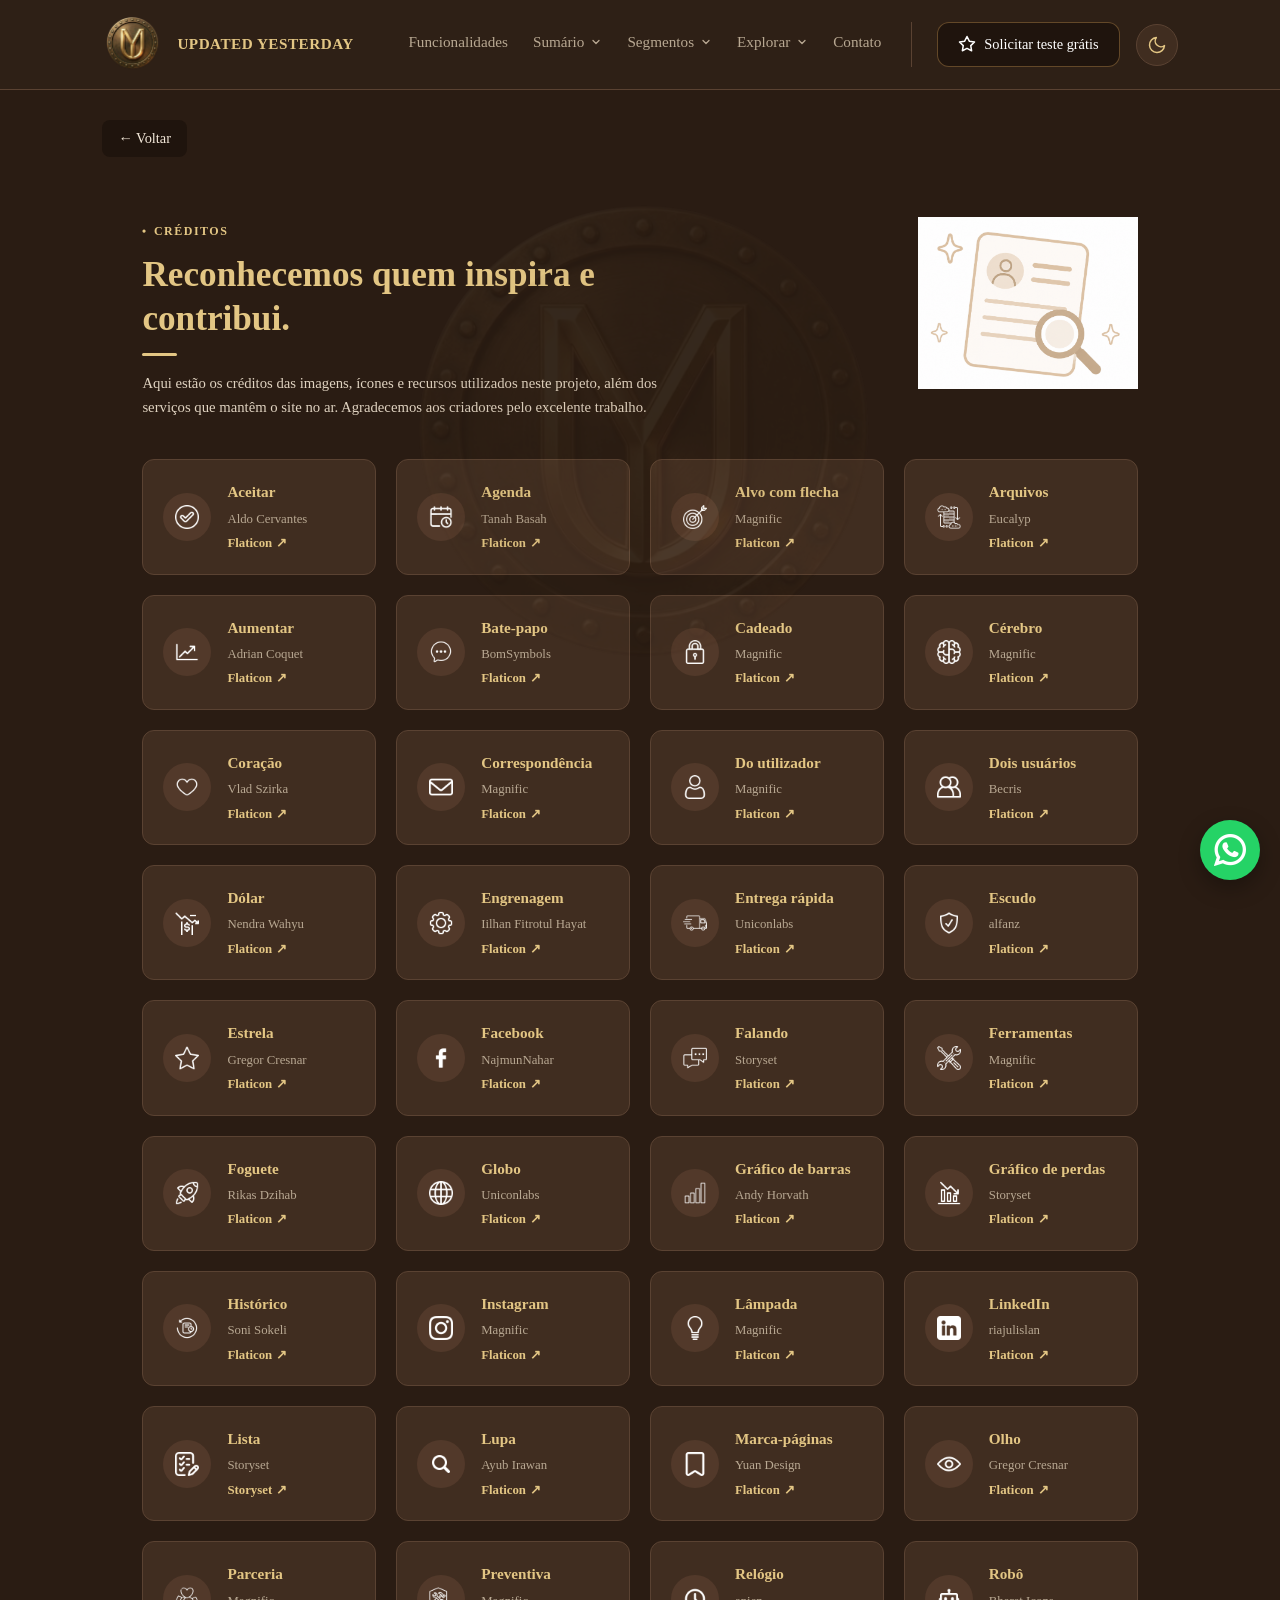
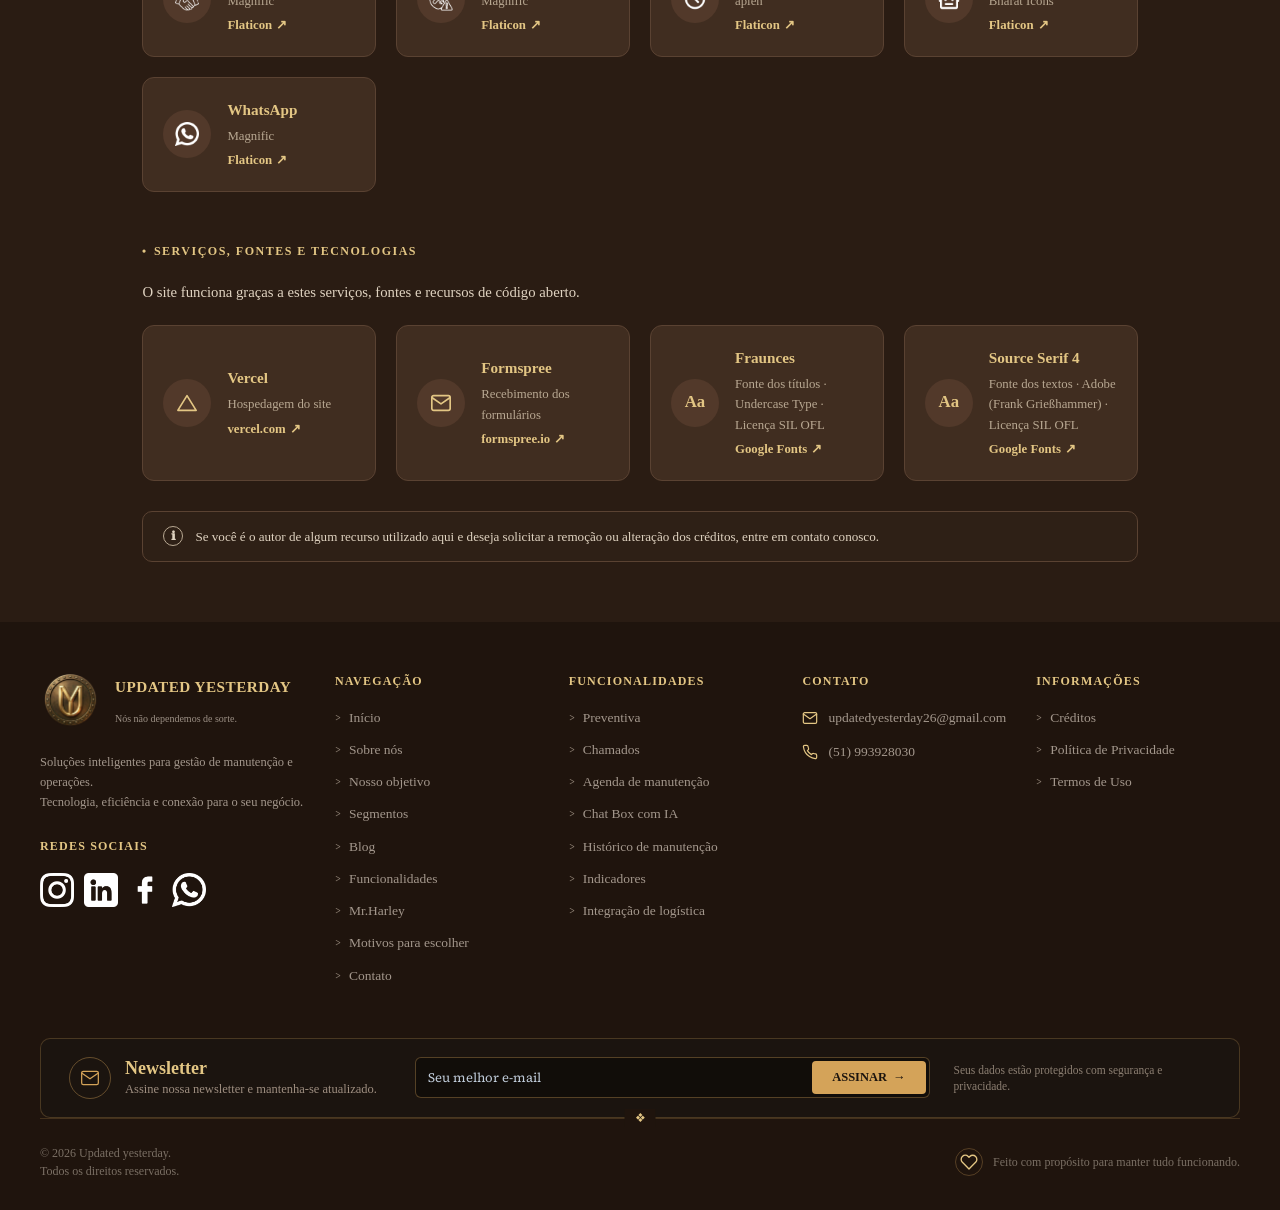
<file: creditos.html>
<!DOCTYPE html>
<html lang="pt-BR" class="tema-escuro">
<head>
    <meta charset="UTF-8">
    <meta name="viewport" content="width=device-width, initial-scale=1.0">
    <script>
        (function () {
            var r = document.documentElement;
            r.classList.add('tema-escuro', 'js-reveal');
            try { if (localStorage.getItem('uy-tema') === 'claro') r.classList.remove('tema-escuro'); } catch (e) {}
            // Plano B: se o scroll-reveal.js não carregar, nada fica escondido.
            setTimeout(function () { if (!window.__uyReveal) r.classList.remove('js-reveal'); }, 3000);
        })();
    </script>
    <meta name="description" content="Créditos de imagens, ícones, fontes e serviços utilizados no site da Updated Yesterday.">
    <meta name="theme-color" content="#2B231D">
    <meta property="og:type" content="website">
    <meta property="og:title" content="Créditos — Updated Yesterday">
    <meta property="og:description" content="Créditos de imagens, ícones, fontes e serviços utilizados no site da Updated Yesterday.">
    <meta property="og:image" content="Imagens/logotipo.png">
    <meta name="referrer" content="strict-origin-when-cross-origin">
    <meta http-equiv="Content-Security-Policy" content="upgrade-insecure-requests">
    <title>Créditos — Updated Yesterday</title>
    <link rel="preconnect" href="https://fonts.googleapis.com">
    <link rel="preconnect" href="https://fonts.gstatic.com" crossorigin>
    <link rel="stylesheet" href="https://fonts.googleapis.com/css2?family=Fraunces:opsz,wght@9..144,600;9..144,700&family=Source+Serif+4:wght@400;600;700&display=swap">
    <link rel="stylesheet" href="style.css">
    <link rel="icon" type="image/png" href="Imagens/logotipo.png">
</head>
<body>

    <!-- CABEÇALHO -->
<header class="cabecalho">
        <a href="index.html" class="conteiner-logo">
            <img src="Imagens/logotipo.png" alt="Logo Updated Yesterday" class="imagem-logo">
            <div class="textos-logo">
                <span class="titulo-logo">UPDATED YESTERDAY</span>
            </div>
        </a>

        <nav class="navegacao">
            <ul class="lista-menu">
                <li><a href="index.html#funcionalidades" class="link-direto">Funcionalidades</a></li>
                <li class="item-submenu">
                    <button type="button" class="link-submenu" aria-haspopup="true" aria-expanded="false">Sumário <svg viewBox="0 0 24 24" aria-hidden="true"><polyline points="6 9 12 15 18 9"></polyline></svg></button>
                    <ul class="submenu"><li><a href="index.html#hero">Início</a></li><li><a href="index.html#problema">O problema</a></li><li><a href="index.html#sistema">O sistema</a></li><li><a href="index.html#como-funciona">Como funciona</a></li><li><a href="index.html#funcionalidades">Funcionalidades</a></li><li><a href="index.html#mr-harley">Mr.Harley</a></li><li><a href="index.html#integrado">Tudo integrado</a></li><li><a href="index.html#escolher">Por que escolher a UY</a></li><li><a href="index.html#pioneiros">Clientes pioneiros</a></li><li><a href="index.html#faq">Perguntas frequentes</a></li><li><a href="index.html#solicitar-teste">Solicitar teste</a></li><li><a href="#rodape">Contato</a></li></ul>
                </li>
                <li class="item-submenu item-submenu-seg">
                    <a href="segmentos.html" class="link-submenu link-submenu-seg" aria-haspopup="true">Segmentos <svg viewBox="0 0 24 24" aria-hidden="true"><polyline points="6 9 12 15 18 9"></polyline></svg></a>
                    <ul class="submenu"><li><a href="segmentos.html#seg-industria">Indústria e manufatura</a></li><li><a href="segmentos.html#seg-logistica">Logística e transportes</a></li><li><a href="segmentos.html#seg-mineracao">Mineração e siderurgia</a></li><li><a href="segmentos.html#seg-agro">Agroindústria e alimentos</a></li><li><a href="segmentos.html#seg-energia">Energia e utilidades</a></li><li><a href="segmentos.html#seg-facilities">Facilities e predial</a></li></ul>
                </li>
                <li class="item-submenu">
                    <button type="button" class="link-submenu" aria-haspopup="true" aria-expanded="false">Explorar <svg viewBox="0 0 24 24" aria-hidden="true"><polyline points="6 9 12 15 18 9"></polyline></svg></button>
                    <ul class="submenu"><li><a href="sobre-nos.html">Sobre Nós<small>Quem somos, objetivo e equipe</small></a></li><li><a href="blog.html">Blog<small>Artigos, novidades e boas práticas</small></a></li></ul>
                </li>
                <li><a href="#rodape" class="link-direto">Contato</a></li>
            </ul>
        </nav>

        <div class="conteiner-botao">
            <a href="solicitar-orçamento.html" class="botao-acao">
                <svg xmlns="http://www.w3.org/2000/svg" width="18" height="18" viewBox="0 0 24 24" fill="none" stroke="currentColor" stroke-width="2" stroke-linecap="round" stroke-linejoin="round" aria-hidden="true"><polygon points="12 2 15.09 8.26 22 9.27 17 14.14 18.18 21.02 12 17.77 5.82 21.02 7 14.14 2 9.27 8.91 8.26 12 2"></polygon></svg>
                Solicitar teste grátis
            </a>
        </div>


        <button class="btn-tema" id="btn-tema" type="button" aria-label="Ativar modo claro" aria-pressed="true">
            <svg class="icone-sol" viewBox="0 0 24 24" stroke-width="1.8" stroke-linecap="round" stroke-linejoin="round">
                <circle cx="12" cy="12" r="4"></circle>
                <line x1="12" y1="2" x2="12" y2="4"></line>
                <line x1="12" y1="20" x2="12" y2="22"></line>
                <line x1="4.22" y1="4.22" x2="5.64" y2="5.64"></line>
                <line x1="18.36" y1="18.36" x2="19.78" y2="19.78"></line>
                <line x1="2" y1="12" x2="4" y2="12"></line>
                <line x1="20" y1="12" x2="22" y2="12"></line>
                <line x1="4.22" y1="19.78" x2="5.64" y2="18.36"></line>
                <line x1="18.36" y1="5.64" x2="19.78" y2="4.22"></line>
            </svg>
            <svg class="icone-lua" viewBox="0 0 24 24" stroke-width="1.8" stroke-linecap="round" stroke-linejoin="round">
                <path d="M21 12.79A9 9 0 1 1 11.21 3 7 7 0 0 0 21 12.79z"></path>
            </svg>
        </button>

        <button class="btn-hamburguer" id="btn-hamburguer" type="button" aria-label="Abrir menu" aria-expanded="false" aria-controls="menu-mobile">
            <span class="linha-hamburguer"></span>
            <span class="linha-hamburguer"></span>
            <span class="linha-hamburguer"></span>
        </button>
    </header>

    <!-- MENU MOBILE (HAMBÚRGUER) -->
    <div class="overlay-menu-mobile" id="overlay-menu-mobile"></div>
    <nav class="menu-mobile" id="menu-mobile" aria-hidden="true">
        <ul class="lista-menu-mobile">
            <li><a href="index.html#funcionalidades" class="link-menu-mobile">Funcionalidades</a></li>
            <li><a href="#rodape" class="link-menu-mobile">Contato</a></li>
            <li class="item-submenu-mobile">
                <button type="button" class="link-menu-mobile btn-submenu-mobile" aria-expanded="false">Sumário <svg viewBox="0 0 24 24" aria-hidden="true"><polyline points="6 9 12 15 18 9"></polyline></svg></button>
                <ul class="submenu-mobile"><li><a href="index.html#hero">Início</a></li><li><a href="index.html#problema">O problema</a></li><li><a href="index.html#sistema">O sistema</a></li><li><a href="index.html#como-funciona">Como funciona</a></li><li><a href="index.html#funcionalidades">Funcionalidades</a></li><li><a href="index.html#mr-harley">Mr.Harley</a></li><li><a href="index.html#integrado">Tudo integrado</a></li><li><a href="index.html#escolher">Por que escolher a UY</a></li><li><a href="index.html#pioneiros">Clientes pioneiros</a></li><li><a href="index.html#faq">Perguntas frequentes</a></li><li><a href="index.html#solicitar-teste">Solicitar teste</a></li><li><a href="#rodape">Contato</a></li></ul>
            </li>
            <li class="item-submenu-mobile">
                <button type="button" class="link-menu-mobile btn-submenu-mobile" aria-expanded="false">Segmentos <svg viewBox="0 0 24 24" aria-hidden="true"><polyline points="6 9 12 15 18 9"></polyline></svg></button>
                <ul class="submenu-mobile"><li><a href="segmentos.html">Ver todos os segmentos</a></li><li><a href="segmentos.html#seg-industria">Indústria e manufatura</a></li><li><a href="segmentos.html#seg-logistica">Logística e transportes</a></li><li><a href="segmentos.html#seg-mineracao">Mineração e siderurgia</a></li><li><a href="segmentos.html#seg-agro">Agroindústria e alimentos</a></li><li><a href="segmentos.html#seg-energia">Energia e utilidades</a></li><li><a href="segmentos.html#seg-facilities">Facilities e predial</a></li></ul>
            </li>
            <li class="item-submenu-mobile">
                <button type="button" class="link-menu-mobile btn-submenu-mobile" aria-expanded="false">Explorar <svg viewBox="0 0 24 24" aria-hidden="true"><polyline points="6 9 12 15 18 9"></polyline></svg></button>
                <ul class="submenu-mobile"><li><a href="sobre-nos.html">Sobre Nós</a></li><li><a href="blog.html">Blog</a></li></ul>
            </li>
        </ul>
        <a href="solicitar-orçamento.html" class="botao-acao botao-acao-mobile">
            <svg xmlns="http://www.w3.org/2000/svg" width="18" height="18" viewBox="0 0 24 24" fill="none" stroke="currentColor" stroke-width="2" stroke-linecap="round" stroke-linejoin="round" aria-hidden="true"><polygon points="12 2 15.09 8.26 22 9.27 17 14.14 18.18 21.02 12 17.77 5.82 21.02 7 14.14 2 9.27 8.91 8.26 12 2"></polygon></svg>
            Solicitar teste grátis
        </a>
    </nav>

    <main id="conteudo-principal">
    <button class="link-voltar-pagina" onclick="history.back()" type="button">
        ← Voltar
    </button>

    <section class="creditos-section" id="creditosfinais">
      <div class="creditos-header revelar-cima">
        <div class="creditos-header-content">
          <span class="creditos-tag">CRÉDITOS</span>
          <h2 class="creditos-titulo">Reconhecemos quem inspira e contribui.</h2>
          <p class="creditos-subtitulo">
            Aqui estão os créditos das imagens, ícones e recursos utilizados neste projeto, além dos serviços que mantêm o site no ar. Agradecemos aos criadores pelo excelente trabalho.
          </p>
        </div>
        <div class="creditos-header-ilustracao">
          <img src="Imagens/créditos.png" alt="Ilustração de Créditos" />
        </div>
      </div>

      <!-- ÍCONES (ordem alfabética) -->
      <div class="creditos-grid revelar-cascata">
        <div class="credito-card">
          <div class="credito-icone">
            <img src="Icones/icones-claros/aceitar.png" alt="" loading="lazy" />
          </div>
          <div class="credito-info">
            <h3 class="credito-item-titulo">Aceitar</h3>
            <span class="credito-fonte">Aldo Cervantes</span>
            <a href="https://www.flaticon.com/br/icone-gratis/aceitar_2550214?term=positivo&page=1&position=4&origin=search&related_id=2550214" target="_blank" rel="noopener noreferrer" class="credito-link">Flaticon <span class="icon-external" aria-hidden="true">↗</span></a>
          </div>
        </div>
        <div class="credito-card">
          <div class="credito-icone">
            <img src="Icones/icones-escuros/agenda.png" alt="" loading="lazy" />
          </div>
          <div class="credito-info">
            <h3 class="credito-item-titulo">Agenda</h3>
            <span class="credito-fonte">Tanah Basah</span>
            <a href="https://www.flaticon.com/br/icone-gratis/agenda_8740776?term=agenda&page=1&position=4&origin=search&related_id=8740776" target="_blank" rel="noopener noreferrer" class="credito-link">Flaticon <span class="icon-external" aria-hidden="true">↗</span></a>
          </div>
        </div>
        <div class="credito-card">
          <div class="credito-icone">
            <img src="Icones/icones-escuros/alvo-com-flecha.png" alt="" loading="lazy" />
          </div>
          <div class="credito-info">
            <h3 class="credito-item-titulo">Alvo com flecha</h3>
            <span class="credito-fonte">Magnific</span>
            <a href="https://www.flaticon.com" target="_blank" rel="noopener noreferrer" class="credito-link">Flaticon <span class="icon-external" aria-hidden="true">↗</span></a>
          </div>
        </div>
        <div class="credito-card">
          <div class="credito-icone">
            <img src="Icones/icones-claros/arquivos.png" alt="" loading="lazy" />
          </div>
          <div class="credito-info">
            <h3 class="credito-item-titulo">Arquivos</h3>
            <span class="credito-fonte">Eucalyp</span>
            <a href="https://www.flaticon.com/br/icone-gratis/banco-de-dados-em-nuvem_2637294?term=banco+de+dados&related_id=2637294" target="_blank" rel="noopener noreferrer" class="credito-link">Flaticon <span class="icon-external" aria-hidden="true">↗</span></a>
          </div>
        </div>
        <div class="credito-card">
          <div class="credito-icone">
            <img src="Icones/icones-escuros/grafico.png" alt="" loading="lazy" />
          </div>
          <div class="credito-info">
            <h3 class="credito-item-titulo">Aumentar</h3>
            <span class="credito-fonte">Adrian Coquet</span>
            <a href="https://www.flaticon.com" target="_blank" rel="noopener noreferrer" class="credito-link">Flaticon <span class="icon-external" aria-hidden="true">↗</span></a>
          </div>
        </div>
        <div class="credito-card">
          <div class="credito-icone">
            <img src="Icones/icones-escuros/bolha-de-bate-papo.png" alt="" loading="lazy" />
          </div>
          <div class="credito-info">
            <h3 class="credito-item-titulo">Bate-papo</h3>
            <span class="credito-fonte">BomSymbols</span>
            <a href="https://www.flaticon.com/br/icone-gratis/falando_2594058?term=bal%C3%A3o+de+fala&page=1&position=10&origin=search&related_id=2594058" target="_blank" rel="noopener noreferrer" class="credito-link">Flaticon <span class="icon-external" aria-hidden="true">↗</span></a>
          </div>
        </div>
        <div class="credito-card">
          <div class="credito-icone">
            <img src="Icones/icones-claros/cadeado.png" alt="" loading="lazy" />
          </div>
          <div class="credito-info">
            <h3 class="credito-item-titulo">Cadeado</h3>
            <span class="credito-fonte">Magnific</span>
            <a href="https://www.flaticon.com/br/icone-gratis/cadeado_2575570?term=cadeado&page=1&position=8&origin=search&related_id=2575570" target="_blank" rel="noopener noreferrer" class="credito-link">Flaticon <span class="icon-external" aria-hidden="true">↗</span></a>
          </div>
        </div>
        <div class="credito-card">
          <div class="credito-icone">
            <img src="Icones/icones-claros/cerebro.png" alt="" loading="lazy" />
          </div>
          <div class="credito-info">
            <h3 class="credito-item-titulo">Cérebro</h3>
            <span class="credito-fonte">Magnific</span>
            <a href="https://www.flaticon.com/br/icone-gratis/cerebro_170082?term=cerebro&page=1&position=44&origin=search&related_id=170082" target="_blank" rel="noopener noreferrer" class="credito-link">Flaticon <span class="icon-external" aria-hidden="true">↗</span></a>
          </div>
        </div>
        <div class="credito-card">
          <div class="credito-icone">
            <img src="Icones/icones-escuros/coracao.png" alt="" loading="lazy" />
          </div>
          <div class="credito-info">
            <h3 class="credito-item-titulo">Coração</h3>
            <span class="credito-fonte">Vlad Szirka</span>
            <a href="https://www.flaticon.com/br/icone-gratis/coracao_2589197?term=cora%C3%A7%C3%A3o&page=1&position=6&origin=search&related_id=2589197" target="_blank" rel="noopener noreferrer" class="credito-link">Flaticon <span class="icon-external" aria-hidden="true">↗</span></a>
          </div>
        </div>
        <div class="credito-card">
          <div class="credito-icone">
            <img src="Icones/icones-claros/correspondencia.png" alt="" loading="lazy" />
          </div>
          <div class="credito-info">
            <h3 class="credito-item-titulo">Correspondência</h3>
            <span class="credito-fonte">Magnific</span>
            <a href="https://www.flaticon.com/br/icone-gratis/correspondencia_6011093?term=cartas&page=1&position=2&origin=search&related_id=6011093" target="_blank" rel="noopener noreferrer" class="credito-link">Flaticon <span class="icon-external" aria-hidden="true">↗</span></a>
          </div>
        </div>
        <div class="credito-card">
          <div class="credito-icone">
            <img src="Icones/icones-escuros/do-utilizador.png" alt="" loading="lazy" />
          </div>
          <div class="credito-info">
            <h3 class="credito-item-titulo">Do utilizador</h3>
            <span class="credito-fonte">Magnific</span>
            <a href="https://www.flaticon.com/br/icone-gratis/do-utilizador_1077063?term=pessoas&page=1&position=4&origin=search&related_id=1077063" target="_blank" rel="noopener noreferrer" class="credito-link">Flaticon <span class="icon-external" aria-hidden="true">↗</span></a>
          </div>
        </div>
        <div class="credito-card">
          <div class="credito-icone">
            <img src="Icones/icones-claros/duaspessoas-creme.png" alt="" loading="lazy" />
          </div>
          <div class="credito-info">
            <h3 class="credito-item-titulo">Dois usuários</h3>
            <span class="credito-fonte">Becris</span>
            <a href="https://www.flaticon.com/br/icone-gratis/comercial_860800?term=pessoas&page=1&position=56&origin=search&related_id=860800" target="_blank" rel="noopener noreferrer" class="credito-link">Flaticon <span class="icon-external" aria-hidden="true">↗</span></a>
          </div>
        </div>
        <div class="credito-card">
          <div class="credito-icone">
            <img src="Icones/icones-escuros/dolar.png" alt="" loading="lazy" />
          </div>
          <div class="credito-info">
            <h3 class="credito-item-titulo">Dólar</h3>
            <span class="credito-fonte">Nendra Wahyu</span>
            <a href="https://www.flaticon.com" target="_blank" rel="noopener noreferrer" class="credito-link">Flaticon <span class="icon-external" aria-hidden="true">↗</span></a>
          </div>
        </div>
        <div class="credito-card">
          <div class="credito-icone">
            <img src="Icones/icones-escuros/configuracao.png" alt="" loading="lazy" />
          </div>
          <div class="credito-info">
            <h3 class="credito-item-titulo">Engrenagem</h3>
            <span class="credito-fonte">Iilhan Fitrotul Hayat</span>
            <a href="https://www.flaticon.com/br/icone-gratis/configuracao_2956788?term=configura%C3%A7%C3%A3o&page=1&position=6&origin=search&related_id=2956788" target="_blank" rel="noopener noreferrer" class="credito-link">Flaticon <span class="icon-external" aria-hidden="true">↗</span></a>
          </div>
        </div>
        <div class="credito-card">
          <div class="credito-icone">
            <img src="Icones/icones-claros/entrega-rapida.png" alt="" loading="lazy" />
          </div>
          <div class="credito-info">
            <h3 class="credito-item-titulo">Entrega rápida</h3>
            <span class="credito-fonte">Uniconlabs</span>
            <a href="https://www.flaticon.com/br/icone-gratis/entrega-rapida_5470304?term=caminh%C3%A3o&page=1&position=26&origin=search&related_id=5470304" target="_blank" rel="noopener noreferrer" class="credito-link">Flaticon <span class="icon-external" aria-hidden="true">↗</span></a>
          </div>
        </div>
        <div class="credito-card">
          <div class="credito-icone">
            <img src="Icones/icones-escuros/escudo.png" alt="" loading="lazy" />
          </div>
          <div class="credito-info">
            <h3 class="credito-item-titulo">Escudo</h3>
            <span class="credito-fonte">alfanz</span>
            <a href="https://www.flaticon.com/br/icone-gratis/seguro_8227009?term=seguran%C3%A7a&page=1&position=9&origin=search&related_id=8227009" target="_blank" rel="noopener noreferrer" class="credito-link">Flaticon <span class="icon-external" aria-hidden="true">↗</span></a>
          </div>
        </div>
        <div class="credito-card">
          <div class="credito-icone">
            <img src="Icones/icones-escuros/estrela.png" alt="" loading="lazy" />
          </div>
          <div class="credito-info">
            <h3 class="credito-item-titulo">Estrela</h3>
            <span class="credito-fonte">Gregor Cresnar</span>
            <a href="https://www.flaticon.com/br/icone-gratis/estrela_126482?term=estrela&page=1&position=1&origin=search&related_id=126482" target="_blank" rel="noopener noreferrer" class="credito-link">Flaticon <span class="icon-external" aria-hidden="true">↗</span></a>
          </div>
        </div>
        <div class="credito-card">
          <div class="credito-icone">
            <img src="Icones/icones-claros/facebook.png" alt="" loading="lazy" />
          </div>
          <div class="credito-info">
            <h3 class="credito-item-titulo">Facebook</h3>
            <span class="credito-fonte">NajmunNahar</span>
            <a href="https://www.flaticon.com/br/icone-gratis/facebook_3128208?term=facebook&page=1&position=5&origin=search&related_id=3128208" target="_blank" rel="noopener noreferrer" class="credito-link">Flaticon <span class="icon-external" aria-hidden="true">↗</span></a>
          </div>
        </div>
        <div class="credito-card">
          <div class="credito-icone">
            <img src="Icones/icones-escuros/falando.png" alt="" loading="lazy" />
          </div>
          <div class="credito-info">
            <h3 class="credito-item-titulo">Falando</h3>
            <span class="credito-fonte">Storyset</span>
            <a href="https://www.flaticon.com/br/icone-gratis/falando_2594058?term=bal%C3%A3o+de+fala&page=1&position=10&origin=search&related_id=2594058" target="_blank" rel="noopener noreferrer" class="credito-link">Flaticon <span class="icon-external" aria-hidden="true">↗</span></a>
          </div>
        </div>
        <div class="credito-card">
          <div class="credito-icone">
            <img src="Icones/icones-claros/ferramentas.png" alt="" loading="lazy" />
          </div>
          <div class="credito-info">
            <h3 class="credito-item-titulo">Ferramentas</h3>
            <span class="credito-fonte">Magnific</span>
            <a href="https://www.flaticon.com/br/icone-gratis/ferramentas_1077198?term=ferramentas&page=1&position=1&origin=search&related_id=1077198" target="_blank" rel="noopener noreferrer" class="credito-link">Flaticon <span class="icon-external" aria-hidden="true">↗</span></a>
          </div>
        </div>
        <div class="credito-card">
          <div class="credito-icone">
            <img src="Icones/icones-escuros/foguete.png" alt="" loading="lazy" />
          </div>
          <div class="credito-info">
            <h3 class="credito-item-titulo">Foguete</h3>
            <span class="credito-fonte">Rikas Dzihab</span>
            <a href="https://www.flaticon.com/br/icone-gratis/startup_8468302?term=foguete&page=1&position=39&origin=search&related_id=8468302" target="_blank" rel="noopener noreferrer" class="credito-link">Flaticon <span class="icon-external" aria-hidden="true">↗</span></a>
          </div>
        </div>
        <div class="credito-card">
          <div class="credito-icone">
            <img src="Icones/icones-claros/globo.png" alt="" loading="lazy" />
          </div>
          <div class="credito-info">
            <h3 class="credito-item-titulo">Globo</h3>
            <span class="credito-fonte">Uniconlabs</span>
            <a href="https://www.flaticon.com/br/icone-gratis/globo_3870936?term=globo&page=1&position=3&origin=search&related_id=3870936" target="_blank" rel="noopener noreferrer" class="credito-link">Flaticon <span class="icon-external" aria-hidden="true">↗</span></a>
          </div>
        </div>
        <div class="credito-card">
          <div class="credito-icone">
            <img src="Icones/icones-escuros/grafico-de-barras.png" alt="" loading="lazy" />
          </div>
          <div class="credito-info">
            <h3 class="credito-item-titulo">Gráfico de barras</h3>
            <span class="credito-fonte">Andy Horvath</span>
            <a href="https://www.flaticon.com/br/icone-gratis/grafico-de-barras_4279509?term=grafico&page=1&position=27&origin=search&related_id=4279509" target="_blank" rel="noopener noreferrer" class="credito-link">Flaticon <span class="icon-external" aria-hidden="true">↗</span></a>
          </div>
        </div>
        <div class="credito-card">
          <div class="credito-icone">
            <img src="Icones/icones-escuros/grafico-de-perdas.png" alt="" loading="lazy" />
          </div>
          <div class="credito-info">
            <h3 class="credito-item-titulo">Gráfico de perdas</h3>
            <span class="credito-fonte">Storyset</span>
            <a href="https://www.flaticon.com/br/icone-gratis/grafico-de-perdas_15916677?term=grafico+descendo&related_id=15916677" target="_blank" rel="noopener noreferrer" class="credito-link">Flaticon <span class="icon-external" aria-hidden="true">↗</span></a>
          </div>
        </div>
        <div class="credito-card">
          <div class="credito-icone">
            <img src="Icones/icones-escuros/historia.png" alt="" loading="lazy" />
          </div>
          <div class="credito-info">
            <h3 class="credito-item-titulo">Histórico</h3>
            <span class="credito-fonte">Soni Sokeli</span>
            <a href="https://www.flaticon.com/br/icone-gratis/historia_6888510?term=historico&page=1&position=5&origin=search&related_id=6888510" target="_blank" rel="noopener noreferrer" class="credito-link">Flaticon <span class="icon-external" aria-hidden="true">↗</span></a>
          </div>
        </div>
        <div class="credito-card">
          <div class="credito-icone">
            <img src="Icones/icones-claros/instagram.png" alt="" loading="lazy" />
          </div>
          <div class="credito-info">
            <h3 class="credito-item-titulo">Instagram</h3>
            <span class="credito-fonte">Magnific</span>
            <a href="https://www.flaticon.com/br/icone-gratis/instagram_1384031?term=instagram&page=1&position=4&origin=search&related_id=1384031" target="_blank" rel="noopener noreferrer" class="credito-link">Flaticon <span class="icon-external" aria-hidden="true">↗</span></a>
          </div>
        </div>
        <div class="credito-card">
          <div class="credito-icone">
            <img src="Icones/icones-escuros/ideia-criativa.png" alt="" loading="lazy" />
          </div>
          <div class="credito-info">
            <h3 class="credito-item-titulo">Lâmpada</h3>
            <span class="credito-fonte">Magnific</span>
            <a href="https://www.flaticon.com/br/icone-gratis/ideia-criativa_1819990?term=lampada&page=1&position=13&origin=search&related_id=1819990" target="_blank" rel="noopener noreferrer" class="credito-link">Flaticon <span class="icon-external" aria-hidden="true">↗</span></a>
          </div>
        </div>
        <div class="credito-card">
          <div class="credito-icone">
            <img src="Icones/icones-claros/linkedin.png" alt="" loading="lazy" />
          </div>
          <div class="credito-info">
            <h3 class="credito-item-titulo">LinkedIn</h3>
            <span class="credito-fonte">riajulislan</span>
            <a href="https://www.flaticon.com/br/icone-gratis/linkedin_3536569?term=linkedin&page=1&position=10&origin=search&related_id=3536569" target="_blank" rel="noopener noreferrer" class="credito-link">Flaticon <span class="icon-external" aria-hidden="true">↗</span></a>
          </div>
        </div>
        <div class="credito-card">
          <div class="credito-icone">
            <img src="Icones/icones-escuros/lista.png" alt="" loading="lazy" />
          </div>
          <div class="credito-info">
            <h3 class="credito-item-titulo">Lista</h3>
            <span class="credito-fonte">Storyset</span>
            <a href="https://storyset.com" target="_blank" rel="noopener noreferrer" class="credito-link">Storyset <span class="icon-external" aria-hidden="true">↗</span></a>
          </div>
        </div>
        <div class="credito-card">
          <div class="credito-icone">
            <img src="Icones/icones-claros/lupa.png" alt="" loading="lazy" />
          </div>
          <div class="credito-info">
            <h3 class="credito-item-titulo">Lupa</h3>
            <span class="credito-fonte">Ayub Irawan</span>
            <a href="https://www.flaticon.com/br/icone-gratis/lupa_2311526?term=lupa&page=1&position=3&origin=search&related_id=2311526" target="_blank" rel="noopener noreferrer" class="credito-link">Flaticon <span class="icon-external" aria-hidden="true">↗</span></a>
          </div>
        </div>
        <div class="credito-card">
          <div class="credito-icone">
            <img src="Icones/icones-escuros/marca-paginas.png" alt="" loading="lazy" />
          </div>
          <div class="credito-info">
            <h3 class="credito-item-titulo">Marca-páginas</h3>
            <span class="credito-fonte">Yuan Design</span>
            <a href="https://www.flaticon.com/br/icone-gratis/marca-paginas_5186087?term=salvar&page=1&position=5&origin=search&related_id=5186087" target="_blank" rel="noopener noreferrer" class="credito-link">Flaticon <span class="icon-external" aria-hidden="true">↗</span></a>
          </div>
        </div>
        <div class="credito-card">
          <div class="credito-icone">
            <img src="Icones/icones-escuros/olho.png" alt="" loading="lazy" />
          </div>
          <div class="credito-info">
            <h3 class="credito-item-titulo">Olho</h3>
            <span class="credito-fonte">Gregor Cresnar</span>
            <a href="https://www.flaticon.com/br/icone-gratis/olho_158746?term=olho&page=1&position=4&origin=search&related_id=158746" target="_blank" rel="noopener noreferrer" class="credito-link">Flaticon <span class="icon-external" aria-hidden="true">↗</span></a>
          </div>
        </div>
        <div class="credito-card">
          <div class="credito-icone">
            <img src="Icones/icones-escuros/parceria.png" alt="" loading="lazy" />
          </div>
          <div class="credito-info">
            <h3 class="credito-item-titulo">Parceria</h3>
            <span class="credito-fonte">Magnific</span>
            <a href="https://www.flaticon.com/br/icone-gratis/handshake-de-parceria_2665080?term=parceria&page=1&position=11&origin=search&related_id=2665080" target="_blank" rel="noopener noreferrer" class="credito-link">Flaticon <span class="icon-external" aria-hidden="true">↗</span></a>
          </div>
        </div>
        <div class="credito-card">
          <div class="credito-icone">
            <img src="Icones/icones-escuros/preventivo.png" alt="" loading="lazy" />
          </div>
          <div class="credito-info">
            <h3 class="credito-item-titulo">Preventiva</h3>
            <span class="credito-fonte">Magnific</span>
            <a href="https://www.flaticon.com" target="_blank" rel="noopener noreferrer" class="credito-link">Flaticon <span class="icon-external" aria-hidden="true">↗</span></a>
          </div>
        </div>
        <div class="credito-card">
          <div class="credito-icone">
            <img src="Icones/icones-escuros/relogio.png" alt="" loading="lazy" />
          </div>
          <div class="credito-info">
            <h3 class="credito-item-titulo">Relógio</h3>
            <span class="credito-fonte">apien</span>
            <a href="https://www.flaticon.com/br/icone-gratis/relogio_4024449?term=relogio&page=1&position=24&origin=search&related_id=4024449" target="_blank" rel="noopener noreferrer" class="credito-link">Flaticon <span class="icon-external" aria-hidden="true">↗</span></a>
          </div>
        </div>
        <div class="credito-card">
          <div class="credito-icone">
            <img src="Icones/icones-claros/robo.png" alt="" loading="lazy" />
          </div>
          <div class="credito-info">
            <h3 class="credito-item-titulo">Robô</h3>
            <span class="credito-fonte">Bharat Icons</span>
            <a href="https://www.flaticon.com/br/icone-gratis/robo_7220142?term=robo&page=1&position=13&origin=search&related_id=7220142" target="_blank" rel="noopener noreferrer" class="credito-link">Flaticon <span class="icon-external" aria-hidden="true">↗</span></a>
          </div>
        </div>
        <div class="credito-card">
          <div class="credito-icone">
            <img src="Icones/icones-claros/whatsapp.png" alt="" loading="lazy" />
          </div>
          <div class="credito-info">
            <h3 class="credito-item-titulo">WhatsApp</h3>
            <span class="credito-fonte">Magnific</span>
            <a href="https://www.flaticon.com/br/icone-gratis/whatsapp_154858?term=whatsapp&page=1&position=2&origin=search&related_id=154858" target="_blank" rel="noopener noreferrer" class="credito-link">Flaticon <span class="icon-external" aria-hidden="true">↗</span></a>
          </div>
        </div>
      </div>

      <!-- SERVIÇOS, FONTES E TECNOLOGIAS -->
      <div class="creditos-subtitulo-bloco revelar-cima">
        <span class="creditos-tag">SERVIÇOS, FONTES E TECNOLOGIAS</span>
        <p class="creditos-subtitulo">O site funciona graças a estes serviços, fontes e recursos de código aberto.</p>
      </div>

      <div class="creditos-grid creditos-grid--servicos revelar-cascata">
        <div class="credito-card">
          <div class="credito-icone"><svg viewBox="0 0 24 24" width="22" height="22" fill="none" stroke="var(--cor-destaque-dourado)" stroke-width="1.8" stroke-linecap="round" stroke-linejoin="round" aria-hidden="true"><path d="M12 4 22 20H2z"/></svg></div>
          <div class="credito-info">
            <h3 class="credito-item-titulo">Vercel</h3>
            <span class="credito-fonte">Hospedagem do site</span>
            <a href="https://vercel.com" target="_blank" rel="noopener noreferrer" class="credito-link">vercel.com <span class="icon-external" aria-hidden="true">↗</span></a>
          </div>
        </div>
        <div class="credito-card">
          <div class="credito-icone"><svg viewBox="0 0 24 24" width="22" height="22" fill="none" stroke="var(--cor-destaque-dourado)" stroke-width="1.8" stroke-linecap="round" stroke-linejoin="round" aria-hidden="true"><path d="M4 4h16c1.1 0 2 .9 2 2v12c0 1.1-.9 2-2 2H4c-1.1 0-2-.9-2-2V6c0-1.1.9-2 2-2z"/><polyline points="22,6 12,13 2,6"/></svg></div>
          <div class="credito-info">
            <h3 class="credito-item-titulo">Formspree</h3>
            <span class="credito-fonte">Recebimento dos formulários</span>
            <a href="https://formspree.io" target="_blank" rel="noopener noreferrer" class="credito-link">formspree.io <span class="icon-external" aria-hidden="true">↗</span></a>
          </div>
        </div>
        <div class="credito-card">
          <div class="credito-icone"><span class="credito-glifo" aria-hidden="true">Aa</span></div>
          <div class="credito-info">
            <h3 class="credito-item-titulo">Fraunces</h3>
            <span class="credito-fonte">Fonte dos títulos · Undercase Type · Licença SIL OFL</span>
            <a href="https://fonts.google.com/specimen/Fraunces" target="_blank" rel="noopener noreferrer" class="credito-link">Google Fonts <span class="icon-external" aria-hidden="true">↗</span></a>
          </div>
        </div>
        <div class="credito-card">
          <div class="credito-icone"><span class="credito-glifo" aria-hidden="true">Aa</span></div>
          <div class="credito-info">
            <h3 class="credito-item-titulo">Source Serif 4</h3>
            <span class="credito-fonte">Fonte dos textos · Adobe (Frank Grießhammer) · Licença SIL OFL</span>
            <a href="https://fonts.google.com/specimen/Source+Serif+4" target="_blank" rel="noopener noreferrer" class="credito-link">Google Fonts <span class="icon-external" aria-hidden="true">↗</span></a>
          </div>
        </div>
      </div>

      <div class="creditos-aviso revelar">
        <span class="aviso-icone">ℹ</span>
        <p>Se você é o autor de algum recurso utilizado aqui e deseja solicitar a remoção ou alteração dos créditos, entre em contato conosco.</p>
      </div>
    </section>
  </main>

        <!-- RODAPÉ -->
        <footer class="footer" id="rodape">
            <div class="footer-container">
            
            <!-- GRID SUPERIOR (5 COLUNAS) -->
            <div class="footer-top revelar-cascata">
                
                <!-- COLUNA 1: LOGO E DESCRIÇÃO -->
                <div class="footer-col col-brand">
                <div class="brand-header">
                    <!-- Espaço reservado para a LOGO ao lado do texto -->
                    <div class="logo-placeholder">
                    <img src="Imagens/logotipo.png" alt="Logo Updated Yesterday">
                    </div>
                    <div class="brand-title">
                    <h2>UPDATED YESTERDAY</h2>
                            <p class="subtitle">Nós não dependemos de sorte.</p>
                    </div>
                </div>

                <p class="brand-description">
                    Soluções inteligentes para gestão de manutenção e operações.<br>
                    Tecnologia, eficiência e conexão para o seu negócio.
                </p>

                <div class="social-section">
                    <h4 class="section-title">REDES SOCIAIS</h4>
                    <div class="social-links">
                    <a href="https://www.instagram.com/p/DcltIoWEeUV/?igsi=NTBnZ2xrN2NycWJ2" title="Instagram"><img src="Icones/icones-claros/instagram.png" alt="" class="sociais-img"></a>
                    <a href="https://www.linkedin.com/company/updated-yesterday/posts/?viewAsMember=true" title="LinkedIn"><img src="Icones/icones-claros/linkedin.png" alt="" class="sociais-img"></a>
                    <a href="https://www.facebook.com/share/1K7FVFRbi6/" title="Facebook"><img src="Icones/icones-claros/facebook.png" alt="" class="sociais-img"></a>
                    <a href="https://wa.me/message/VCNQYGT4VERDC1" title="WhatsApp"><img src="Icones/icones-claros/whatsapp.png" alt="" class="sociais-img"></a>
                    </div>
                </div>
                </div>

                <!-- COLUNA 2: NAVEGAÇÃO -->
                <div class="footer-col">
                <h4 class="section-title">NAVEGAÇÃO</h4>
                <ul class="footer-list">
                    <li><a href="index.html#hero">Início</a></li>
                    <li><a href="sobre-nos.html">Sobre nós</a></li>
                    <li><a href="sobre-nos.html#objetivo">Nosso objetivo</a></li>
                    <li><a href="segmentos.html">Segmentos</a></li>
                    <li><a href="blog.html">Blog</a></li>
                    <li><a href="index.html#funcionalidades">Funcionalidades</a></li>
                    <li><a href="index.html#mr-harley">Mr.Harley</a></li>
                    <li><a href="index.html#escolher">Motivos para escolher</a></li>
                    <li><a href="#rodape">Contato</a></li>
                </ul>
                </div>

                <!-- COLUNA 3: FUNCIONALIDADES -->
                <div class="footer-col">
                <h4 class="section-title">FUNCIONALIDADES</h4>
                <ul class="footer-list">
                    <li><a href="index.html#fn-preventiva">Preventiva</a></li>
                    <li><a href="index.html#fn-chamados">Chamados</a></li>
                    <li><a href="index.html#fn-agenda">Agenda de manutenção</a></li>
                    <li><a href="index.html#fn-ia">Chat Box com IA</a></li>
                    <li><a href="index.html#fn-historico">Histórico de manutenção</a></li>
                    <li><a href="index.html#fn-indicadores">Indicadores</a></li>
                    <li><a href="index.html#fn-logistica">Integração de logística</a></li>
                </ul>
                </div>

                <!-- COLUNA 4: CONTATO -->
                <div class="footer-col">
                <h4 class="section-title">CONTATO</h4>
                <ul class="contact-list">
                    <li>
                    <span class="contact-icon"><svg width="16" height="16" viewBox="0 0 24 24" fill="none" stroke="currentColor" stroke-width="1.8" stroke-linecap="round" stroke-linejoin="round" aria-hidden="true"><rect x="2" y="4" width="20" height="16" rx="2"></rect><polyline points="22,6 12,13 2,6"></polyline></svg></span>
                    <a href="mailto:updatedyesterday26@gmail.com">updatedyesterday26@gmail.com</a>
                    </li>
                    <li>
                    <span class="contact-icon"><svg width="16" height="16" viewBox="0 0 24 24" fill="none" stroke="currentColor" stroke-width="1.8" stroke-linecap="round" stroke-linejoin="round" aria-hidden="true"><path d="M22 16.92v3a2 2 0 0 1-2.18 2 19.8 19.8 0 0 1-8.63-3.07 19.5 19.5 0 0 1-6-6 19.8 19.8 0 0 1-3.07-8.67A2 2 0 0 1 4.11 2h3a2 2 0 0 1 2 1.72c.13.96.36 1.9.7 2.81a2 2 0 0 1-.45 2.11L8.09 9.91a16 16 0 0 0 6 6l1.27-1.27a2 2 0 0 1 2.11-.45c.91.34 1.85.57 2.81.7A2 2 0 0 1 22 16.92z"></path></svg></span>
                    <span>(51) 993928030</span>
                    </li>
                  

                </ul>
                </div>

                <!-- COLUNA 5: INFORMAÇÕES -->
                <div class="footer-col">
                <h4 class="section-title">INFORMAÇÕES</h4>
                <ul class="footer-list">
                    <li><a href="creditos.html">Créditos</a></li>
                    <li><a href="politica-de-provacidade.html">Política de Privacidade</a></li>
                    <li><a href="termos-de-uso.html">Termos de Uso</a></li>
                </ul>
                </div>

            </div>

<!-- SEÇÃO NEWSLETTER -->
<div class="sib-form" style="text-align: left; width: 100%;">
  <div id="sib-form-container" class="sib-form-container" style="background: transparent; padding: 0;">
    
    <!-- Mensagem de erro customizada (oculta por padrão) -->
    <div id="error-message" class="sib-form-message-panel" style="display: none; font-family: inherit; font-size: 14px; text-align: left; color: #d4a359; background-color: rgba(0, 0, 0, 0.4); border: 1px solid rgba(212, 163, 89, 0.5); border-radius: 8px; max-width: 100%; margin-bottom: 12px; padding: 12px 16px;">
      <div class="sib-form-message-panel__text sib-form-message-panel__text--center" style="display: flex; align-items: center; gap: 8px; color: #d4a359;">
        <svg viewBox="0 0 512 512" class="sib-icon sib-notification__icon" style="fill: #d4a359; width: 18px; height: 18px; flex-shrink: 0;">
          <path d="M256 40c118.621 0 216 96.075 216 216 0 119.291-96.61 216-216 216-119.244 0-216-96.562-216-216 0-119.203 96.602-216 216-216m0-32C119.043 8 8 119.083 8 256c0 136.997 111.043 248 248 248s248-111.003 248-248C504 119.083 392.957 8 256 8zm-11.49 120h22.979c6.823 0 12.274 5.682 11.99 12.5l-7 168c-.268 6.428-5.556 11.5-11.99 11.5h-8.979c-6.433 0-11.722-5.073-11.99-11.5l-7-168c-.283-6.818 5.167-12.5 11.99-12.5zM256 340c-15.464 0-28 12.536-28 28s12.536 28 28 28 28-12.536 28-28-12.536-28-28-28z" />
        </svg>
        <span class="sib-form-message-panel__inner-text" style="color: #d4a359;">
          Sua assinatura não pôde ser enviada. Tente novamente.
        </span>
      </div>
    </div>
    
    <!-- Mensagem de sucesso (oculta por padrão) -->
    <div id="success-message" class="sib-form-message-panel" style="display: none; font-family: inherit; font-size: 14px; text-align: left; color: #13ce66; background-color: rgba(0, 0, 0, 0.4); border: 1px solid #13ce66; border-radius: 8px; max-width: 100%; margin-bottom: 12px; padding: 12px 16px;">
      <div class="sib-form-message-panel__text sib-form-message-panel__text--center" style="display: flex; align-items: center; gap: 8px;">
        <svg viewBox="0 0 512 512" class="sib-icon sib-notification__icon" style="fill: #13ce66; width: 18px; height: 18px; flex-shrink: 0;">
          <path d="M256 8C119.033 8 8 119.033 8 256s111.033 248 248 248 248-111.033 248-248S392.967 8 256 8zm0 464c-118.664 0-216-96.055-216-216 0-118.663 96.055-216 216-216 118.664 0 216 96.055 216 216 0 118.663-96.055 216-216 216zm141.63-274.961L217.15 376.071c-4.705 4.667-12.303 4.637-16.97-.068l-85.878-86.572c-4.667-4.705-4.637-12.303.068-16.97l8.52-8.451c4.705-4.667 12.303-4.637 16.97.068l68.976 69.533 163.441-162.13c4.705-4.667 12.303-4.637 16.97.068l8.451 8.52c4.668 4.705 4.637 12.303-.068 16.97z" />
        </svg>
        <span class="sib-form-message-panel__inner-text">
          Você fez sua assinatura com sucesso.
        </span>
      </div>
    </div>

    <!-- Card Principal -->
    <div id="sib-container" class="nl-card sib-container--large sib-container--vertical">
      <form id="sib-form" class="nl-form" method="POST" action="https://formspree.io/f/xgaoywdn">

        <!-- Ícone + Textos -->
        <div class="nl-info">
          <div class="nl-icone">
            <svg width="20" height="20" viewBox="0 0 24 24" fill="none" stroke="#d4a359" stroke-width="1.5" stroke-linecap="round" stroke-linejoin="round" aria-hidden="true">
              <path d="M4 4h16c1.1 0 2 .9 2 2v12c0 1.1-.9 2-2 2H4c-1.1 0-2-.9-2-2V6c0-1.1.9-2 2-2z"></path>
              <polyline points="22,6 12,13 2,6"></polyline>
            </svg>
          </div>
          <div class="nl-textos">
            <p class="nl-titulo">Newsletter</p>
            <p class="nl-subtitulo">Assine nossa newsletter e mantenha-se atualizado.</p>
          </div>
        </div>

        <!-- Campo de e-mail + botão -->
        <div class="nl-campo-grupo">
          <div class="nl-campo">
            <label for="EMAIL" class="nl-sr-only">Seu e-mail</label>
            <input class="nl-input" type="email" id="EMAIL" name="email" autocomplete="email" placeholder="Seu melhor e-mail" required />
            <button class="nl-botao" type="submit">
              ASSINAR <span aria-hidden="true">&rarr;</span>
            </button>
          </div>
        </div>

        <!-- Texto de segurança -->
        <p class="nl-nota">Seus dados estão protegidos com segurança e privacidade.</p>

      </form>
    </div>
  </div>
</div>

<!-- DIVISOR COM DETALHE FLOREADO DA IMAGEM -->
<div class="footer-divider">
    <span class="divider-ornament">❖</span>
</div>

<!-- RODAPÉ INFERIOR (COPYRIGHT E CRÉDITOS) -->
<div class="footer-bottom">
    <p class="copyright">
    © 2026 Updated yesterday.<br>
    Todos os direitos reservados.
    </p>
    <div class="footer-tagline">
    <span class="heart-icon"><svg width="18" height="18" viewBox="0 0 24 24" fill="none" stroke="currentColor" stroke-width="1.8" stroke-linecap="round" stroke-linejoin="round" aria-hidden="true"><path d="M20.84 4.61a5.5 5.5 0 0 0-7.78 0L12 5.67l-1.06-1.06a5.5 5.5 0 0 0-7.78 7.78l1.06 1.06L12 21.23l7.78-7.78 1.06-1.06a5.5 5.5 0 0 0 0-7.78z"></path></svg></span>
    <p>Feito com propósito para manter tudo funcionando.</p>
    </div>
</div>

            </div>
        </footer>

<a class="wa-flutuante" href="https://wa.me/message/VCNQYGT4VERDC1" target="_blank" rel="noopener" aria-label="Entrar em contato pelo WhatsApp">
    <span class="wa-dica">Entrar em contato</span>
    <img src="Icones/icones-claros/whatsapp.png" alt="">
</a>

<script src="submenu.js"></script>
<script src="newsletter.js"></script>
<script src="scroll-reveal.js"></script>
</body>
</html>
</file>
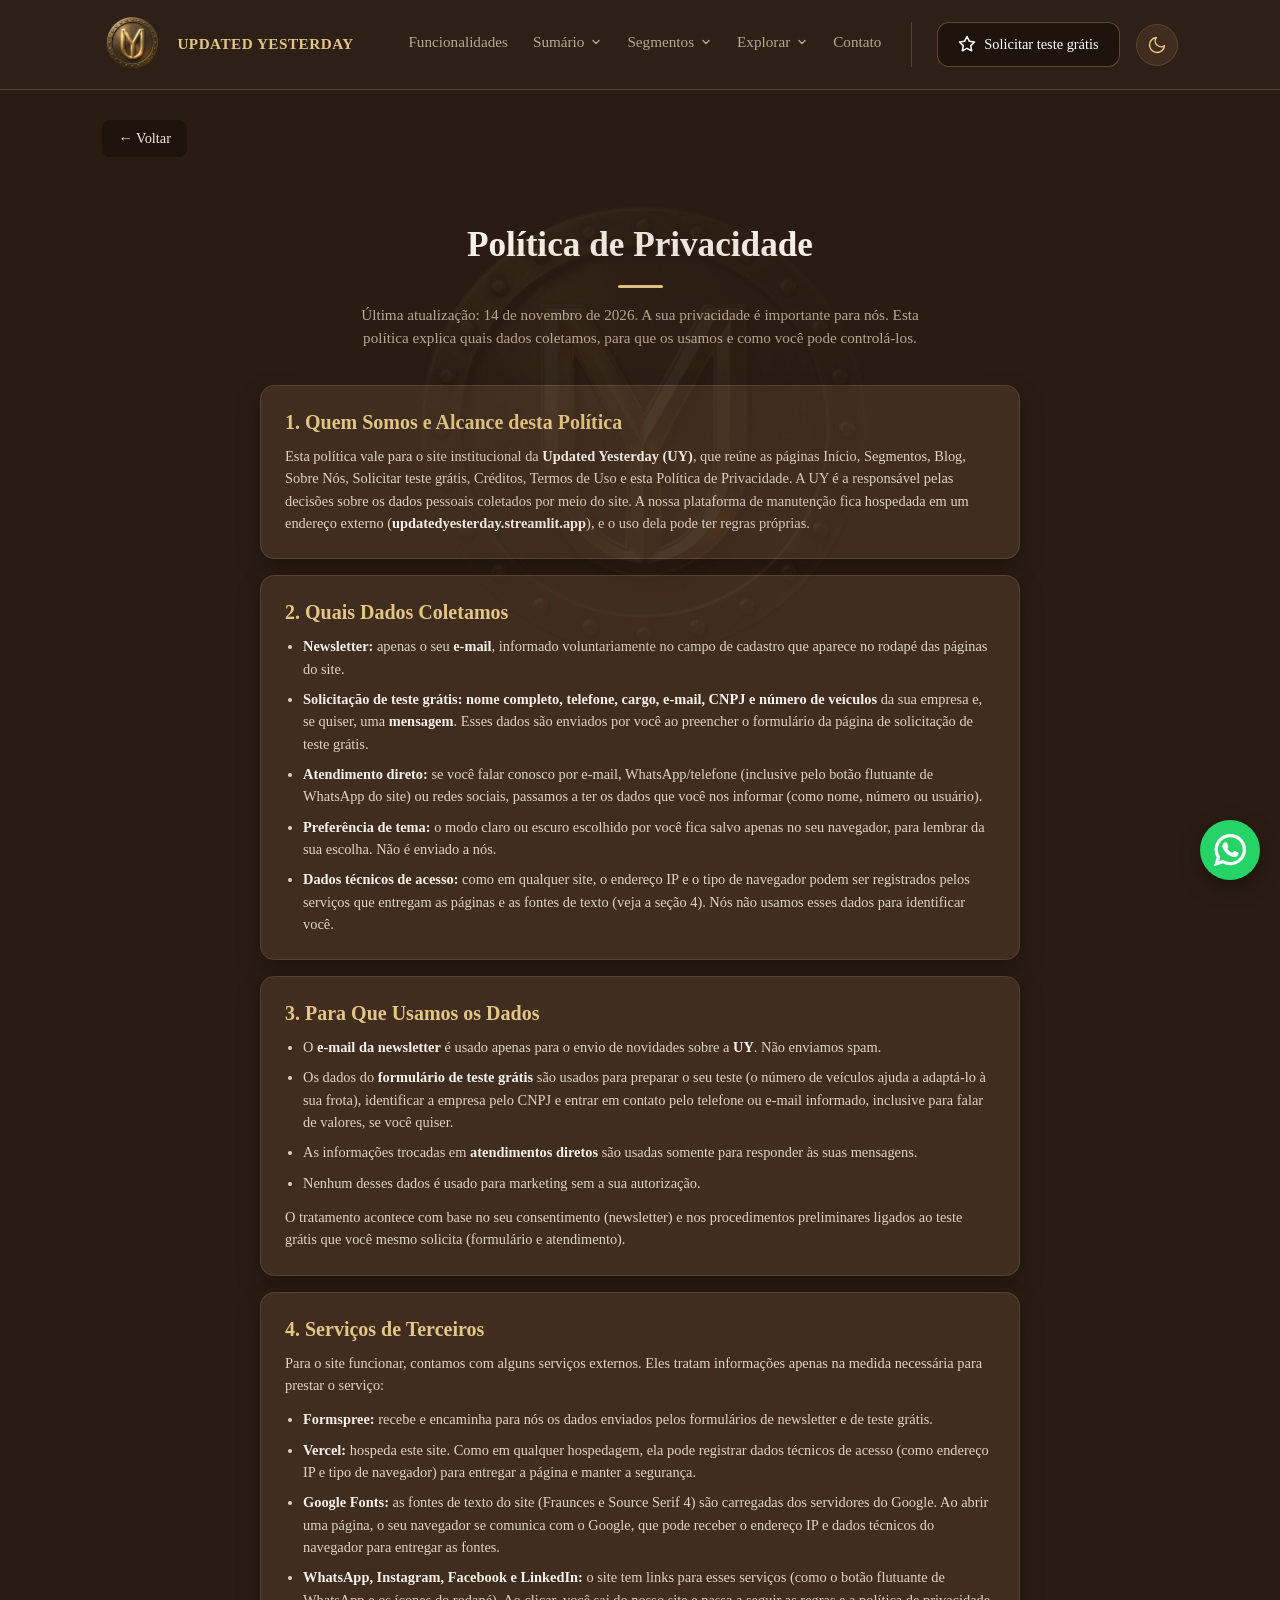
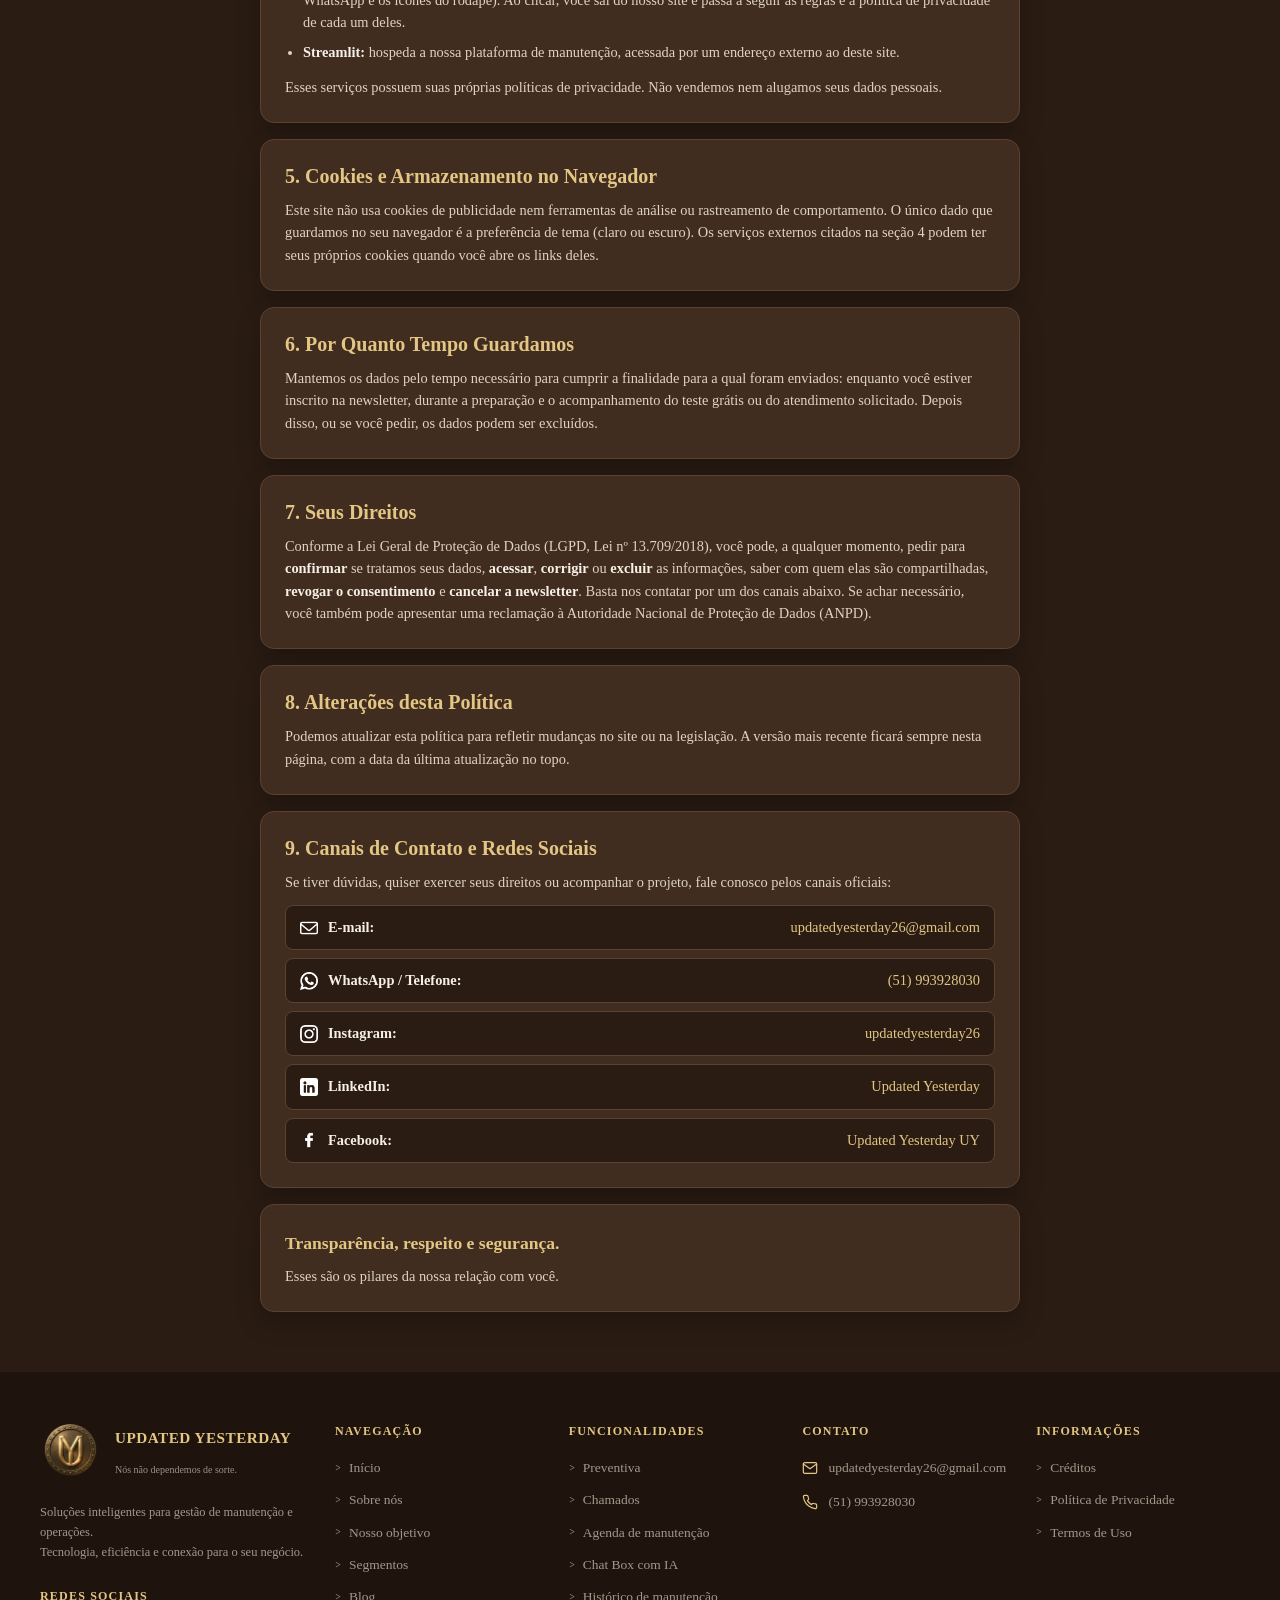
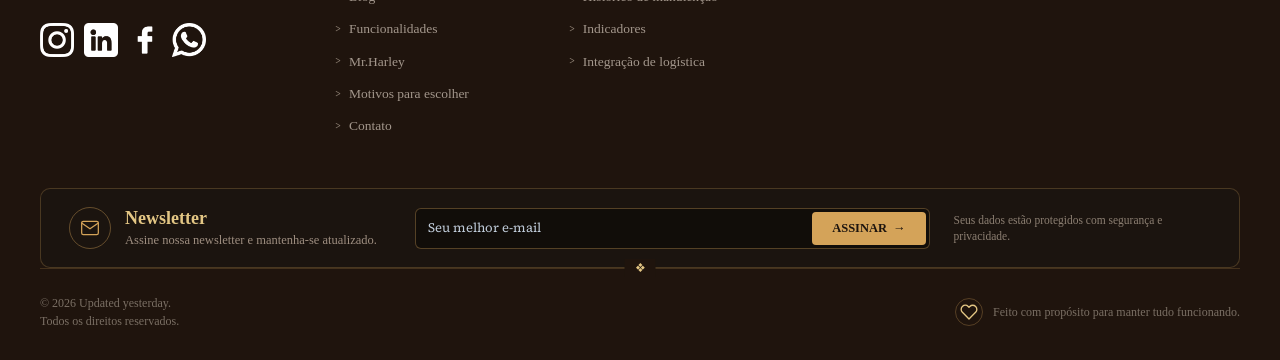
<file: politica-de-provacidade.html>
<!DOCTYPE html>
<html lang="pt-BR" class="tema-escuro">
<head>
    <meta charset="UTF-8">
    <meta name="viewport" content="width=device-width, initial-scale=1.0">
    <script>
        (function () {
            var r = document.documentElement;
            r.classList.add('tema-escuro', 'js-reveal');
            try { if (localStorage.getItem('uy-tema') === 'claro') r.classList.remove('tema-escuro'); } catch (e) {}
            // Plano B: se o scroll-reveal.js não carregar, nada fica escondido.
            setTimeout(function () { if (!window.__uyReveal) r.classList.remove('js-reveal'); }, 3000);
        })();
    </script>
    <meta name="description" content="Política de Privacidade da Updated Yesterday: como coletamos, usamos e protegemos os seus dados.">
    <meta name="theme-color" content="#2B231D">
    <meta property="og:type" content="website">
    <meta property="og:title" content="Política de Privacidade — Updated Yesterday">
    <meta property="og:description" content="Política de Privacidade da Updated Yesterday: como coletamos, usamos e protegemos os seus dados.">
    <meta property="og:image" content="Imagens/logotipo.png">
    <meta name="referrer" content="strict-origin-when-cross-origin">
    <meta http-equiv="Content-Security-Policy" content="upgrade-insecure-requests">
    <title>Política de Privacidade — Updated Yesterday</title>
    <link rel="preconnect" href="https://fonts.googleapis.com">
    <link rel="preconnect" href="https://fonts.gstatic.com" crossorigin>
    <link rel="stylesheet" href="https://fonts.googleapis.com/css2?family=Fraunces:opsz,wght@9..144,600;9..144,700&family=Source+Serif+4:wght@400;600;700&display=swap">
    <link rel="stylesheet" href="style.css">
    <link rel="icon" type="image/png" href="Imagens/logotipo.png">
</head>
<body>

    <!-- CABEÇALHO -->
<header class="cabecalho">
        <a href="index.html" class="conteiner-logo">
            <img src="Imagens/logotipo.png" alt="Logo Updated Yesterday" class="imagem-logo">
            <div class="textos-logo">
                <span class="titulo-logo">UPDATED YESTERDAY</span>
            </div>
        </a>

        <nav class="navegacao">
            <ul class="lista-menu">
                <li><a href="index.html#funcionalidades" class="link-direto">Funcionalidades</a></li>
                <li class="item-submenu">
                    <button type="button" class="link-submenu" aria-haspopup="true" aria-expanded="false">Sumário <svg viewBox="0 0 24 24" aria-hidden="true"><polyline points="6 9 12 15 18 9"></polyline></svg></button>
                    <ul class="submenu"><li><a href="index.html#hero">Início</a></li><li><a href="index.html#problema">O problema</a></li><li><a href="index.html#sistema">O sistema</a></li><li><a href="index.html#como-funciona">Como funciona</a></li><li><a href="index.html#funcionalidades">Funcionalidades</a></li><li><a href="index.html#mr-harley">Mr.Harley</a></li><li><a href="index.html#integrado">Tudo integrado</a></li><li><a href="index.html#escolher">Por que escolher a UY</a></li><li><a href="index.html#pioneiros">Clientes pioneiros</a></li><li><a href="index.html#faq">Perguntas frequentes</a></li><li><a href="index.html#solicitar-teste">Solicitar teste</a></li><li><a href="#rodape">Contato</a></li></ul>
                </li>
                <li class="item-submenu item-submenu-seg">
                    <a href="segmentos.html" class="link-submenu link-submenu-seg" aria-haspopup="true">Segmentos <svg viewBox="0 0 24 24" aria-hidden="true"><polyline points="6 9 12 15 18 9"></polyline></svg></a>
                    <ul class="submenu"><li><a href="segmentos.html#seg-industria">Indústria e manufatura</a></li><li><a href="segmentos.html#seg-logistica">Logística e transportes</a></li><li><a href="segmentos.html#seg-mineracao">Mineração e siderurgia</a></li><li><a href="segmentos.html#seg-agro">Agroindústria e alimentos</a></li><li><a href="segmentos.html#seg-energia">Energia e utilidades</a></li><li><a href="segmentos.html#seg-facilities">Facilities e predial</a></li></ul>
                </li>
                <li class="item-submenu">
                    <button type="button" class="link-submenu" aria-haspopup="true" aria-expanded="false">Explorar <svg viewBox="0 0 24 24" aria-hidden="true"><polyline points="6 9 12 15 18 9"></polyline></svg></button>
                    <ul class="submenu"><li><a href="sobre-nos.html">Sobre Nós<small>Quem somos, objetivo e equipe</small></a></li><li><a href="blog.html">Blog<small>Artigos, novidades e boas práticas</small></a></li></ul>
                </li>
                <li><a href="#rodape" class="link-direto">Contato</a></li>
            </ul>
        </nav>

        <div class="conteiner-botao">
            <a href="solicitar-orçamento.html" class="botao-acao">
                <svg xmlns="http://www.w3.org/2000/svg" width="18" height="18" viewBox="0 0 24 24" fill="none" stroke="currentColor" stroke-width="2" stroke-linecap="round" stroke-linejoin="round" aria-hidden="true"><polygon points="12 2 15.09 8.26 22 9.27 17 14.14 18.18 21.02 12 17.77 5.82 21.02 7 14.14 2 9.27 8.91 8.26 12 2"></polygon></svg>
                Solicitar teste grátis
            </a>
        </div>


        <button class="btn-tema" id="btn-tema" type="button" aria-label="Ativar modo claro" aria-pressed="true">
            <svg class="icone-sol" viewBox="0 0 24 24" stroke-width="1.8" stroke-linecap="round" stroke-linejoin="round">
                <circle cx="12" cy="12" r="4"></circle>
                <line x1="12" y1="2" x2="12" y2="4"></line>
                <line x1="12" y1="20" x2="12" y2="22"></line>
                <line x1="4.22" y1="4.22" x2="5.64" y2="5.64"></line>
                <line x1="18.36" y1="18.36" x2="19.78" y2="19.78"></line>
                <line x1="2" y1="12" x2="4" y2="12"></line>
                <line x1="20" y1="12" x2="22" y2="12"></line>
                <line x1="4.22" y1="19.78" x2="5.64" y2="18.36"></line>
                <line x1="18.36" y1="5.64" x2="19.78" y2="4.22"></line>
            </svg>
            <svg class="icone-lua" viewBox="0 0 24 24" stroke-width="1.8" stroke-linecap="round" stroke-linejoin="round">
                <path d="M21 12.79A9 9 0 1 1 11.21 3 7 7 0 0 0 21 12.79z"></path>
            </svg>
        </button>

        <button class="btn-hamburguer" id="btn-hamburguer" type="button" aria-label="Abrir menu" aria-expanded="false" aria-controls="menu-mobile">
            <span class="linha-hamburguer"></span>
            <span class="linha-hamburguer"></span>
            <span class="linha-hamburguer"></span>
        </button>
    </header>

    <!-- MENU MOBILE (HAMBÚRGUER) -->
    <div class="overlay-menu-mobile" id="overlay-menu-mobile"></div>
    <nav class="menu-mobile" id="menu-mobile" aria-hidden="true">
        <ul class="lista-menu-mobile">
            <li><a href="index.html#funcionalidades" class="link-menu-mobile">Funcionalidades</a></li>
            <li><a href="#rodape" class="link-menu-mobile">Contato</a></li>
            <li class="item-submenu-mobile">
                <button type="button" class="link-menu-mobile btn-submenu-mobile" aria-expanded="false">Sumário <svg viewBox="0 0 24 24" aria-hidden="true"><polyline points="6 9 12 15 18 9"></polyline></svg></button>
                <ul class="submenu-mobile"><li><a href="index.html#hero">Início</a></li><li><a href="index.html#problema">O problema</a></li><li><a href="index.html#sistema">O sistema</a></li><li><a href="index.html#como-funciona">Como funciona</a></li><li><a href="index.html#funcionalidades">Funcionalidades</a></li><li><a href="index.html#mr-harley">Mr.Harley</a></li><li><a href="index.html#integrado">Tudo integrado</a></li><li><a href="index.html#escolher">Por que escolher a UY</a></li><li><a href="index.html#pioneiros">Clientes pioneiros</a></li><li><a href="index.html#faq">Perguntas frequentes</a></li><li><a href="index.html#solicitar-teste">Solicitar teste</a></li><li><a href="#rodape">Contato</a></li></ul>
            </li>
            <li class="item-submenu-mobile">
                <button type="button" class="link-menu-mobile btn-submenu-mobile" aria-expanded="false">Segmentos <svg viewBox="0 0 24 24" aria-hidden="true"><polyline points="6 9 12 15 18 9"></polyline></svg></button>
                <ul class="submenu-mobile"><li><a href="segmentos.html">Ver todos os segmentos</a></li><li><a href="segmentos.html#seg-industria">Indústria e manufatura</a></li><li><a href="segmentos.html#seg-logistica">Logística e transportes</a></li><li><a href="segmentos.html#seg-mineracao">Mineração e siderurgia</a></li><li><a href="segmentos.html#seg-agro">Agroindústria e alimentos</a></li><li><a href="segmentos.html#seg-energia">Energia e utilidades</a></li><li><a href="segmentos.html#seg-facilities">Facilities e predial</a></li></ul>
            </li>
            <li class="item-submenu-mobile">
                <button type="button" class="link-menu-mobile btn-submenu-mobile" aria-expanded="false">Explorar <svg viewBox="0 0 24 24" aria-hidden="true"><polyline points="6 9 12 15 18 9"></polyline></svg></button>
                <ul class="submenu-mobile"><li><a href="sobre-nos.html">Sobre Nós</a></li><li><a href="blog.html">Blog</a></li></ul>
            </li>
        </ul>
        <a href="solicitar-orçamento.html" class="botao-acao botao-acao-mobile">
            <svg xmlns="http://www.w3.org/2000/svg" width="18" height="18" viewBox="0 0 24 24" fill="none" stroke="currentColor" stroke-width="2" stroke-linecap="round" stroke-linejoin="round" aria-hidden="true"><polygon points="12 2 15.09 8.26 22 9.27 17 14.14 18.18 21.02 12 17.77 5.82 21.02 7 14.14 2 9.27 8.91 8.26 12 2"></polygon></svg>
            Solicitar teste grátis
        </a>
    </nav>

    <main id="conteudo-principal" class="privacy-container">

    <button class="link-voltar-pagina" onclick="history.back()" type="button">
        ← Voltar
    </button>

    <section class="secao-politica-privacidade">
      <div class="conteiner-politica">
        
        <header class="cabecalho-politica revelar-cima">
          <h1 class="titulo-politica">Política de Privacidade</h1>
          <div class="linha-decorativa"></div>
          <p class="subtitulo-politica">
            Última atualização: 14 de novembro de 2026. A sua privacidade é importante para nós. Esta política explica quais dados coletamos, para que os usamos e como você pode controlá-los.
          </p>
        </header>

        <div class="lista-cards-politica revelar-cascata">

          <article class="card-politica">
            <div class="conteudo-card">
              <h2 class="titulo-card">1. Quem Somos e Alcance desta Política</h2>
              <p class="texto-card">
                Esta política vale para o site institucional da <strong>Updated Yesterday (UY)</strong>, que reúne as páginas Início, Segmentos, Blog, Sobre Nós, Solicitar teste grátis, Créditos, Termos de Uso e esta Política de Privacidade. A UY é a responsável pelas decisões sobre os dados pessoais coletados por meio do site. A nossa plataforma de manutenção fica hospedada em um endereço externo (<strong>updatedyesterday.streamlit.app</strong>), e o uso dela pode ter regras próprias.
              </p>
            </div>
          </article>
          <article class="card-politica">
            <div class="conteudo-card">
              <h2 class="titulo-card">2. Quais Dados Coletamos</h2>
              <ul class="lista-itens-card">
                <li>
                  <strong>Newsletter:</strong> apenas o seu <strong>e-mail</strong>, informado voluntariamente no campo de cadastro que aparece no rodapé das páginas do site.
                </li>
                <li>
                  <strong>Solicitação de teste grátis:</strong> <strong>nome completo, telefone, cargo, e-mail, CNPJ e número de veículos</strong> da sua empresa e, se quiser, uma <strong>mensagem</strong>. Esses dados são enviados por você ao preencher o formulário da página de solicitação de teste grátis.
                </li>
                <li>
                  <strong>Atendimento direto:</strong> se você falar conosco por e-mail, WhatsApp/telefone (inclusive pelo botão flutuante de WhatsApp do site) ou redes sociais, passamos a ter os dados que você nos informar (como nome, número ou usuário).
                </li>
                <li>
                  <strong>Preferência de tema:</strong> o modo claro ou escuro escolhido por você fica salvo apenas no seu navegador, para lembrar da sua escolha. Não é enviado a nós.
                </li>
                <li>
                  <strong>Dados técnicos de acesso:</strong> como em qualquer site, o endereço IP e o tipo de navegador podem ser registrados pelos serviços que entregam as páginas e as fontes de texto (veja a seção 4). Nós não usamos esses dados para identificar você.
                </li>
              </ul>
            </div>
          </article>
          <article class="card-politica">
            <div class="conteudo-card">
              <h2 class="titulo-card">3. Para Que Usamos os Dados</h2>
              <ul class="lista-itens-card">
                <li>
                  O <strong>e-mail da newsletter</strong> é usado apenas para o envio de novidades sobre a <strong>UY</strong>. Não enviamos spam.
                </li>
                <li>
                  Os dados do <strong>formulário de teste grátis</strong> são usados para preparar o seu teste (o número de veículos ajuda a adaptá-lo à sua frota), identificar a empresa pelo CNPJ e entrar em contato pelo telefone ou e-mail informado, inclusive para falar de valores, se você quiser.
                </li>
                <li>
                  As informações trocadas em <strong>atendimentos diretos</strong> são usadas somente para responder às suas mensagens.
                </li>
                <li>
                  Nenhum desses dados é usado para marketing sem a sua autorização.
                </li>
              </ul>
              <p class="texto-card espaco-superior">
                O tratamento acontece com base no seu consentimento (newsletter) e nos procedimentos preliminares ligados ao teste grátis que você mesmo solicita (formulário e atendimento).
              </p>
            </div>
          </article>
          <article class="card-politica">
            <div class="conteudo-card">
              <h2 class="titulo-card">4. Serviços de Terceiros</h2>
              <p class="texto-card espaco-inferior">
                Para o site funcionar, contamos com alguns serviços externos. Eles tratam informações apenas na medida necessária para prestar o serviço:
              </p>
              <ul class="lista-itens-card">
                <li>
                  <strong>Formspree:</strong> recebe e encaminha para nós os dados enviados pelos formulários de newsletter e de teste grátis.
                </li>
                <li>
                  <strong>Vercel:</strong> hospeda este site. Como em qualquer hospedagem, ela pode registrar dados técnicos de acesso (como endereço IP e tipo de navegador) para entregar a página e manter a segurança.
                </li>
                <li>
                  <strong>Google Fonts:</strong> as fontes de texto do site (Fraunces e Source Serif 4) são carregadas dos servidores do Google. Ao abrir uma página, o seu navegador se comunica com o Google, que pode receber o endereço IP e dados técnicos do navegador para entregar as fontes.
                </li>
                <li>
                  <strong>WhatsApp, Instagram, Facebook e LinkedIn:</strong> o site tem links para esses serviços (como o botão flutuante de WhatsApp e os ícones do rodapé). Ao clicar, você sai do nosso site e passa a seguir as regras e a política de privacidade de cada um deles.
                </li>
                <li>
                  <strong>Streamlit:</strong> hospeda a nossa plataforma de manutenção, acessada por um endereço externo ao deste site.
                </li>
              </ul>
              <p class="texto-card espaco-superior">
                Esses serviços possuem suas próprias políticas de privacidade. Não vendemos nem alugamos seus dados pessoais.
              </p>
            </div>
          </article>
          <article class="card-politica">
            <div class="conteudo-card">
              <h2 class="titulo-card">5. Cookies e Armazenamento no Navegador</h2>
              <p class="texto-card">
                Este site não usa cookies de publicidade nem ferramentas de análise ou rastreamento de comportamento. O único dado que guardamos no seu navegador é a preferência de tema (claro ou escuro). Os serviços externos citados na seção 4 podem ter seus próprios cookies quando você abre os links deles.
              </p>
            </div>
          </article>
          <article class="card-politica">
            <div class="conteudo-card">
              <h2 class="titulo-card">6. Por Quanto Tempo Guardamos</h2>
              <p class="texto-card">
                Mantemos os dados pelo tempo necessário para cumprir a finalidade para a qual foram enviados: enquanto você estiver inscrito na newsletter, durante a preparação e o acompanhamento do teste grátis ou do atendimento solicitado. Depois disso, ou se você pedir, os dados podem ser excluídos.
              </p>
            </div>
          </article>
          <article class="card-politica">
            <div class="conteudo-card">
              <h2 class="titulo-card">7. Seus Direitos</h2>
              <p class="texto-card">
                Conforme a Lei Geral de Proteção de Dados (LGPD, Lei nº 13.709/2018), você pode, a qualquer momento, pedir para <strong>confirmar</strong> se tratamos seus dados, <strong>acessar</strong>, <strong>corrigir</strong> ou <strong>excluir</strong> as informações, saber com quem elas são compartilhadas, <strong>revogar o consentimento</strong> e <strong>cancelar a newsletter</strong>. Basta nos contatar por um dos canais abaixo. Se achar necessário, você também pode apresentar uma reclamação à Autoridade Nacional de Proteção de Dados (ANPD).
              </p>
            </div>
          </article>
          <article class="card-politica">
            <div class="conteudo-card">
              <h2 class="titulo-card">8. Alterações desta Política</h2>
              <p class="texto-card">
                Podemos atualizar esta política para refletir mudanças no site ou na legislação. A versão mais recente ficará sempre nesta página, com a data da última atualização no topo.
              </p>
            </div>
          </article>
          <article class="card-politica">
            <div class="conteudo-card">
              <h2 class="titulo-card">9. Canais de Contato e Redes Sociais</h2>
              <p class="texto-card espaco-inferior">
                Se tiver dúvidas, quiser exercer seus direitos ou acompanhar o projeto, fale conosco pelos canais oficiais:
              </p>

              <div class="lista-contatos">
                <div class="item-contato">
                  <div class="detalhe-contato">
                    <img src="Icones/icones-claros/correspondencia.png" alt="E-mail" class="icone-contato">
                    <span class="rotulo-contato">E-mail:</span>
                  </div>
                  <span class="valor-contato">updatedyesterday26@gmail.com</span>
                </div>

                <div class="item-contato">
                  <div class="detalhe-contato">
                    <img src="Icones/icones-claros/whatsapp.png" alt="WhatsApp" class="icone-contato">
                    <span class="rotulo-contato">WhatsApp / Telefone:</span>
                  </div>
                  <span class="valor-contato">(51) 993928030</span>
                </div>

                <div class="item-contato">
                  <div class="detalhe-contato">
                    <img src="Icones/icones-claros/instagram.png" alt="Instagram" class="icone-contato">
                    <span class="rotulo-contato">Instagram:</span>
                  </div>
                  <span class="valor-contato">updatedyesterday26</span>
                </div>

                <div class="item-contato">
                  <div class="detalhe-contato">
                    <img src="Icones/icones-claros/linkedin.png" alt="LinkedIn" class="icone-contato">
                    <span class="rotulo-contato">LinkedIn:</span>
                  </div>
                  <span class="valor-contato">Updated Yesterday</span>
                </div>

                <div class="item-contato">
                  <div class="detalhe-contato">
                    <img src="Icones/icones-claros/facebook.png" alt="Facebook" class="icone-contato">
                    <span class="rotulo-contato">Facebook:</span>
                  </div>
                  <span class="valor-contato">Updated Yesterday UY</span>
                </div>
              </div>
            </div>
          </article>
          <article class="card-politica card-destaque">
            <div class="conteudo-card">
              <h3 class="titulo-destaque">Transparência, respeito e segurança.</h3>
              <p class="texto-card">Esses são os pilares da nossa relação com você.</p>
            </div>
          </article>

        </div>
      </div>
    </section>
    </main>

        <!-- RODAPÉ -->
        <footer class="footer" id="rodape">
            <div class="footer-container">
            
            <!-- GRID SUPERIOR (5 COLUNAS) -->
            <div class="footer-top revelar-cascata">
                
                <!-- COLUNA 1: LOGO E DESCRIÇÃO -->
                <div class="footer-col col-brand">
                <div class="brand-header">
                    <!-- Espaço reservado para a LOGO ao lado do texto -->
                    <div class="logo-placeholder">
                    <img src="Imagens/logotipo.png" alt="Logo Updated Yesterday">
                    </div>
                    <div class="brand-title">
                    <h2>UPDATED YESTERDAY</h2>
                            <p class="subtitle">Nós não dependemos de sorte.</p>
                    </div>
                </div>

                <p class="brand-description">
                    Soluções inteligentes para gestão de manutenção e operações.<br>
                    Tecnologia, eficiência e conexão para o seu negócio.
                </p>

                <div class="social-section">
                    <h4 class="section-title">REDES SOCIAIS</h4>
                    <div class="social-links">
                    <a href="https://www.instagram.com/p/DcltIoWEeUV/?igsi=NTBnZ2xrN2NycWJ2" title="Instagram"><img src="Icones/icones-claros/instagram.png" alt="" class="sociais-img"></a>
                    <a href="https://www.linkedin.com/company/updated-yesterday/posts/?viewAsMember=true" title="LinkedIn"><img src="Icones/icones-claros/linkedin.png" alt="" class="sociais-img"></a>
                    <a href="https://www.facebook.com/share/1K7FVFRbi6/" title="Facebook"><img src="Icones/icones-claros/facebook.png" alt="" class="sociais-img"></a>
                    <a href="https://wa.me/message/VCNQYGT4VERDC1" title="WhatsApp"><img src="Icones/icones-claros/whatsapp.png" alt="" class="sociais-img"></a>
                    </div>
                </div>
                </div>

                <!-- COLUNA 2: NAVEGAÇÃO -->
                <div class="footer-col">
                <h4 class="section-title">NAVEGAÇÃO</h4>
                <ul class="footer-list">
                    <li><a href="index.html#hero">Início</a></li>
                    <li><a href="sobre-nos.html">Sobre nós</a></li>
                    <li><a href="sobre-nos.html#objetivo">Nosso objetivo</a></li>
                    <li><a href="segmentos.html">Segmentos</a></li>
                    <li><a href="blog.html">Blog</a></li>
                    <li><a href="index.html#funcionalidades">Funcionalidades</a></li>
                    <li><a href="index.html#mr-harley">Mr.Harley</a></li>
                    <li><a href="index.html#escolher">Motivos para escolher</a></li>
                    <li><a href="#rodape">Contato</a></li>
                </ul>
                </div>

                <!-- COLUNA 3: FUNCIONALIDADES -->
                <div class="footer-col">
                <h4 class="section-title">FUNCIONALIDADES</h4>
                <ul class="footer-list">
                    <li><a href="index.html#fn-preventiva">Preventiva</a></li>
                    <li><a href="index.html#fn-chamados">Chamados</a></li>
                    <li><a href="index.html#fn-agenda">Agenda de manutenção</a></li>
                    <li><a href="index.html#fn-ia">Chat Box com IA</a></li>
                    <li><a href="index.html#fn-historico">Histórico de manutenção</a></li>
                    <li><a href="index.html#fn-indicadores">Indicadores</a></li>
                    <li><a href="index.html#fn-logistica">Integração de logística</a></li>
                </ul>
                </div>

                <!-- COLUNA 4: CONTATO -->
                <div class="footer-col">
                <h4 class="section-title">CONTATO</h4>
                <ul class="contact-list">
                    <li>
                    <span class="contact-icon"><svg width="16" height="16" viewBox="0 0 24 24" fill="none" stroke="currentColor" stroke-width="1.8" stroke-linecap="round" stroke-linejoin="round" aria-hidden="true"><rect x="2" y="4" width="20" height="16" rx="2"></rect><polyline points="22,6 12,13 2,6"></polyline></svg></span>
                    <a href="mailto:updatedyesterday26@gmail.com">updatedyesterday26@gmail.com</a>
                    </li>
                    <li>
                    <span class="contact-icon"><svg width="16" height="16" viewBox="0 0 24 24" fill="none" stroke="currentColor" stroke-width="1.8" stroke-linecap="round" stroke-linejoin="round" aria-hidden="true"><path d="M22 16.92v3a2 2 0 0 1-2.18 2 19.8 19.8 0 0 1-8.63-3.07 19.5 19.5 0 0 1-6-6 19.8 19.8 0 0 1-3.07-8.67A2 2 0 0 1 4.11 2h3a2 2 0 0 1 2 1.72c.13.96.36 1.9.7 2.81a2 2 0 0 1-.45 2.11L8.09 9.91a16 16 0 0 0 6 6l1.27-1.27a2 2 0 0 1 2.11-.45c.91.34 1.85.57 2.81.7A2 2 0 0 1 22 16.92z"></path></svg></span>
                    <span>(51) 993928030</span>
                    </li>
                  

                </ul>
                </div>

                <!-- COLUNA 5: INFORMAÇÕES -->
                <div class="footer-col">
                <h4 class="section-title">INFORMAÇÕES</h4>
                <ul class="footer-list">
                    <li><a href="creditos.html">Créditos</a></li>
                    <li><a href="politica-de-provacidade.html">Política de Privacidade</a></li>
                    <li><a href="termos-de-uso.html">Termos de Uso</a></li>
                </ul>
                </div>

            </div>

<!-- SEÇÃO NEWSLETTER -->
<div class="sib-form" style="text-align: left; width: 100%;">
  <div id="sib-form-container" class="sib-form-container" style="background: transparent; padding: 0;">
    
    <!-- Mensagem de erro customizada (oculta por padrão) -->
    <div id="error-message" class="sib-form-message-panel" style="display: none; font-family: inherit; font-size: 14px; text-align: left; color: #d4a359; background-color: rgba(0, 0, 0, 0.4); border: 1px solid rgba(212, 163, 89, 0.5); border-radius: 8px; max-width: 100%; margin-bottom: 12px; padding: 12px 16px;">
      <div class="sib-form-message-panel__text sib-form-message-panel__text--center" style="display: flex; align-items: center; gap: 8px; color: #d4a359;">
        <svg viewBox="0 0 512 512" class="sib-icon sib-notification__icon" style="fill: #d4a359; width: 18px; height: 18px; flex-shrink: 0;">
          <path d="M256 40c118.621 0 216 96.075 216 216 0 119.291-96.61 216-216 216-119.244 0-216-96.562-216-216 0-119.203 96.602-216 216-216m0-32C119.043 8 8 119.083 8 256c0 136.997 111.043 248 248 248s248-111.003 248-248C504 119.083 392.957 8 256 8zm-11.49 120h22.979c6.823 0 12.274 5.682 11.99 12.5l-7 168c-.268 6.428-5.556 11.5-11.99 11.5h-8.979c-6.433 0-11.722-5.073-11.99-11.5l-7-168c-.283-6.818 5.167-12.5 11.99-12.5zM256 340c-15.464 0-28 12.536-28 28s12.536 28 28 28 28-12.536 28-28-12.536-28-28-28z" />
        </svg>
        <span class="sib-form-message-panel__inner-text" style="color: #d4a359;">
          Sua assinatura não pôde ser enviada. Tente novamente.
        </span>
      </div>
    </div>
    
    <!-- Mensagem de sucesso (oculta por padrão) -->
    <div id="success-message" class="sib-form-message-panel" style="display: none; font-family: inherit; font-size: 14px; text-align: left; color: #13ce66; background-color: rgba(0, 0, 0, 0.4); border: 1px solid #13ce66; border-radius: 8px; max-width: 100%; margin-bottom: 12px; padding: 12px 16px;">
      <div class="sib-form-message-panel__text sib-form-message-panel__text--center" style="display: flex; align-items: center; gap: 8px;">
        <svg viewBox="0 0 512 512" class="sib-icon sib-notification__icon" style="fill: #13ce66; width: 18px; height: 18px; flex-shrink: 0;">
          <path d="M256 8C119.033 8 8 119.033 8 256s111.033 248 248 248 248-111.033 248-248S392.967 8 256 8zm0 464c-118.664 0-216-96.055-216-216 0-118.663 96.055-216 216-216 118.664 0 216 96.055 216 216 0 118.663-96.055 216-216 216zm141.63-274.961L217.15 376.071c-4.705 4.667-12.303 4.637-16.97-.068l-85.878-86.572c-4.667-4.705-4.637-12.303.068-16.97l8.52-8.451c4.705-4.667 12.303-4.637 16.97.068l68.976 69.533 163.441-162.13c4.705-4.667 12.303-4.637 16.97.068l8.451 8.52c4.668 4.705 4.637 12.303-.068 16.97z" />
        </svg>
        <span class="sib-form-message-panel__inner-text">
          Você fez sua assinatura com sucesso.
        </span>
      </div>
    </div>

    <!-- Card Principal -->
    <div id="sib-container" class="nl-card sib-container--large sib-container--vertical">
      <form id="sib-form" class="nl-form" method="POST" action="https://formspree.io/f/xgaoywdn">

        <!-- Ícone + Textos -->
        <div class="nl-info">
          <div class="nl-icone">
            <svg width="20" height="20" viewBox="0 0 24 24" fill="none" stroke="#d4a359" stroke-width="1.5" stroke-linecap="round" stroke-linejoin="round" aria-hidden="true">
              <path d="M4 4h16c1.1 0 2 .9 2 2v12c0 1.1-.9 2-2 2H4c-1.1 0-2-.9-2-2V6c0-1.1.9-2 2-2z"></path>
              <polyline points="22,6 12,13 2,6"></polyline>
            </svg>
          </div>
          <div class="nl-textos">
            <p class="nl-titulo">Newsletter</p>
            <p class="nl-subtitulo">Assine nossa newsletter e mantenha-se atualizado.</p>
          </div>
        </div>

        <!-- Campo de e-mail + botão -->
        <div class="nl-campo-grupo">
          <div class="nl-campo">
            <label for="EMAIL" class="nl-sr-only">Seu e-mail</label>
            <input class="nl-input" type="email" id="EMAIL" name="email" autocomplete="email" placeholder="Seu melhor e-mail" required />
            <button class="nl-botao" type="submit">
              ASSINAR <span aria-hidden="true">&rarr;</span>
            </button>
          </div>
        </div>

        <!-- Texto de segurança -->
        <p class="nl-nota">Seus dados estão protegidos com segurança e privacidade.</p>

      </form>
    </div>
  </div>
</div>

<!-- DIVISOR COM DETALHE FLOREADO DA IMAGEM -->
<div class="footer-divider">
    <span class="divider-ornament">❖</span>
</div>

<!-- RODAPÉ INFERIOR (COPYRIGHT E CRÉDITOS) -->
<div class="footer-bottom">
    <p class="copyright">
    © 2026 Updated yesterday.<br>
    Todos os direitos reservados.
    </p>
    <div class="footer-tagline">
    <span class="heart-icon"><svg width="18" height="18" viewBox="0 0 24 24" fill="none" stroke="currentColor" stroke-width="1.8" stroke-linecap="round" stroke-linejoin="round" aria-hidden="true"><path d="M20.84 4.61a5.5 5.5 0 0 0-7.78 0L12 5.67l-1.06-1.06a5.5 5.5 0 0 0-7.78 7.78l1.06 1.06L12 21.23l7.78-7.78 1.06-1.06a5.5 5.5 0 0 0 0-7.78z"></path></svg></span>
    <p>Feito com propósito para manter tudo funcionando.</p>
    </div>
</div>

            </div>
        </footer>

<a class="wa-flutuante" href="https://wa.me/message/VCNQYGT4VERDC1" target="_blank" rel="noopener" aria-label="Entrar em contato pelo WhatsApp">
    <span class="wa-dica">Entrar em contato</span>
    <img src="Icones/icones-claros/whatsapp.png" alt="">
</a>

<script src="submenu.js"></script>
<script src="newsletter.js"></script>
<script src="scroll-reveal.js"></script>
</body>
</html>
</file>
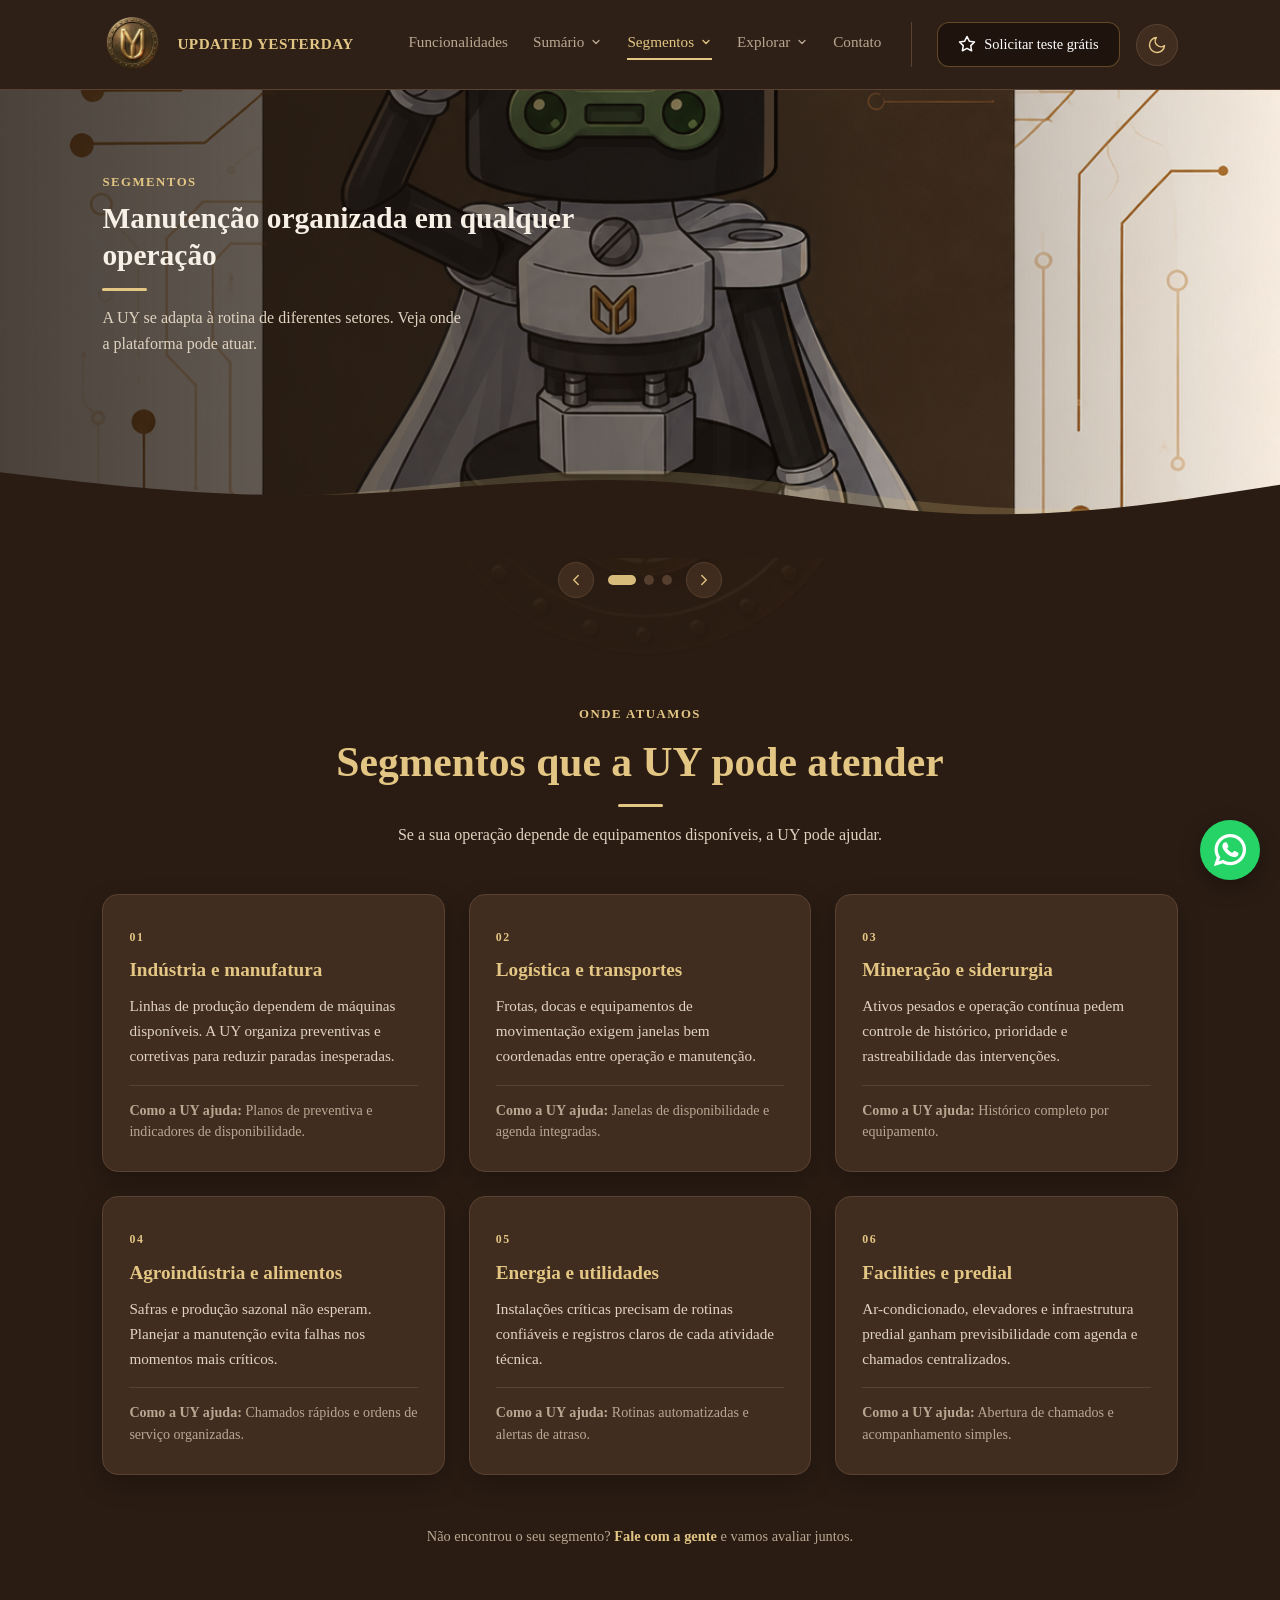
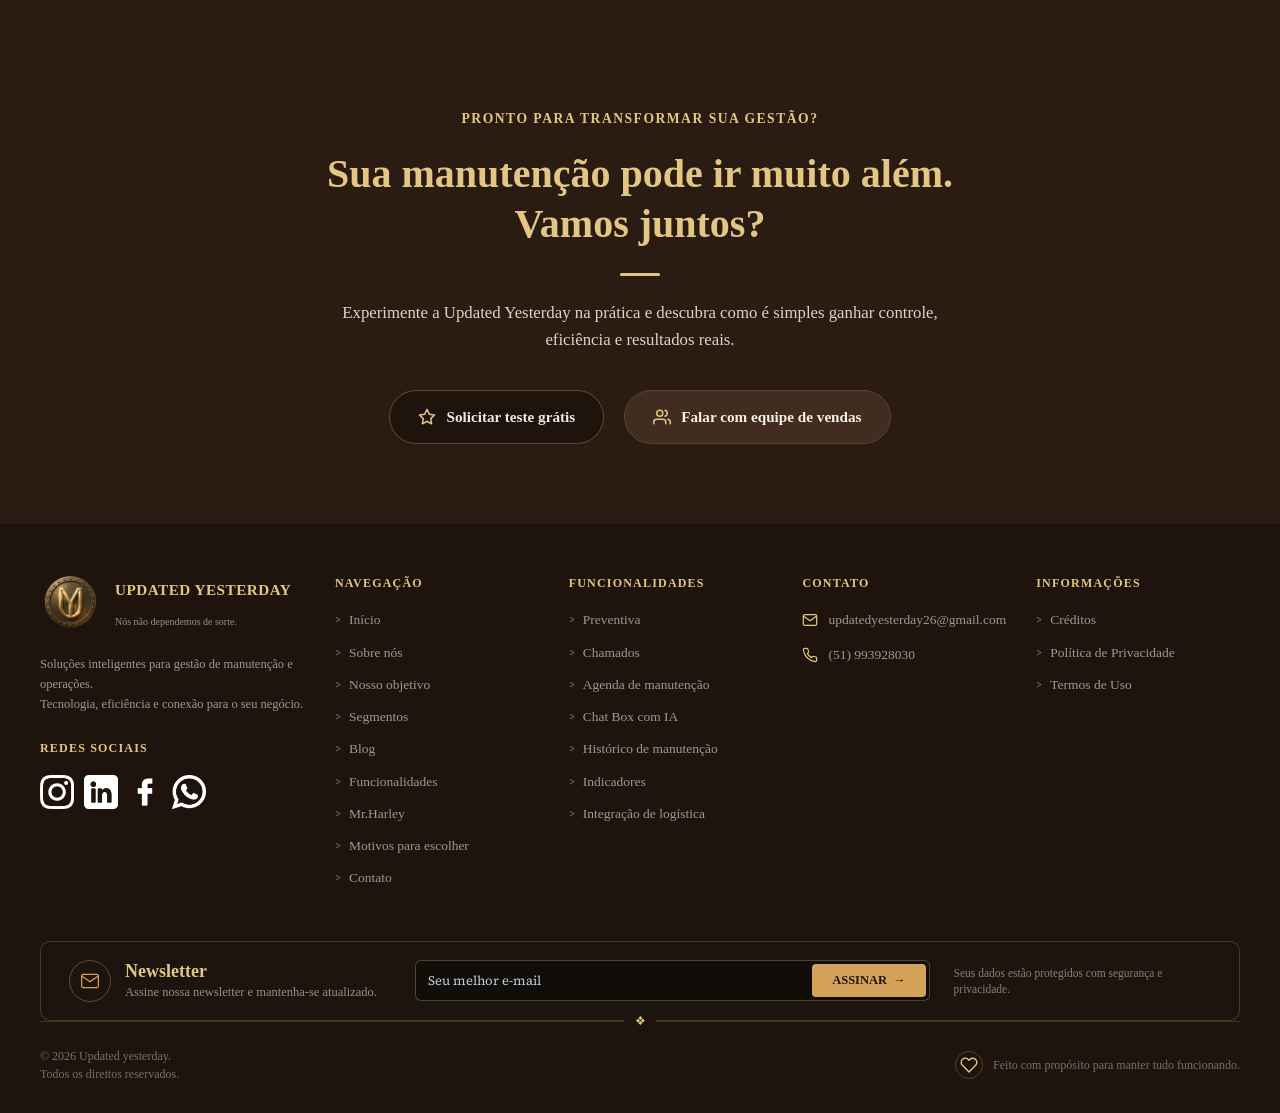
<file: segmentos.html>
<!DOCTYPE html>
<html lang="pt-BR" class="tema-escuro">
<head>
    <meta charset="UTF-8">
    <meta name="viewport" content="width=device-width, initial-scale=1.0">
    <script>
        (function () {
            var r = document.documentElement;
            r.classList.add('tema-escuro', 'js-reveal');
            try { if (localStorage.getItem('uy-tema') === 'claro') r.classList.remove('tema-escuro'); } catch (e) {}
            // Plano B: se o scroll-reveal.js não carregar, nada fica escondido.
            setTimeout(function () { if (!window.__uyReveal) r.classList.remove('js-reveal'); }, 3000);
        })();
    </script>
    <meta name="description" content="Veja como a Updated Yesterday organiza a manutenção em indústria, logística, mineração, agroindústria, energia e facilities.">
    <meta name="theme-color" content="#2B231D">
    <meta property="og:type" content="website">
    <meta property="og:title" content="Segmentos — Updated Yesterday">
    <meta property="og:description" content="Veja como a Updated Yesterday organiza a manutenção em indústria, logística, mineração, agroindústria, energia e facilities.">
    <meta property="og:image" content="Imagens/logotipo.png">
    <meta name="referrer" content="strict-origin-when-cross-origin">
    <meta http-equiv="Content-Security-Policy" content="upgrade-insecure-requests">
    <title>Segmentos — Updated Yesterday</title>
    <link rel="preconnect" href="https://fonts.googleapis.com">
    <link rel="preconnect" href="https://fonts.gstatic.com" crossorigin>
    <link rel="stylesheet" href="https://fonts.googleapis.com/css2?family=Fraunces:opsz,wght@9..144,600;9..144,700&family=Source+Serif+4:wght@400;600;700&display=swap">
    <link rel="stylesheet" href="style.css">
    <link rel="icon" type="image/png" href="Imagens/logotipo.png">
</head>
<body>

    <!-- CABEÇALHO -->
<header class="cabecalho">
        <a href="index.html" class="conteiner-logo">
            <img src="Imagens/logotipo.png" alt="Logo Updated Yesterday" class="imagem-logo">
            <div class="textos-logo">
                <span class="titulo-logo">UPDATED YESTERDAY</span>
            </div>
        </a>

        <nav class="navegacao">
            <ul class="lista-menu">
                <li><a href="index.html#funcionalidades" class="link-direto">Funcionalidades</a></li>
                <li class="item-submenu">
                    <button type="button" class="link-submenu" aria-haspopup="true" aria-expanded="false">Sumário <svg viewBox="0 0 24 24" aria-hidden="true"><polyline points="6 9 12 15 18 9"></polyline></svg></button>
                    <ul class="submenu"><li><a href="index.html#hero">Início</a></li><li><a href="index.html#problema">O problema</a></li><li><a href="index.html#sistema">O sistema</a></li><li><a href="index.html#como-funciona">Como funciona</a></li><li><a href="index.html#funcionalidades">Funcionalidades</a></li><li><a href="index.html#mr-harley">Mr.Harley</a></li><li><a href="index.html#integrado">Tudo integrado</a></li><li><a href="index.html#escolher">Por que escolher a UY</a></li><li><a href="index.html#pioneiros">Clientes pioneiros</a></li><li><a href="index.html#faq">Perguntas frequentes</a></li><li><a href="index.html#solicitar-teste">Solicitar teste</a></li><li><a href="#rodape">Contato</a></li></ul>
                </li>
                <li class="item-submenu item-submenu-seg">
                    <a href="segmentos.html" class="link-submenu link-submenu-seg" aria-haspopup="true">Segmentos <svg viewBox="0 0 24 24" aria-hidden="true"><polyline points="6 9 12 15 18 9"></polyline></svg></a>
                    <ul class="submenu"><li><a href="segmentos.html#seg-industria">Indústria e manufatura</a></li><li><a href="segmentos.html#seg-logistica">Logística e transportes</a></li><li><a href="segmentos.html#seg-mineracao">Mineração e siderurgia</a></li><li><a href="segmentos.html#seg-agro">Agroindústria e alimentos</a></li><li><a href="segmentos.html#seg-energia">Energia e utilidades</a></li><li><a href="segmentos.html#seg-facilities">Facilities e predial</a></li></ul>
                </li>
                <li class="item-submenu">
                    <button type="button" class="link-submenu" aria-haspopup="true" aria-expanded="false">Explorar <svg viewBox="0 0 24 24" aria-hidden="true"><polyline points="6 9 12 15 18 9"></polyline></svg></button>
                    <ul class="submenu"><li><a href="sobre-nos.html">Sobre Nós<small>Quem somos, objetivo e equipe</small></a></li><li><a href="blog.html">Blog<small>Artigos, novidades e boas práticas</small></a></li></ul>
                </li>
                <li><a href="#rodape" class="link-direto">Contato</a></li>
            </ul>
        </nav>

        <div class="conteiner-botao">
            <a href="solicitar-orçamento.html" class="botao-acao">
                <svg xmlns="http://www.w3.org/2000/svg" width="18" height="18" viewBox="0 0 24 24" fill="none" stroke="currentColor" stroke-width="2" stroke-linecap="round" stroke-linejoin="round" aria-hidden="true"><polygon points="12 2 15.09 8.26 22 9.27 17 14.14 18.18 21.02 12 17.77 5.82 21.02 7 14.14 2 9.27 8.91 8.26 12 2"></polygon></svg>
                Solicitar teste grátis
            </a>
        </div>


        <button class="btn-tema" id="btn-tema" type="button" aria-label="Ativar modo claro" aria-pressed="true">
            <svg class="icone-sol" viewBox="0 0 24 24" stroke-width="1.8" stroke-linecap="round" stroke-linejoin="round">
                <circle cx="12" cy="12" r="4"></circle>
                <line x1="12" y1="2" x2="12" y2="4"></line>
                <line x1="12" y1="20" x2="12" y2="22"></line>
                <line x1="4.22" y1="4.22" x2="5.64" y2="5.64"></line>
                <line x1="18.36" y1="18.36" x2="19.78" y2="19.78"></line>
                <line x1="2" y1="12" x2="4" y2="12"></line>
                <line x1="20" y1="12" x2="22" y2="12"></line>
                <line x1="4.22" y1="19.78" x2="5.64" y2="18.36"></line>
                <line x1="18.36" y1="5.64" x2="19.78" y2="4.22"></line>
            </svg>
            <svg class="icone-lua" viewBox="0 0 24 24" stroke-width="1.8" stroke-linecap="round" stroke-linejoin="round">
                <path d="M21 12.79A9 9 0 1 1 11.21 3 7 7 0 0 0 21 12.79z"></path>
            </svg>
        </button>

        <button class="btn-hamburguer" id="btn-hamburguer" type="button" aria-label="Abrir menu" aria-expanded="false" aria-controls="menu-mobile">
            <span class="linha-hamburguer"></span>
            <span class="linha-hamburguer"></span>
            <span class="linha-hamburguer"></span>
        </button>
    </header>

    <!-- MENU MOBILE (HAMBÚRGUER) -->
    <div class="overlay-menu-mobile" id="overlay-menu-mobile"></div>
    <nav class="menu-mobile" id="menu-mobile" aria-hidden="true">
        <ul class="lista-menu-mobile">
            <li><a href="index.html#funcionalidades" class="link-menu-mobile">Funcionalidades</a></li>
            <li><a href="#rodape" class="link-menu-mobile">Contato</a></li>
            <li class="item-submenu-mobile">
                <button type="button" class="link-menu-mobile btn-submenu-mobile" aria-expanded="false">Sumário <svg viewBox="0 0 24 24" aria-hidden="true"><polyline points="6 9 12 15 18 9"></polyline></svg></button>
                <ul class="submenu-mobile"><li><a href="index.html#hero">Início</a></li><li><a href="index.html#problema">O problema</a></li><li><a href="index.html#sistema">O sistema</a></li><li><a href="index.html#como-funciona">Como funciona</a></li><li><a href="index.html#funcionalidades">Funcionalidades</a></li><li><a href="index.html#mr-harley">Mr.Harley</a></li><li><a href="index.html#integrado">Tudo integrado</a></li><li><a href="index.html#escolher">Por que escolher a UY</a></li><li><a href="index.html#pioneiros">Clientes pioneiros</a></li><li><a href="index.html#faq">Perguntas frequentes</a></li><li><a href="index.html#solicitar-teste">Solicitar teste</a></li><li><a href="#rodape">Contato</a></li></ul>
            </li>
            <li class="item-submenu-mobile">
                <button type="button" class="link-menu-mobile btn-submenu-mobile" aria-expanded="false">Segmentos <svg viewBox="0 0 24 24" aria-hidden="true"><polyline points="6 9 12 15 18 9"></polyline></svg></button>
                <ul class="submenu-mobile"><li><a href="segmentos.html">Ver todos os segmentos</a></li><li><a href="segmentos.html#seg-industria">Indústria e manufatura</a></li><li><a href="segmentos.html#seg-logistica">Logística e transportes</a></li><li><a href="segmentos.html#seg-mineracao">Mineração e siderurgia</a></li><li><a href="segmentos.html#seg-agro">Agroindústria e alimentos</a></li><li><a href="segmentos.html#seg-energia">Energia e utilidades</a></li><li><a href="segmentos.html#seg-facilities">Facilities e predial</a></li></ul>
            </li>
            <li class="item-submenu-mobile">
                <button type="button" class="link-menu-mobile btn-submenu-mobile" aria-expanded="false">Explorar <svg viewBox="0 0 24 24" aria-hidden="true"><polyline points="6 9 12 15 18 9"></polyline></svg></button>
                <ul class="submenu-mobile"><li><a href="sobre-nos.html">Sobre Nós</a></li><li><a href="blog.html">Blog</a></li></ul>
            </li>
        </ul>
        <a href="solicitar-orçamento.html" class="botao-acao botao-acao-mobile">
            <svg xmlns="http://www.w3.org/2000/svg" width="18" height="18" viewBox="0 0 24 24" fill="none" stroke="currentColor" stroke-width="2" stroke-linecap="round" stroke-linejoin="round" aria-hidden="true"><polygon points="12 2 15.09 8.26 22 9.27 17 14.14 18.18 21.02 12 17.77 5.82 21.02 7 14.14 2 9.27 8.91 8.26 12 2"></polygon></svg>
            Solicitar teste grátis
        </a>
    </nav>

    <main id="conteudo-principal">
        <!-- HERO — padrão das páginas Sobre Nós, Segmentos e Blog: mensagem à esquerda, imagens de fundo em carrossel, onda na base -->
        <section class="sn-hero bl-hero" id="inicio-segmentos" data-bl-carrossel aria-roledescription="carrossel" aria-label="Destaques de Segmentos">
            <div class="bl-trilho">
                <div class="bl-slide"><img src="Imagens/mr-haley-frontal.png" alt=""></div>
                <div class="bl-slide"><img src="Imagens/mrharley.png" alt=""></div>
                <div class="bl-slide"><img src="Imagens/celeste.png" alt=""></div>
            </div>
            <div class="sn-hero-veu"></div>
            <div class="sn-hero-conteudo revelar-esquerda">
                <div class="tagline">SEGMENTOS</div>
                <h1>Manutenção organizada em qualquer operação</h1>
                <div class="linha-dourada"></div>
                <p class="sn-hero-texto">A UY se adapta à rotina de diferentes setores. Veja onde a plataforma pode atuar.</p>
            </div>
            <div class="wave-divider sn-wave" aria-hidden="true">
                <svg viewBox="0 0 1440 320" preserveAspectRatio="none">
                    <path class="onda-sombra" fill="rgba(200, 141, 67, 0.2)" d="M0,192L60,181.3C120,171,240,149,360,165.3C480,181,600,235,720,229.3C840,224,960,160,1080,138.7C1200,117,1320,139,1380,150.7L1440,160L1440,0L1380,0C1320,0,1200,0,1080,0C960,0,840,0,720,0C600,0,480,0,360,0C240,0,120,0,60,0L0,0Z"></path>
                    <path class="onda-principal" fill="#ffffff" d="M0,224L60,208C120,192,240,160,360,165.3C480,171,600,213,720,202.7C840,192,960,128,1080,117.3C1200,107,1320,149,1380,170.7L1440,192L1440,0L1380,0C1320,0,1200,0,1080,0C960,0,840,0,720,0C600,0,480,0,360,0C240,0,120,0,60,0L0,0Z"></path>
                </svg>
            </div>
        </section>

        <!-- Controles do carrossel: na parte clara, logo abaixo da onda -->
        <div class="bl-controles" role="group" aria-label="Controles do carrossel">
            <button type="button" class="bl-seta bl-anterior" aria-label="Imagem anterior"><svg viewBox="0 0 24 24" aria-hidden="true"><polyline points="15 18 9 12 15 6"></polyline></svg></button>
            <div class="bl-pontos" role="tablist" aria-label="Escolher imagem"></div>
            <button type="button" class="bl-seta bl-proximo" aria-label="Próxima imagem"><svg viewBox="0 0 24 24" aria-hidden="true"><polyline points="9 18 15 12 9 6"></polyline></svg></button>
        </div>

        <section class="pg-secao">
            <div class="pg-cab revelar-cima"><div class="tagline">ONDE ATUAMOS</div><h2>Segmentos que a UY pode atender</h2><div class="linha-dourada"></div><p>Se a sua operação depende de equipamentos disponíveis, a UY pode ajudar.</p></div>
            <div class="pg-grid revelar-cascata"><article class="pg-card" id="seg-industria"><span class="pg-num">01</span><h3>Indústria e manufatura</h3><p>Linhas de produção dependem de máquinas disponíveis. A UY organiza preventivas e corretivas para reduzir paradas inesperadas.</p><div class="pg-ajuda"><strong>Como a UY ajuda:</strong> Planos de preventiva e indicadores de disponibilidade.</div></article><article class="pg-card" id="seg-logistica"><span class="pg-num">02</span><h3>Logística e transportes</h3><p>Frotas, docas e equipamentos de movimentação exigem janelas bem coordenadas entre operação e manutenção.</p><div class="pg-ajuda"><strong>Como a UY ajuda:</strong> Janelas de disponibilidade e agenda integradas.</div></article><article class="pg-card" id="seg-mineracao"><span class="pg-num">03</span><h3>Mineração e siderurgia</h3><p>Ativos pesados e operação contínua pedem controle de histórico, prioridade e rastreabilidade das intervenções.</p><div class="pg-ajuda"><strong>Como a UY ajuda:</strong> Histórico completo por equipamento.</div></article><article class="pg-card" id="seg-agro"><span class="pg-num">04</span><h3>Agroindústria e alimentos</h3><p>Safras e produção sazonal não esperam. Planejar a manutenção evita falhas nos momentos mais críticos.</p><div class="pg-ajuda"><strong>Como a UY ajuda:</strong> Chamados rápidos e ordens de serviço organizadas.</div></article><article class="pg-card" id="seg-energia"><span class="pg-num">05</span><h3>Energia e utilidades</h3><p>Instalações críticas precisam de rotinas confiáveis e registros claros de cada atividade técnica.</p><div class="pg-ajuda"><strong>Como a UY ajuda:</strong> Rotinas automatizadas e alertas de atraso.</div></article><article class="pg-card" id="seg-facilities"><span class="pg-num">06</span><h3>Facilities e predial</h3><p>Ar-condicionado, elevadores e infraestrutura predial ganham previsibilidade com agenda e chamados centralizados.</p><div class="pg-ajuda"><strong>Como a UY ajuda:</strong> Abertura de chamados e acompanhamento simples.</div></article></div>
            <p class="pg-rodape-nota revelar-cima">Não encontrou o seu segmento? <a class="pg-link" href="solicitar-orçamento.html">Fale com a gente</a> e vamos avaliar juntos.</p>
        </section>

<!--SEÇÃO SOLICITAÇÃO-->
        <section id="solicitar teste" class="solicitacao-section revelar">
        <div class="solicitacao-container">
            <span class="solicitacao-kicker">PRONTO PARA TRANSFORMAR SUA GESTÃO?</span>
            <h2 class="solicitacao-titulo">Sua manutenção pode ir muito além. Vamos juntos?</h2>
            <div class="solicitacao-linha"></div>
            <p class="solicitacao-descricao">
            Experimente a Updated Yesterday na prática e descubra como é simples ganhar controle, eficiência e resultados reais.
            </p>
            <div class="solicitacao-acoes">
            <a href="solicitar-orçamento.html" class="btn btn-principal">
                <svg xmlns="http://www.w3.org/2000/svg" width="18" height="18" viewBox="0 0 24 24" fill="none" stroke="currentColor" stroke-width="2" stroke-linecap="round" stroke-linejoin="round">
                <polygon points="12 2 15.09 8.26 22 9.27 17 14.14 18.18 21.02 12 17.77 5.82 21.02 7 14.14 2 9.27 8.91 8.26 12 2"></polygon>
                </svg>
                Solicitar teste grátis
            </a>
            <a href="#" class="btn btn-secundario">
                <svg xmlns="http://www.w3.org/2000/svg" width="18" height="18" viewBox="0 0 24 24" fill="none" stroke="currentColor" stroke-width="2" stroke-linecap="round" stroke-linejoin="round">
                <path d="M17 21v-2a4 4 0 0 0-4-4H5a4 4 0 0 0-4 4v2"></path>
                <circle cx="9" cy="7" r="4"></circle>
                <path d="M23 21v-2a4 4 0 0 0-3-3.87"></path>
                <path d="M16 3.13a4 4 0 0 1 0 7.75"></path>
                </svg>
                Falar com equipe de vendas
            </a>
            </div>
        </div>
        </section>
    </main>

        <!-- RODAPÉ -->
        <footer class="footer" id="rodape">
            <div class="footer-container">
            
            <!-- GRID SUPERIOR (5 COLUNAS) -->
            <div class="footer-top revelar-cascata">
                
                <!-- COLUNA 1: LOGO E DESCRIÇÃO -->
                <div class="footer-col col-brand">
                <div class="brand-header">
                    <!-- Espaço reservado para a LOGO ao lado do texto -->
                    <div class="logo-placeholder">
                    <img src="Imagens/logotipo.png" alt="Logo Updated Yesterday">
                    </div>
                    <div class="brand-title">
                    <h2>UPDATED YESTERDAY</h2>
                            <p class="subtitle">Nós não dependemos de sorte.</p>
                    </div>
                </div>

                <p class="brand-description">
                    Soluções inteligentes para gestão de manutenção e operações.<br>
                    Tecnologia, eficiência e conexão para o seu negócio.
                </p>

                <div class="social-section">
                    <h4 class="section-title">REDES SOCIAIS</h4>
                    <div class="social-links">
                    <a href="https://www.instagram.com/p/DcltIoWEeUV/?igsi=NTBnZ2xrN2NycWJ2" title="Instagram"><img src="Icones/icones-claros/instagram.png" alt="" class="sociais-img"></a>
                    <a href="https://www.linkedin.com/company/updated-yesterday/posts/?viewAsMember=true" title="LinkedIn"><img src="Icones/icones-claros/linkedin.png" alt="" class="sociais-img"></a>
                    <a href="https://www.facebook.com/share/1K7FVFRbi6/" title="Facebook"><img src="Icones/icones-claros/facebook.png" alt="" class="sociais-img"></a>
                    <a href="https://wa.me/message/VCNQYGT4VERDC1" title="WhatsApp"><img src="Icones/icones-claros/whatsapp.png" alt="" class="sociais-img"></a>
                    </div>
                </div>
                </div>

                <!-- COLUNA 2: NAVEGAÇÃO -->
                <div class="footer-col">
                <h4 class="section-title">NAVEGAÇÃO</h4>
                <ul class="footer-list">
                    <li><a href="index.html#hero">Início</a></li>
                    <li><a href="sobre-nos.html">Sobre nós</a></li>
                    <li><a href="sobre-nos.html#objetivo">Nosso objetivo</a></li>
                    <li><a href="segmentos.html">Segmentos</a></li>
                    <li><a href="blog.html">Blog</a></li>
                    <li><a href="index.html#funcionalidades">Funcionalidades</a></li>
                    <li><a href="index.html#mr-harley">Mr.Harley</a></li>
                    <li><a href="index.html#escolher">Motivos para escolher</a></li>
                    <li><a href="#rodape">Contato</a></li>
                </ul>
                </div>

                <!-- COLUNA 3: FUNCIONALIDADES -->
                <div class="footer-col">
                <h4 class="section-title">FUNCIONALIDADES</h4>
                <ul class="footer-list">
                    <li><a href="index.html#fn-preventiva">Preventiva</a></li>
                    <li><a href="index.html#fn-chamados">Chamados</a></li>
                    <li><a href="index.html#fn-agenda">Agenda de manutenção</a></li>
                    <li><a href="index.html#fn-ia">Chat Box com IA</a></li>
                    <li><a href="index.html#fn-historico">Histórico de manutenção</a></li>
                    <li><a href="index.html#fn-indicadores">Indicadores</a></li>
                    <li><a href="index.html#fn-logistica">Integração de logística</a></li>
                </ul>
                </div>

                <!-- COLUNA 4: CONTATO -->
                <div class="footer-col">
                <h4 class="section-title">CONTATO</h4>
                <ul class="contact-list">
                    <li>
                    <span class="contact-icon"><svg width="16" height="16" viewBox="0 0 24 24" fill="none" stroke="currentColor" stroke-width="1.8" stroke-linecap="round" stroke-linejoin="round" aria-hidden="true"><rect x="2" y="4" width="20" height="16" rx="2"></rect><polyline points="22,6 12,13 2,6"></polyline></svg></span>
                    <a href="mailto:updatedyesterday26@gmail.com">updatedyesterday26@gmail.com</a>
                    </li>
                    <li>
                    <span class="contact-icon"><svg width="16" height="16" viewBox="0 0 24 24" fill="none" stroke="currentColor" stroke-width="1.8" stroke-linecap="round" stroke-linejoin="round" aria-hidden="true"><path d="M22 16.92v3a2 2 0 0 1-2.18 2 19.8 19.8 0 0 1-8.63-3.07 19.5 19.5 0 0 1-6-6 19.8 19.8 0 0 1-3.07-8.67A2 2 0 0 1 4.11 2h3a2 2 0 0 1 2 1.72c.13.96.36 1.9.7 2.81a2 2 0 0 1-.45 2.11L8.09 9.91a16 16 0 0 0 6 6l1.27-1.27a2 2 0 0 1 2.11-.45c.91.34 1.85.57 2.81.7A2 2 0 0 1 22 16.92z"></path></svg></span>
                    <span>(51) 993928030</span>
                    </li>
                  

                </ul>
                </div>

                <!-- COLUNA 5: INFORMAÇÕES -->
                <div class="footer-col">
                <h4 class="section-title">INFORMAÇÕES</h4>
                <ul class="footer-list">
                    <li><a href="creditos.html">Créditos</a></li>
                    <li><a href="politica-de-provacidade.html">Política de Privacidade</a></li>
                    <li><a href="termos-de-uso.html">Termos de Uso</a></li>
                </ul>
                </div>

            </div>

<!-- SEÇÃO NEWSLETTER -->
<div class="sib-form" style="text-align: left; width: 100%;">
  <div id="sib-form-container" class="sib-form-container" style="background: transparent; padding: 0;">
    
    <!-- Mensagem de erro customizada (oculta por padrão) -->
    <div id="error-message" class="sib-form-message-panel" style="display: none; font-family: inherit; font-size: 14px; text-align: left; color: #d4a359; background-color: rgba(0, 0, 0, 0.4); border: 1px solid rgba(212, 163, 89, 0.5); border-radius: 8px; max-width: 100%; margin-bottom: 12px; padding: 12px 16px;">
      <div class="sib-form-message-panel__text sib-form-message-panel__text--center" style="display: flex; align-items: center; gap: 8px; color: #d4a359;">
        <svg viewBox="0 0 512 512" class="sib-icon sib-notification__icon" style="fill: #d4a359; width: 18px; height: 18px; flex-shrink: 0;">
          <path d="M256 40c118.621 0 216 96.075 216 216 0 119.291-96.61 216-216 216-119.244 0-216-96.562-216-216 0-119.203 96.602-216 216-216m0-32C119.043 8 8 119.083 8 256c0 136.997 111.043 248 248 248s248-111.003 248-248C504 119.083 392.957 8 256 8zm-11.49 120h22.979c6.823 0 12.274 5.682 11.99 12.5l-7 168c-.268 6.428-5.556 11.5-11.99 11.5h-8.979c-6.433 0-11.722-5.073-11.99-11.5l-7-168c-.283-6.818 5.167-12.5 11.99-12.5zM256 340c-15.464 0-28 12.536-28 28s12.536 28 28 28 28-12.536 28-28-12.536-28-28-28z" />
        </svg>
        <span class="sib-form-message-panel__inner-text" style="color: #d4a359;">
          Sua assinatura não pôde ser enviada. Tente novamente.
        </span>
      </div>
    </div>
    
    <!-- Mensagem de sucesso (oculta por padrão) -->
    <div id="success-message" class="sib-form-message-panel" style="display: none; font-family: inherit; font-size: 14px; text-align: left; color: #13ce66; background-color: rgba(0, 0, 0, 0.4); border: 1px solid #13ce66; border-radius: 8px; max-width: 100%; margin-bottom: 12px; padding: 12px 16px;">
      <div class="sib-form-message-panel__text sib-form-message-panel__text--center" style="display: flex; align-items: center; gap: 8px;">
        <svg viewBox="0 0 512 512" class="sib-icon sib-notification__icon" style="fill: #13ce66; width: 18px; height: 18px; flex-shrink: 0;">
          <path d="M256 8C119.033 8 8 119.033 8 256s111.033 248 248 248 248-111.033 248-248S392.967 8 256 8zm0 464c-118.664 0-216-96.055-216-216 0-118.663 96.055-216 216-216 118.664 0 216 96.055 216 216 0 118.663-96.055 216-216 216zm141.63-274.961L217.15 376.071c-4.705 4.667-12.303 4.637-16.97-.068l-85.878-86.572c-4.667-4.705-4.637-12.303.068-16.97l8.52-8.451c4.705-4.667 12.303-4.637 16.97.068l68.976 69.533 163.441-162.13c4.705-4.667 12.303-4.637 16.97.068l8.451 8.52c4.668 4.705 4.637 12.303-.068 16.97z" />
        </svg>
        <span class="sib-form-message-panel__inner-text">
          Você fez sua assinatura com sucesso.
        </span>
      </div>
    </div>

    <!-- Card Principal -->
    <div id="sib-container" class="nl-card sib-container--large sib-container--vertical">
      <form id="sib-form" class="nl-form" method="POST" action="https://formspree.io/f/xgaoywdn">

        <!-- Ícone + Textos -->
        <div class="nl-info">
          <div class="nl-icone">
            <svg width="20" height="20" viewBox="0 0 24 24" fill="none" stroke="#d4a359" stroke-width="1.5" stroke-linecap="round" stroke-linejoin="round" aria-hidden="true">
              <path d="M4 4h16c1.1 0 2 .9 2 2v12c0 1.1-.9 2-2 2H4c-1.1 0-2-.9-2-2V6c0-1.1.9-2 2-2z"></path>
              <polyline points="22,6 12,13 2,6"></polyline>
            </svg>
          </div>
          <div class="nl-textos">
            <p class="nl-titulo">Newsletter</p>
            <p class="nl-subtitulo">Assine nossa newsletter e mantenha-se atualizado.</p>
          </div>
        </div>

        <!-- Campo de e-mail + botão -->
        <div class="nl-campo-grupo">
          <div class="nl-campo">
            <label for="EMAIL" class="nl-sr-only">Seu e-mail</label>
            <input class="nl-input" type="email" id="EMAIL" name="email" autocomplete="email" placeholder="Seu melhor e-mail" required />
            <button class="nl-botao" type="submit">
              ASSINAR <span aria-hidden="true">&rarr;</span>
            </button>
          </div>
        </div>

        <!-- Texto de segurança -->
        <p class="nl-nota">Seus dados estão protegidos com segurança e privacidade.</p>

      </form>
    </div>
  </div>
</div>

<!-- DIVISOR COM DETALHE FLOREADO DA IMAGEM -->
<div class="footer-divider">
    <span class="divider-ornament">❖</span>
</div>

<!-- RODAPÉ INFERIOR (COPYRIGHT E CRÉDITOS) -->
<div class="footer-bottom">
    <p class="copyright">
    © 2026 Updated yesterday.<br>
    Todos os direitos reservados.
    </p>
    <div class="footer-tagline">
    <span class="heart-icon"><svg width="18" height="18" viewBox="0 0 24 24" fill="none" stroke="currentColor" stroke-width="1.8" stroke-linecap="round" stroke-linejoin="round" aria-hidden="true"><path d="M20.84 4.61a5.5 5.5 0 0 0-7.78 0L12 5.67l-1.06-1.06a5.5 5.5 0 0 0-7.78 7.78l1.06 1.06L12 21.23l7.78-7.78 1.06-1.06a5.5 5.5 0 0 0 0-7.78z"></path></svg></span>
    <p>Feito com propósito para manter tudo funcionando.</p>
    </div>
</div>

            </div>
        </footer>

<a class="wa-flutuante" href="https://wa.me/message/VCNQYGT4VERDC1" target="_blank" rel="noopener" aria-label="Entrar em contato pelo WhatsApp">
    <span class="wa-dica">Entrar em contato</span>
    <img src="Icones/icones-claros/whatsapp.png" alt="">
</a>

<script src="submenu.js"></script>
<script src="newsletter.js"></script>
<script src="scroll-reveal.js"></script>
<script src="carrossel.js"></script>
</body>
</html>
</file>
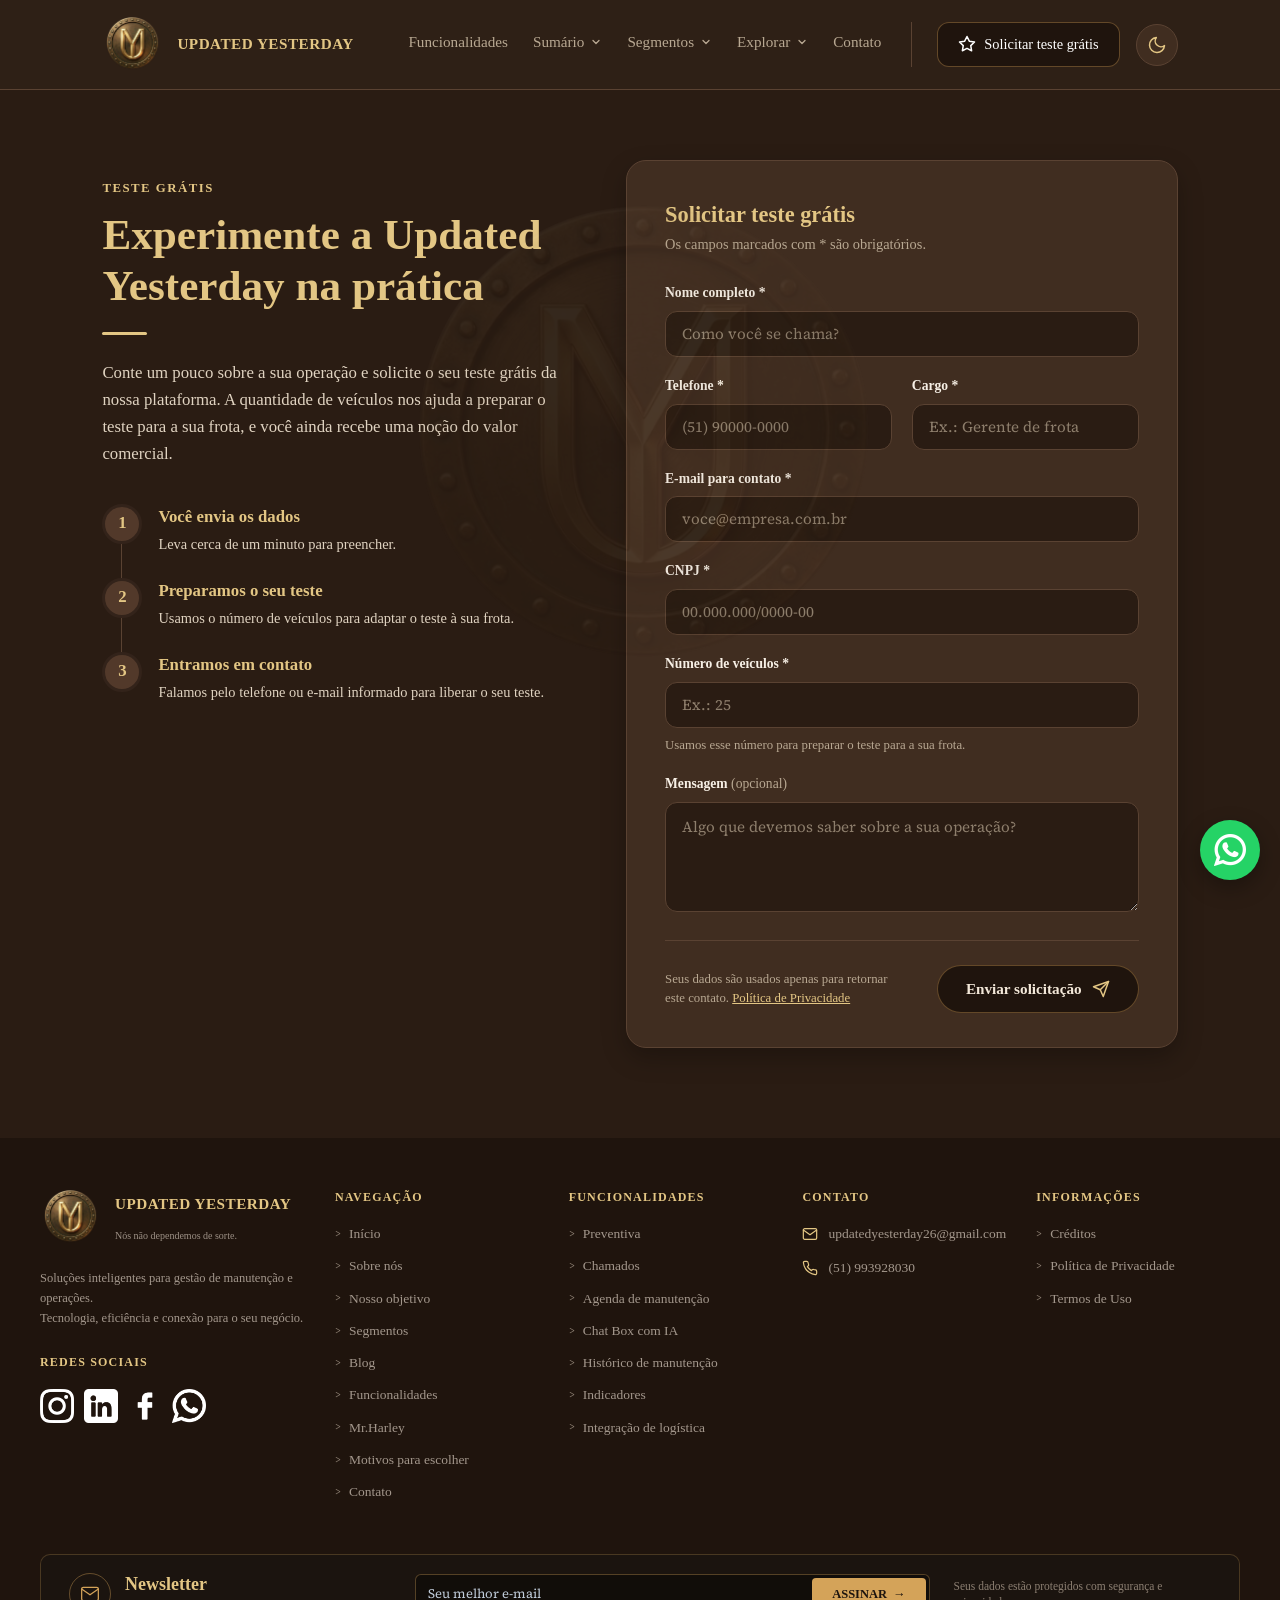
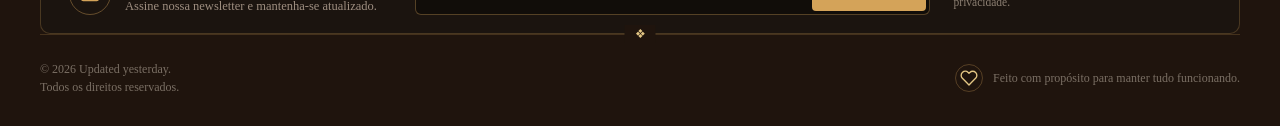
<file: solicitar-orçamento.html>
<!DOCTYPE html>
<html lang="pt-BR" class="tema-escuro">
<head>
    <meta charset="UTF-8">
    <meta name="viewport" content="width=device-width, initial-scale=1.0">
    <script>
        (function () {
            var r = document.documentElement;
            r.classList.add('tema-escuro', 'js-reveal');
            try { if (localStorage.getItem('uy-tema') === 'claro') r.classList.remove('tema-escuro'); } catch (e) {}
            // Plano B: se o scroll-reveal.js não carregar, nada fica escondido.
            setTimeout(function () { if (!window.__uyReveal) r.classList.remove('js-reveal'); }, 3000);
        })();
    </script>
    <meta name="description" content="Solicite o seu teste grátis da Updated Yesterday e veja a gestão de manutenção da sua frota em um único fluxo.">
    <meta name="theme-color" content="#2B231D">
    <meta property="og:type" content="website">
    <meta property="og:title" content="Solicitar Teste Grátis — Updated Yesterday">
    <meta property="og:description" content="Solicite o seu teste grátis da Updated Yesterday e veja a gestão de manutenção da sua frota em um único fluxo.">
    <meta property="og:image" content="Imagens/logotipo.png">
    <meta name="referrer" content="strict-origin-when-cross-origin">
    <meta http-equiv="Content-Security-Policy" content="upgrade-insecure-requests">
    <title>Solicitar Teste Grátis — Updated Yesterday</title>
    <link rel="preconnect" href="https://fonts.googleapis.com">
    <link rel="preconnect" href="https://fonts.gstatic.com" crossorigin>
    <link rel="stylesheet" href="https://fonts.googleapis.com/css2?family=Fraunces:opsz,wght@9..144,600;9..144,700&family=Source+Serif+4:wght@400;600;700&display=swap">
    <link rel="stylesheet" href="style.css">
    <link rel="icon" type="image/png" href="Imagens/logotipo.png">
</head>
<body>

    <!-- CABEÇALHO -->
<header class="cabecalho">
        <a href="index.html" class="conteiner-logo">
            <img src="Imagens/logotipo.png" alt="Logo Updated Yesterday" class="imagem-logo">
            <div class="textos-logo">
                <span class="titulo-logo">UPDATED YESTERDAY</span>
            </div>
        </a>

        <nav class="navegacao">
            <ul class="lista-menu">
                <li><a href="index.html#funcionalidades" class="link-direto">Funcionalidades</a></li>
                <li class="item-submenu">
                    <button type="button" class="link-submenu" aria-haspopup="true" aria-expanded="false">Sumário <svg viewBox="0 0 24 24" aria-hidden="true"><polyline points="6 9 12 15 18 9"></polyline></svg></button>
                    <ul class="submenu"><li><a href="index.html#hero">Início</a></li><li><a href="index.html#problema">O problema</a></li><li><a href="index.html#sistema">O sistema</a></li><li><a href="index.html#como-funciona">Como funciona</a></li><li><a href="index.html#funcionalidades">Funcionalidades</a></li><li><a href="index.html#mr-harley">Mr.Harley</a></li><li><a href="index.html#integrado">Tudo integrado</a></li><li><a href="index.html#escolher">Por que escolher a UY</a></li><li><a href="index.html#pioneiros">Clientes pioneiros</a></li><li><a href="index.html#faq">Perguntas frequentes</a></li><li><a href="index.html#solicitar-teste">Solicitar teste</a></li><li><a href="#rodape">Contato</a></li></ul>
                </li>
                <li class="item-submenu item-submenu-seg">
                    <a href="segmentos.html" class="link-submenu link-submenu-seg" aria-haspopup="true">Segmentos <svg viewBox="0 0 24 24" aria-hidden="true"><polyline points="6 9 12 15 18 9"></polyline></svg></a>
                    <ul class="submenu"><li><a href="segmentos.html#seg-industria">Indústria e manufatura</a></li><li><a href="segmentos.html#seg-logistica">Logística e transportes</a></li><li><a href="segmentos.html#seg-mineracao">Mineração e siderurgia</a></li><li><a href="segmentos.html#seg-agro">Agroindústria e alimentos</a></li><li><a href="segmentos.html#seg-energia">Energia e utilidades</a></li><li><a href="segmentos.html#seg-facilities">Facilities e predial</a></li></ul>
                </li>
                <li class="item-submenu">
                    <button type="button" class="link-submenu" aria-haspopup="true" aria-expanded="false">Explorar <svg viewBox="0 0 24 24" aria-hidden="true"><polyline points="6 9 12 15 18 9"></polyline></svg></button>
                    <ul class="submenu"><li><a href="sobre-nos.html">Sobre Nós<small>Quem somos, objetivo e equipe</small></a></li><li><a href="blog.html">Blog<small>Artigos, novidades e boas práticas</small></a></li></ul>
                </li>
                <li><a href="#rodape" class="link-direto">Contato</a></li>
            </ul>
        </nav>

        <div class="conteiner-botao">
            <a href="solicitar-orçamento.html" class="botao-acao">
                <svg xmlns="http://www.w3.org/2000/svg" width="18" height="18" viewBox="0 0 24 24" fill="none" stroke="currentColor" stroke-width="2" stroke-linecap="round" stroke-linejoin="round" aria-hidden="true"><polygon points="12 2 15.09 8.26 22 9.27 17 14.14 18.18 21.02 12 17.77 5.82 21.02 7 14.14 2 9.27 8.91 8.26 12 2"></polygon></svg>
                Solicitar teste grátis
            </a>
        </div>


        <button class="btn-tema" id="btn-tema" type="button" aria-label="Ativar modo claro" aria-pressed="true">
            <svg class="icone-sol" viewBox="0 0 24 24" stroke-width="1.8" stroke-linecap="round" stroke-linejoin="round">
                <circle cx="12" cy="12" r="4"></circle>
                <line x1="12" y1="2" x2="12" y2="4"></line>
                <line x1="12" y1="20" x2="12" y2="22"></line>
                <line x1="4.22" y1="4.22" x2="5.64" y2="5.64"></line>
                <line x1="18.36" y1="18.36" x2="19.78" y2="19.78"></line>
                <line x1="2" y1="12" x2="4" y2="12"></line>
                <line x1="20" y1="12" x2="22" y2="12"></line>
                <line x1="4.22" y1="19.78" x2="5.64" y2="18.36"></line>
                <line x1="18.36" y1="5.64" x2="19.78" y2="4.22"></line>
            </svg>
            <svg class="icone-lua" viewBox="0 0 24 24" stroke-width="1.8" stroke-linecap="round" stroke-linejoin="round">
                <path d="M21 12.79A9 9 0 1 1 11.21 3 7 7 0 0 0 21 12.79z"></path>
            </svg>
        </button>

        <button class="btn-hamburguer" id="btn-hamburguer" type="button" aria-label="Abrir menu" aria-expanded="false" aria-controls="menu-mobile">
            <span class="linha-hamburguer"></span>
            <span class="linha-hamburguer"></span>
            <span class="linha-hamburguer"></span>
        </button>
    </header>

    <!-- MENU MOBILE (HAMBÚRGUER) -->
    <div class="overlay-menu-mobile" id="overlay-menu-mobile"></div>
    <nav class="menu-mobile" id="menu-mobile" aria-hidden="true">
        <ul class="lista-menu-mobile">
            <li><a href="index.html#funcionalidades" class="link-menu-mobile">Funcionalidades</a></li>
            <li><a href="#rodape" class="link-menu-mobile">Contato</a></li>
            <li class="item-submenu-mobile">
                <button type="button" class="link-menu-mobile btn-submenu-mobile" aria-expanded="false">Sumário <svg viewBox="0 0 24 24" aria-hidden="true"><polyline points="6 9 12 15 18 9"></polyline></svg></button>
                <ul class="submenu-mobile"><li><a href="index.html#hero">Início</a></li><li><a href="index.html#problema">O problema</a></li><li><a href="index.html#sistema">O sistema</a></li><li><a href="index.html#como-funciona">Como funciona</a></li><li><a href="index.html#funcionalidades">Funcionalidades</a></li><li><a href="index.html#mr-harley">Mr.Harley</a></li><li><a href="index.html#integrado">Tudo integrado</a></li><li><a href="index.html#escolher">Por que escolher a UY</a></li><li><a href="index.html#pioneiros">Clientes pioneiros</a></li><li><a href="index.html#faq">Perguntas frequentes</a></li><li><a href="index.html#solicitar-teste">Solicitar teste</a></li><li><a href="#rodape">Contato</a></li></ul>
            </li>
            <li class="item-submenu-mobile">
                <button type="button" class="link-menu-mobile btn-submenu-mobile" aria-expanded="false">Segmentos <svg viewBox="0 0 24 24" aria-hidden="true"><polyline points="6 9 12 15 18 9"></polyline></svg></button>
                <ul class="submenu-mobile"><li><a href="segmentos.html">Ver todos os segmentos</a></li><li><a href="segmentos.html#seg-industria">Indústria e manufatura</a></li><li><a href="segmentos.html#seg-logistica">Logística e transportes</a></li><li><a href="segmentos.html#seg-mineracao">Mineração e siderurgia</a></li><li><a href="segmentos.html#seg-agro">Agroindústria e alimentos</a></li><li><a href="segmentos.html#seg-energia">Energia e utilidades</a></li><li><a href="segmentos.html#seg-facilities">Facilities e predial</a></li></ul>
            </li>
            <li class="item-submenu-mobile">
                <button type="button" class="link-menu-mobile btn-submenu-mobile" aria-expanded="false">Explorar <svg viewBox="0 0 24 24" aria-hidden="true"><polyline points="6 9 12 15 18 9"></polyline></svg></button>
                <ul class="submenu-mobile"><li><a href="sobre-nos.html">Sobre Nós</a></li><li><a href="blog.html">Blog</a></li></ul>
            </li>
        </ul>
        <a href="solicitar-orçamento.html" class="botao-acao botao-acao-mobile">
            <svg xmlns="http://www.w3.org/2000/svg" width="18" height="18" viewBox="0 0 24 24" fill="none" stroke="currentColor" stroke-width="2" stroke-linecap="round" stroke-linejoin="round" aria-hidden="true"><polygon points="12 2 15.09 8.26 22 9.27 17 14.14 18.18 21.02 12 17.77 5.82 21.02 7 14.14 2 9.27 8.91 8.26 12 2"></polygon></svg>
            Solicitar teste grátis
        </a>
    </nav>

    <main id="conteudo-principal" class="orc-secao">
        <div class="orc-grade">

            <!-- Coluna esquerda: contexto -->
            <section class="orc-info revelar-esquerda">
                <span class="tagline">Teste grátis</span>
                <h1 class="orc-titulo">Experimente a Updated Yesterday na prática</h1>
                <div class="linha-dourada"></div>
                <p class="orc-descricao">
                    Conte um pouco sobre a sua operação e solicite o seu teste grátis da nossa plataforma.
                    A quantidade de veículos nos ajuda a preparar o teste para a sua frota, e você ainda recebe uma noção do valor comercial.
                </p>

                <ol class="orc-passos">
                    <li class="orc-passo">
                        <span class="orc-passo-num">1</span>
                        <div>
                            <h3>Você envia os dados</h3>
                            <p>Leva cerca de um minuto para preencher.</p>
                        </div>
                    </li>
                    <li class="orc-passo">
                        <span class="orc-passo-num">2</span>
                        <div>
                            <h3>Preparamos o seu teste</h3>
                            <p>Usamos o número de veículos para adaptar o teste à sua frota.</p>
                        </div>
                    </li>
                    <li class="orc-passo">
                        <span class="orc-passo-num">3</span>
                        <div>
                            <h3>Entramos em contato</h3>
                            <p>Falamos pelo telefone ou e-mail informado para liberar o seu teste.</p>
                        </div>
                    </li>
                </ol>
            </section>

            <!-- Coluna direita: formulário -->
            <div class="orc-card revelar-direita" id="orcCard">
                <form class="orc-formulario" id="orcForm" action="https://formspree.io/f/xaeqjwpn" method="POST" novalidate>
                    <input type="hidden" name="_subject" value="Nova solicitação de teste grátis — Updated Yesterday">
                    <h2 class="orc-card-titulo">Solicitar teste grátis</h2>
                    <p class="orc-card-sub">Os campos marcados com * são obrigatórios.</p>

                    <div class="orc-campos">
                        <div class="orc-campo orc-campo--cheio">
                            <label for="nome">Nome completo *</label>
                            <input type="text" id="nome" name="nome" placeholder="Como você se chama?" autocomplete="name" required>
                            <span class="orc-erro">Informe o seu nome completo.</span>
                        </div>

                        <div class="orc-campo">
                            <label for="telefone">Telefone *</label>
                            <input type="tel" id="telefone" name="telefone" placeholder="(51) 90000-0000" autocomplete="tel" inputmode="tel" required>
                            <span class="orc-erro">Informe um telefone com DDD.</span>
                        </div>

                        <div class="orc-campo">
                            <label for="cargo">Cargo *</label>
                            <input type="text" id="cargo" name="cargo" placeholder="Ex.: Gerente de frota" autocomplete="organization-title" required>
                            <span class="orc-erro">Informe o seu cargo.</span>
                        </div>

                        <div class="orc-campo orc-campo--cheio">
                            <label for="email">E-mail para contato *</label>
                            <input type="email" id="email" name="email" placeholder="voce@empresa.com.br" autocomplete="email" required>
                            <span class="orc-erro">Informe um e-mail válido.</span>
                        </div>

                        <div class="orc-campo orc-campo--cheio">
                            <label for="cnpj">CNPJ *</label>
                            <input type="text" id="cnpj" name="cnpj" placeholder="00.000.000/0000-00" inputmode="numeric" autocomplete="off" maxlength="18" required>
                            <span class="orc-erro">Informe o CNPJ da empresa.</span>
                        </div>

                        <div class="orc-campo orc-campo--cheio">
                            <label for="veiculos">Número de veículos *</label>
                            <input type="number" id="veiculos" name="veiculos" placeholder="Ex.: 25" min="1" step="1" inputmode="numeric" required>
                            <span class="orc-dica">Usamos esse número para preparar o teste para a sua frota.</span>
                            <span class="orc-erro">Informe quantos veículos a sua empresa possui.</span>
                        </div>

                        <div class="orc-campo orc-campo--cheio">
                            <label for="mensagem">Mensagem <span class="orc-opcional">(opcional)</span></label>
                            <textarea id="mensagem" name="mensagem" placeholder="Algo que devemos saber sobre a sua operação?"></textarea>
                        </div>
                    </div>

                    <div class="orc-rodape">
                        <p class="orc-privacidade">
                            Seus dados são usados apenas para retornar este contato.
                            <a href="politica-de-provacidade.html">Política de Privacidade</a>
                        </p>
                        <button type="submit" class="btn btn-principal">
                            Enviar solicitação
                            <svg width="18" height="18" viewBox="0 0 24 24" fill="none" stroke="currentColor" stroke-width="2" stroke-linecap="round" stroke-linejoin="round" aria-hidden="true"><path d="M22 2 11 13"/><path d="M22 2 15 22l-4-9-9-4 20-7z"/></svg>
                        </button>
                    </div>
                </form>

                <div class="orc-sucesso" role="status" aria-live="polite">
                    <div class="icone-card">
                        <svg width="32" height="32" viewBox="0 0 24 24" fill="none" stroke="currentColor" stroke-width="2" stroke-linecap="round" stroke-linejoin="round" aria-hidden="true"><path d="M20 6 9 17l-5-5"/></svg>
                    </div>
                    <h2>Solicitação enviada</h2>
                    <p>Obrigado pelo interesse. Em breve entraremos em contato para liberar o seu teste grátis.</p>
                    <a href="index.html" class="btn btn-secundario">Voltar ao site</a>
                </div>
            </div>

        </div>
    </main>

        <!-- RODAPÉ -->
        <footer class="footer" id="rodape">
            <div class="footer-container">
            
            <!-- GRID SUPERIOR (5 COLUNAS) -->
            <div class="footer-top revelar-cascata">
                
                <!-- COLUNA 1: LOGO E DESCRIÇÃO -->
                <div class="footer-col col-brand">
                <div class="brand-header">
                    <!-- Espaço reservado para a LOGO ao lado do texto -->
                    <div class="logo-placeholder">
                    <img src="Imagens/logotipo.png" alt="Logo Updated Yesterday">
                    </div>
                    <div class="brand-title">
                    <h2>UPDATED YESTERDAY</h2>
                            <p class="subtitle">Nós não dependemos de sorte.</p>
                    </div>
                </div>

                <p class="brand-description">
                    Soluções inteligentes para gestão de manutenção e operações.<br>
                    Tecnologia, eficiência e conexão para o seu negócio.
                </p>

                <div class="social-section">
                    <h4 class="section-title">REDES SOCIAIS</h4>
                    <div class="social-links">
                    <a href="https://www.instagram.com/p/DcltIoWEeUV/?igsi=NTBnZ2xrN2NycWJ2" title="Instagram"><img src="Icones/icones-claros/instagram.png" alt="" class="sociais-img"></a>
                    <a href="https://www.linkedin.com/company/updated-yesterday/posts/?viewAsMember=true" title="LinkedIn"><img src="Icones/icones-claros/linkedin.png" alt="" class="sociais-img"></a>
                    <a href="https://www.facebook.com/share/1K7FVFRbi6/" title="Facebook"><img src="Icones/icones-claros/facebook.png" alt="" class="sociais-img"></a>
                    <a href="https://wa.me/message/VCNQYGT4VERDC1" title="WhatsApp"><img src="Icones/icones-claros/whatsapp.png" alt="" class="sociais-img"></a>
                    </div>
                </div>
                </div>

                <!-- COLUNA 2: NAVEGAÇÃO -->
                <div class="footer-col">
                <h4 class="section-title">NAVEGAÇÃO</h4>
                <ul class="footer-list">
                    <li><a href="index.html#hero">Início</a></li>
                    <li><a href="sobre-nos.html">Sobre nós</a></li>
                    <li><a href="sobre-nos.html#objetivo">Nosso objetivo</a></li>
                    <li><a href="segmentos.html">Segmentos</a></li>
                    <li><a href="blog.html">Blog</a></li>
                    <li><a href="index.html#funcionalidades">Funcionalidades</a></li>
                    <li><a href="index.html#mr-harley">Mr.Harley</a></li>
                    <li><a href="index.html#escolher">Motivos para escolher</a></li>
                    <li><a href="#rodape">Contato</a></li>
                </ul>
                </div>

                <!-- COLUNA 3: FUNCIONALIDADES -->
                <div class="footer-col">
                <h4 class="section-title">FUNCIONALIDADES</h4>
                <ul class="footer-list">
                    <li><a href="index.html#fn-preventiva">Preventiva</a></li>
                    <li><a href="index.html#fn-chamados">Chamados</a></li>
                    <li><a href="index.html#fn-agenda">Agenda de manutenção</a></li>
                    <li><a href="index.html#fn-ia">Chat Box com IA</a></li>
                    <li><a href="index.html#fn-historico">Histórico de manutenção</a></li>
                    <li><a href="index.html#fn-indicadores">Indicadores</a></li>
                    <li><a href="index.html#fn-logistica">Integração de logística</a></li>
                </ul>
                </div>

                <!-- COLUNA 4: CONTATO -->
                <div class="footer-col">
                <h4 class="section-title">CONTATO</h4>
                <ul class="contact-list">
                    <li>
                    <span class="contact-icon"><svg width="16" height="16" viewBox="0 0 24 24" fill="none" stroke="currentColor" stroke-width="1.8" stroke-linecap="round" stroke-linejoin="round" aria-hidden="true"><rect x="2" y="4" width="20" height="16" rx="2"></rect><polyline points="22,6 12,13 2,6"></polyline></svg></span>
                    <a href="mailto:updatedyesterday26@gmail.com">updatedyesterday26@gmail.com</a>
                    </li>
                    <li>
                    <span class="contact-icon"><svg width="16" height="16" viewBox="0 0 24 24" fill="none" stroke="currentColor" stroke-width="1.8" stroke-linecap="round" stroke-linejoin="round" aria-hidden="true"><path d="M22 16.92v3a2 2 0 0 1-2.18 2 19.8 19.8 0 0 1-8.63-3.07 19.5 19.5 0 0 1-6-6 19.8 19.8 0 0 1-3.07-8.67A2 2 0 0 1 4.11 2h3a2 2 0 0 1 2 1.72c.13.96.36 1.9.7 2.81a2 2 0 0 1-.45 2.11L8.09 9.91a16 16 0 0 0 6 6l1.27-1.27a2 2 0 0 1 2.11-.45c.91.34 1.85.57 2.81.7A2 2 0 0 1 22 16.92z"></path></svg></span>
                    <span>(51) 993928030</span>
                    </li>
                  

                </ul>
                </div>

                <!-- COLUNA 5: INFORMAÇÕES -->
                <div class="footer-col">
                <h4 class="section-title">INFORMAÇÕES</h4>
                <ul class="footer-list">
                    <li><a href="creditos.html">Créditos</a></li>
                    <li><a href="politica-de-provacidade.html">Política de Privacidade</a></li>
                    <li><a href="termos-de-uso.html">Termos de Uso</a></li>
                </ul>
                </div>

            </div>

<!-- SEÇÃO NEWSLETTER -->
<div class="sib-form" style="text-align: left; width: 100%;">
  <div id="sib-form-container" class="sib-form-container" style="background: transparent; padding: 0;">
    
    <!-- Mensagem de erro customizada (oculta por padrão) -->
    <div id="error-message" class="sib-form-message-panel" style="display: none; font-family: inherit; font-size: 14px; text-align: left; color: #d4a359; background-color: rgba(0, 0, 0, 0.4); border: 1px solid rgba(212, 163, 89, 0.5); border-radius: 8px; max-width: 100%; margin-bottom: 12px; padding: 12px 16px;">
      <div class="sib-form-message-panel__text sib-form-message-panel__text--center" style="display: flex; align-items: center; gap: 8px; color: #d4a359;">
        <svg viewBox="0 0 512 512" class="sib-icon sib-notification__icon" style="fill: #d4a359; width: 18px; height: 18px; flex-shrink: 0;">
          <path d="M256 40c118.621 0 216 96.075 216 216 0 119.291-96.61 216-216 216-119.244 0-216-96.562-216-216 0-119.203 96.602-216 216-216m0-32C119.043 8 8 119.083 8 256c0 136.997 111.043 248 248 248s248-111.003 248-248C504 119.083 392.957 8 256 8zm-11.49 120h22.979c6.823 0 12.274 5.682 11.99 12.5l-7 168c-.268 6.428-5.556 11.5-11.99 11.5h-8.979c-6.433 0-11.722-5.073-11.99-11.5l-7-168c-.283-6.818 5.167-12.5 11.99-12.5zM256 340c-15.464 0-28 12.536-28 28s12.536 28 28 28 28-12.536 28-28-12.536-28-28-28z" />
        </svg>
        <span class="sib-form-message-panel__inner-text" style="color: #d4a359;">
          Sua assinatura não pôde ser enviada. Tente novamente.
        </span>
      </div>
    </div>
    
    <!-- Mensagem de sucesso (oculta por padrão) -->
    <div id="success-message" class="sib-form-message-panel" style="display: none; font-family: inherit; font-size: 14px; text-align: left; color: #13ce66; background-color: rgba(0, 0, 0, 0.4); border: 1px solid #13ce66; border-radius: 8px; max-width: 100%; margin-bottom: 12px; padding: 12px 16px;">
      <div class="sib-form-message-panel__text sib-form-message-panel__text--center" style="display: flex; align-items: center; gap: 8px;">
        <svg viewBox="0 0 512 512" class="sib-icon sib-notification__icon" style="fill: #13ce66; width: 18px; height: 18px; flex-shrink: 0;">
          <path d="M256 8C119.033 8 8 119.033 8 256s111.033 248 248 248 248-111.033 248-248S392.967 8 256 8zm0 464c-118.664 0-216-96.055-216-216 0-118.663 96.055-216 216-216 118.664 0 216 96.055 216 216 0 118.663-96.055 216-216 216zm141.63-274.961L217.15 376.071c-4.705 4.667-12.303 4.637-16.97-.068l-85.878-86.572c-4.667-4.705-4.637-12.303.068-16.97l8.52-8.451c4.705-4.667 12.303-4.637 16.97.068l68.976 69.533 163.441-162.13c4.705-4.667 12.303-4.637 16.97.068l8.451 8.52c4.668 4.705 4.637 12.303-.068 16.97z" />
        </svg>
        <span class="sib-form-message-panel__inner-text">
          Você fez sua assinatura com sucesso.
        </span>
      </div>
    </div>

    <!-- Card Principal -->
    <div id="sib-container" class="nl-card sib-container--large sib-container--vertical">
      <form id="sib-form" class="nl-form" method="POST" action="https://formspree.io/f/xgaoywdn">

        <!-- Ícone + Textos -->
        <div class="nl-info">
          <div class="nl-icone">
            <svg width="20" height="20" viewBox="0 0 24 24" fill="none" stroke="#d4a359" stroke-width="1.5" stroke-linecap="round" stroke-linejoin="round" aria-hidden="true">
              <path d="M4 4h16c1.1 0 2 .9 2 2v12c0 1.1-.9 2-2 2H4c-1.1 0-2-.9-2-2V6c0-1.1.9-2 2-2z"></path>
              <polyline points="22,6 12,13 2,6"></polyline>
            </svg>
          </div>
          <div class="nl-textos">
            <p class="nl-titulo">Newsletter</p>
            <p class="nl-subtitulo">Assine nossa newsletter e mantenha-se atualizado.</p>
          </div>
        </div>

        <!-- Campo de e-mail + botão -->
        <div class="nl-campo-grupo">
          <div class="nl-campo">
            <label for="EMAIL" class="nl-sr-only">Seu e-mail</label>
            <input class="nl-input" type="email" id="EMAIL" name="email" autocomplete="email" placeholder="Seu melhor e-mail" required />
            <button class="nl-botao" type="submit">
              ASSINAR <span aria-hidden="true">&rarr;</span>
            </button>
          </div>
        </div>

        <!-- Texto de segurança -->
        <p class="nl-nota">Seus dados estão protegidos com segurança e privacidade.</p>

      </form>
    </div>
  </div>
</div>

<!-- DIVISOR COM DETALHE FLOREADO DA IMAGEM -->
<div class="footer-divider">
    <span class="divider-ornament">❖</span>
</div>

<!-- RODAPÉ INFERIOR (COPYRIGHT E CRÉDITOS) -->
<div class="footer-bottom">
    <p class="copyright">
    © 2026 Updated yesterday.<br>
    Todos os direitos reservados.
    </p>
    <div class="footer-tagline">
    <span class="heart-icon"><svg width="18" height="18" viewBox="0 0 24 24" fill="none" stroke="currentColor" stroke-width="1.8" stroke-linecap="round" stroke-linejoin="round" aria-hidden="true"><path d="M20.84 4.61a5.5 5.5 0 0 0-7.78 0L12 5.67l-1.06-1.06a5.5 5.5 0 0 0-7.78 7.78l1.06 1.06L12 21.23l7.78-7.78 1.06-1.06a5.5 5.5 0 0 0 0-7.78z"></path></svg></span>
    <p>Feito com propósito para manter tudo funcionando.</p>
    </div>
</div>

            </div>
        </footer>

<a class="wa-flutuante" href="https://wa.me/message/VCNQYGT4VERDC1" target="_blank" rel="noopener" aria-label="Entrar em contato pelo WhatsApp">
    <span class="wa-dica">Entrar em contato</span>
    <img src="Icones/icones-claros/whatsapp.png" alt="">
</a>

<script src="submenu.js"></script>
<script src="newsletter.js"></script>
<script src="scroll-reveal.js"></script>
<script>
    (function () {
        var form = document.getElementById('orcForm');
        var card = document.getElementById('orcCard');
        var tel  = document.getElementById('telefone');
        var cnpj = document.getElementById('cnpj');

        // Máscara de telefone brasileiro: (00) 00000-0000
        tel.addEventListener('input', function () {
            var d = tel.value.replace(/\D/g, '').slice(0, 11);
            var r = d;
            if (d.length > 10)      r = '(' + d.slice(0,2) + ') ' + d.slice(2,7) + '-' + d.slice(7);
            else if (d.length > 6)  r = '(' + d.slice(0,2) + ') ' + d.slice(2,6) + '-' + d.slice(6);
            else if (d.length > 2)  r = '(' + d.slice(0,2) + ') ' + d.slice(2);
            else if (d.length > 0)  r = '(' + d;
            tel.value = r;
        });

        // Máscara de CNPJ: 00.000.000/0000-00
        cnpj.addEventListener('input', function () {
            var d = cnpj.value.replace(/\D/g, '').slice(0, 14);
            var r = d;
            if (d.length > 12)      r = d.slice(0,2) + '.' + d.slice(2,5) + '.' + d.slice(5,8) + '/' + d.slice(8,12) + '-' + d.slice(12);
            else if (d.length > 8)  r = d.slice(0,2) + '.' + d.slice(2,5) + '.' + d.slice(5,8) + '/' + d.slice(8);
            else if (d.length > 5)  r = d.slice(0,2) + '.' + d.slice(2,5) + '.' + d.slice(5);
            else if (d.length > 2)  r = d.slice(0,2) + '.' + d.slice(2);
            cnpj.value = r;
        });

        // Validação do CNPJ: 14 dígitos + dígitos verificadores
        function cnpjValido(valor) {
            var d = valor.replace(/\D/g, '');
            if (d.length !== 14) return false;
            if (/^(\d)\1{13}$/.test(d)) return false; // 00000000000000, 11111111111111...
            function digito(base) {
                var pesos = base.length === 12
                    ? [5,4,3,2,9,8,7,6,5,4,3,2]
                    : [6,5,4,3,2,9,8,7,6,5,4,3,2];
                var soma = 0;
                for (var i = 0; i < base.length; i++) soma += parseInt(base.charAt(i), 10) * pesos[i];
                var resto = soma % 11;
                return resto < 2 ? 0 : 11 - resto;
            }
            var d1 = digito(d.slice(0, 12));
            var d2 = digito(d.slice(0, 12) + d1);
            return d1 === parseInt(d.charAt(12), 10) && d2 === parseInt(d.charAt(13), 10);
        }

        function validar(campo) {
            var ok = campo.checkValidity();
            if (campo.id === 'nome')     ok = ok && campo.value.trim().split(/\s+/).length >= 2;
            if (campo.id === 'telefone') ok = ok && campo.value.replace(/\D/g, '').length >= 10;
            if (campo.id === 'veiculos') ok = ok && parseInt(campo.value, 10) >= 1;
            if (campo.id === 'cnpj') {
                ok = ok && cnpjValido(campo.value);
                var msg = campo.closest('.orc-campo').querySelector('.orc-erro');
                if (msg) {
                    msg.textContent = campo.value.trim() === ''
                        ? 'Informe o CNPJ da empresa.'
                        : 'CNPJ inválido. Confira os 14 números digitados.';
                }
            }
            campo.closest('.orc-campo').classList.toggle('orc-invalido', !ok);
            return ok;
        }

        form.querySelectorAll('input[required]').forEach(function (c) {
            c.addEventListener('blur', function () { validar(c); });
            c.addEventListener('input', function () {
                if (c.closest('.orc-campo').classList.contains('orc-invalido')) validar(c);
            });
        });

        // Envio assíncrono via Fetch para o Formspree
        form.addEventListener('submit', function (e) {
            e.preventDefault();

            var todosOk = true, primeiroErro = null;
            form.querySelectorAll('input[required]').forEach(function (c) {
                if (!validar(c)) { todosOk = false; primeiroErro = primeiroErro || c; }
            });
            if (!todosOk) { primeiroErro.focus(); return; }

            var dados = new FormData(form);

            fetch(form.action, {
                method: 'POST',
                body: dados,
                headers: {
                    'Accept': 'application/json'
                }
            }).then(function (resposta) {
                if (resposta.ok) {
                    card.classList.add('orc-enviado');
                    card.scrollIntoView({ behavior: 'smooth', block: 'center' });
                } else {
                    alert('Ocorreu um erro ao enviar a solicitação. Por favor, tente novamente.');
                }
            }).catch(function (erro) {
                alert('Erro na ligação. Verifique a sua Internet e tente novamente.');
            });
        });
    })();
</script>
</body>
</html>
</file>
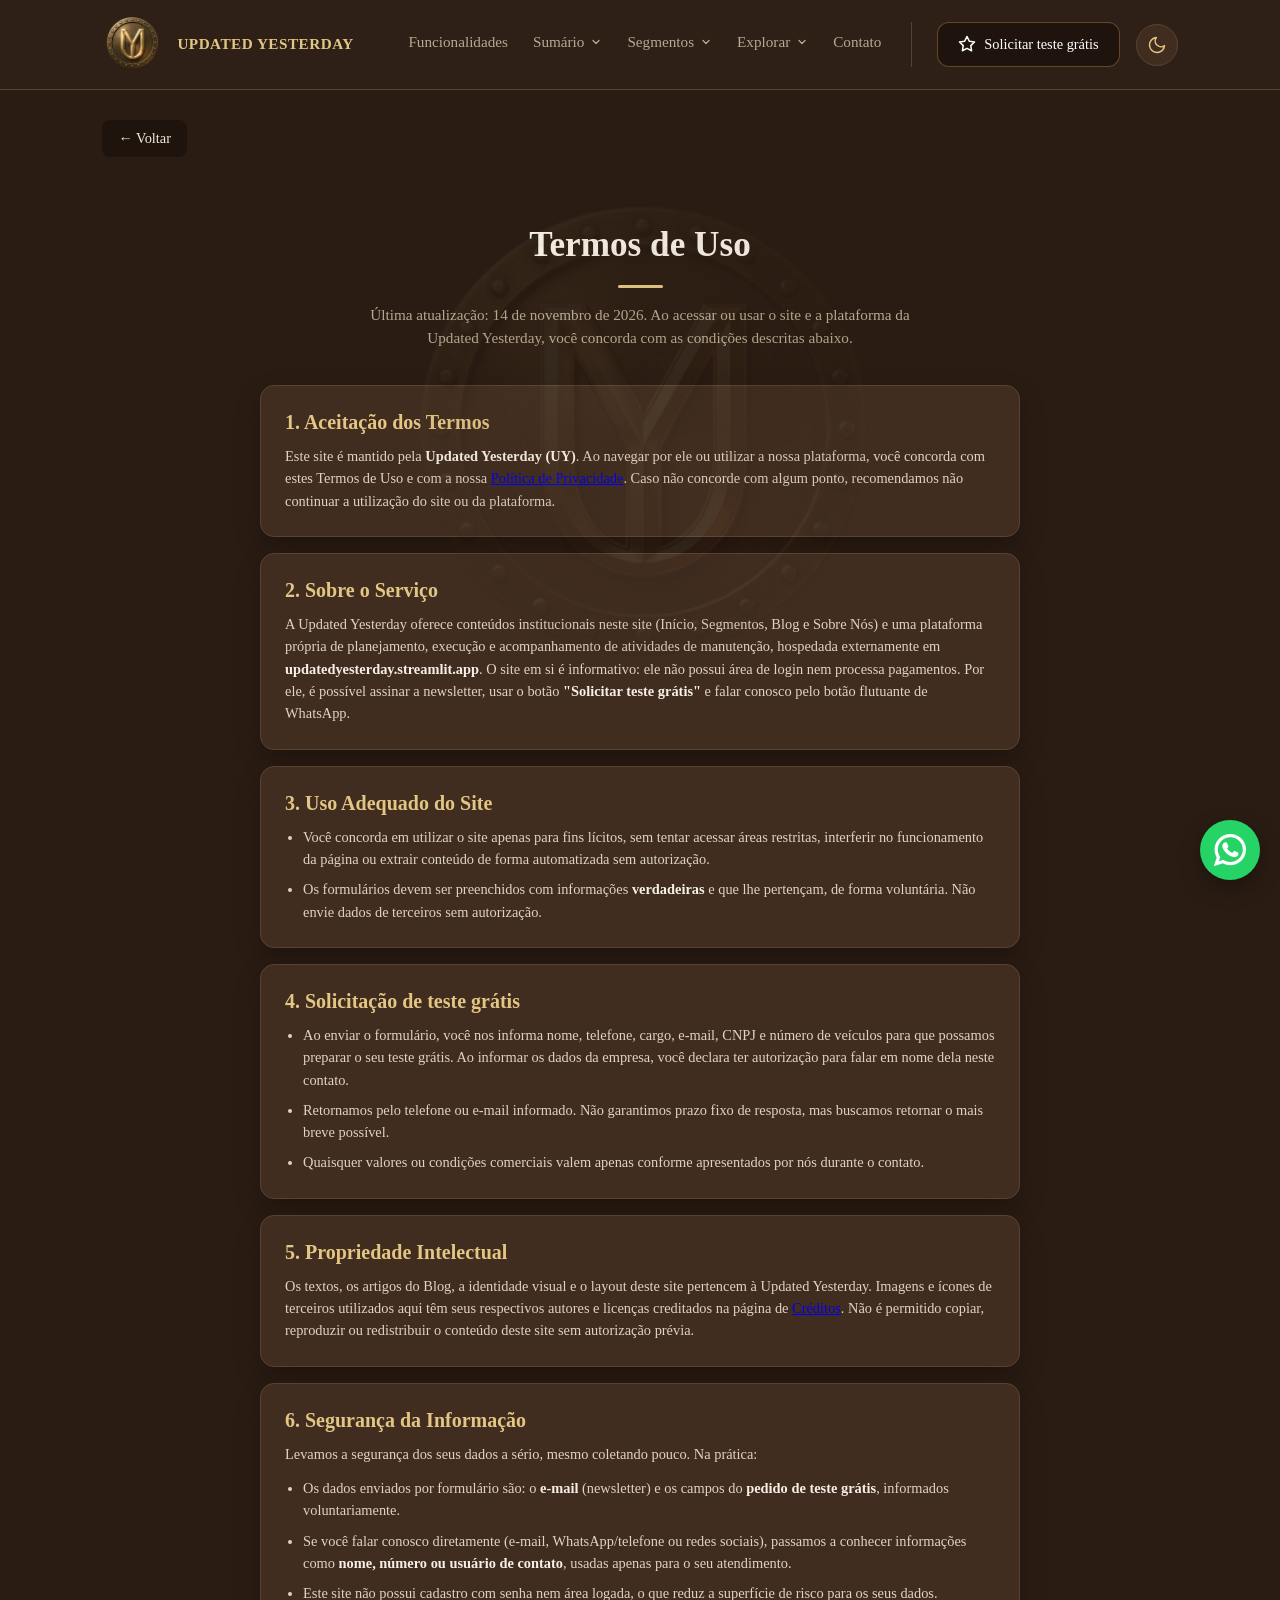
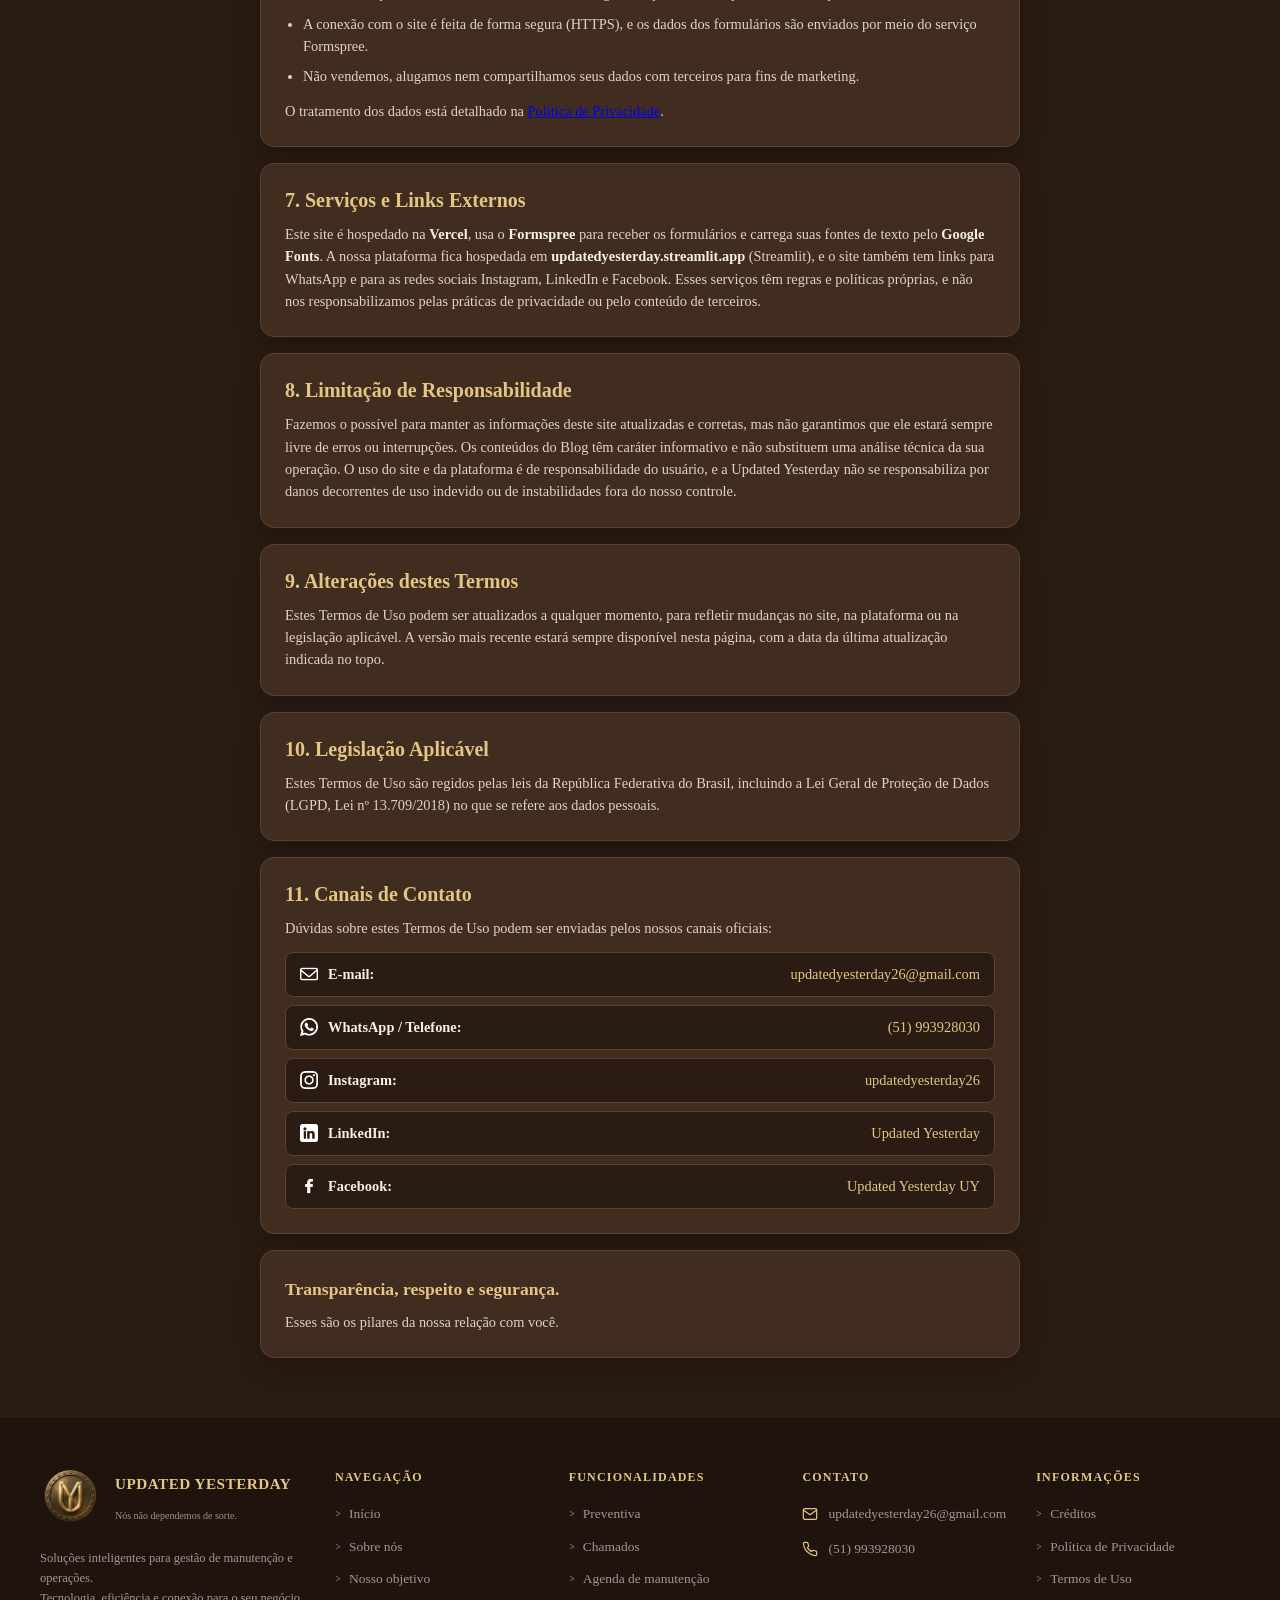
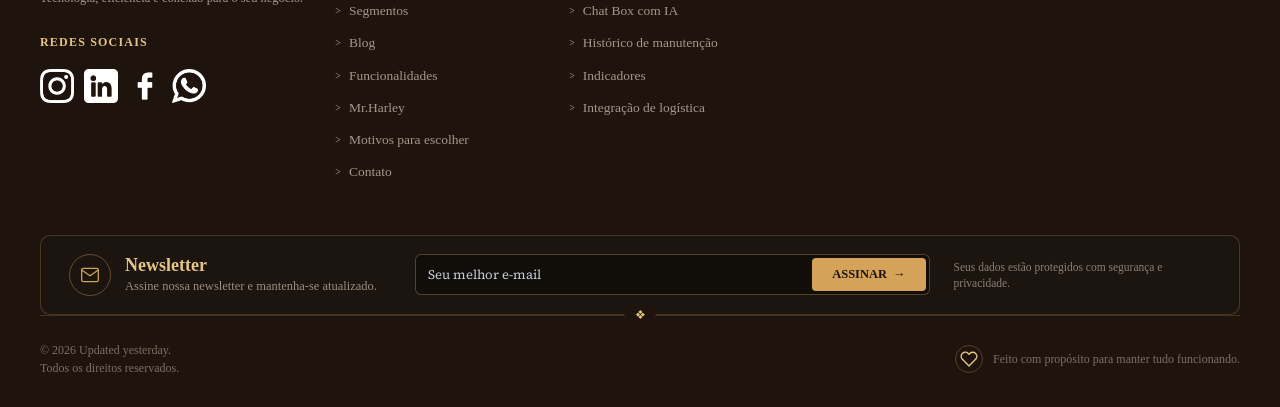
<file: termos-de-uso.html>
<!DOCTYPE html>
<html lang="pt-BR" class="tema-escuro">
<head>
    <meta charset="UTF-8">
    <meta name="viewport" content="width=device-width, initial-scale=1.0">
    <script>
        (function () {
            var r = document.documentElement;
            r.classList.add('tema-escuro', 'js-reveal');
            try { if (localStorage.getItem('uy-tema') === 'claro') r.classList.remove('tema-escuro'); } catch (e) {}
            // Plano B: se o scroll-reveal.js não carregar, nada fica escondido.
            setTimeout(function () { if (!window.__uyReveal) r.classList.remove('js-reveal'); }, 3000);
        })();
    </script>
    <meta name="description" content="Termos de Uso do site e da plataforma da Updated Yesterday.">
    <meta name="theme-color" content="#2B231D">
    <meta property="og:type" content="website">
    <meta property="og:title" content="Termos de Uso — Updated Yesterday">
    <meta property="og:description" content="Termos de Uso do site e da plataforma da Updated Yesterday.">
    <meta property="og:image" content="Imagens/logotipo.png">
    <meta name="referrer" content="strict-origin-when-cross-origin">
    <meta http-equiv="Content-Security-Policy" content="upgrade-insecure-requests">
    <title>Termos de Uso — Updated Yesterday</title>
    <link rel="preconnect" href="https://fonts.googleapis.com">
    <link rel="preconnect" href="https://fonts.gstatic.com" crossorigin>
    <link rel="stylesheet" href="https://fonts.googleapis.com/css2?family=Fraunces:opsz,wght@9..144,600;9..144,700&family=Source+Serif+4:wght@400;600;700&display=swap">
    <link rel="stylesheet" href="style.css">
    <link rel="icon" type="image/png" href="Imagens/logotipo.png">
</head>
<body>

    <!-- CABEÇALHO -->
<header class="cabecalho">
        <a href="index.html" class="conteiner-logo">
            <img src="Imagens/logotipo.png" alt="Logo Updated Yesterday" class="imagem-logo">
            <div class="textos-logo">
                <span class="titulo-logo">UPDATED YESTERDAY</span>
            </div>
        </a>

        <nav class="navegacao">
            <ul class="lista-menu">
                <li><a href="index.html#funcionalidades" class="link-direto">Funcionalidades</a></li>
                <li class="item-submenu">
                    <button type="button" class="link-submenu" aria-haspopup="true" aria-expanded="false">Sumário <svg viewBox="0 0 24 24" aria-hidden="true"><polyline points="6 9 12 15 18 9"></polyline></svg></button>
                    <ul class="submenu"><li><a href="index.html#hero">Início</a></li><li><a href="index.html#problema">O problema</a></li><li><a href="index.html#sistema">O sistema</a></li><li><a href="index.html#como-funciona">Como funciona</a></li><li><a href="index.html#funcionalidades">Funcionalidades</a></li><li><a href="index.html#mr-harley">Mr.Harley</a></li><li><a href="index.html#integrado">Tudo integrado</a></li><li><a href="index.html#escolher">Por que escolher a UY</a></li><li><a href="index.html#pioneiros">Clientes pioneiros</a></li><li><a href="index.html#faq">Perguntas frequentes</a></li><li><a href="index.html#solicitar-teste">Solicitar teste</a></li><li><a href="#rodape">Contato</a></li></ul>
                </li>
                <li class="item-submenu item-submenu-seg">
                    <a href="segmentos.html" class="link-submenu link-submenu-seg" aria-haspopup="true">Segmentos <svg viewBox="0 0 24 24" aria-hidden="true"><polyline points="6 9 12 15 18 9"></polyline></svg></a>
                    <ul class="submenu"><li><a href="segmentos.html#seg-industria">Indústria e manufatura</a></li><li><a href="segmentos.html#seg-logistica">Logística e transportes</a></li><li><a href="segmentos.html#seg-mineracao">Mineração e siderurgia</a></li><li><a href="segmentos.html#seg-agro">Agroindústria e alimentos</a></li><li><a href="segmentos.html#seg-energia">Energia e utilidades</a></li><li><a href="segmentos.html#seg-facilities">Facilities e predial</a></li></ul>
                </li>
                <li class="item-submenu">
                    <button type="button" class="link-submenu" aria-haspopup="true" aria-expanded="false">Explorar <svg viewBox="0 0 24 24" aria-hidden="true"><polyline points="6 9 12 15 18 9"></polyline></svg></button>
                    <ul class="submenu"><li><a href="sobre-nos.html">Sobre Nós<small>Quem somos, objetivo e equipe</small></a></li><li><a href="blog.html">Blog<small>Artigos, novidades e boas práticas</small></a></li></ul>
                </li>
                <li><a href="#rodape" class="link-direto">Contato</a></li>
            </ul>
        </nav>

        <div class="conteiner-botao">
            <a href="solicitar-orçamento.html" class="botao-acao">
                <svg xmlns="http://www.w3.org/2000/svg" width="18" height="18" viewBox="0 0 24 24" fill="none" stroke="currentColor" stroke-width="2" stroke-linecap="round" stroke-linejoin="round" aria-hidden="true"><polygon points="12 2 15.09 8.26 22 9.27 17 14.14 18.18 21.02 12 17.77 5.82 21.02 7 14.14 2 9.27 8.91 8.26 12 2"></polygon></svg>
                Solicitar teste grátis
            </a>
        </div>


        <button class="btn-tema" id="btn-tema" type="button" aria-label="Ativar modo claro" aria-pressed="true">
            <svg class="icone-sol" viewBox="0 0 24 24" stroke-width="1.8" stroke-linecap="round" stroke-linejoin="round">
                <circle cx="12" cy="12" r="4"></circle>
                <line x1="12" y1="2" x2="12" y2="4"></line>
                <line x1="12" y1="20" x2="12" y2="22"></line>
                <line x1="4.22" y1="4.22" x2="5.64" y2="5.64"></line>
                <line x1="18.36" y1="18.36" x2="19.78" y2="19.78"></line>
                <line x1="2" y1="12" x2="4" y2="12"></line>
                <line x1="20" y1="12" x2="22" y2="12"></line>
                <line x1="4.22" y1="19.78" x2="5.64" y2="18.36"></line>
                <line x1="18.36" y1="5.64" x2="19.78" y2="4.22"></line>
            </svg>
            <svg class="icone-lua" viewBox="0 0 24 24" stroke-width="1.8" stroke-linecap="round" stroke-linejoin="round">
                <path d="M21 12.79A9 9 0 1 1 11.21 3 7 7 0 0 0 21 12.79z"></path>
            </svg>
        </button>

        <button class="btn-hamburguer" id="btn-hamburguer" type="button" aria-label="Abrir menu" aria-expanded="false" aria-controls="menu-mobile">
            <span class="linha-hamburguer"></span>
            <span class="linha-hamburguer"></span>
            <span class="linha-hamburguer"></span>
        </button>
    </header>

    <!-- MENU MOBILE (HAMBÚRGUER) -->
    <div class="overlay-menu-mobile" id="overlay-menu-mobile"></div>
    <nav class="menu-mobile" id="menu-mobile" aria-hidden="true">
        <ul class="lista-menu-mobile">
            <li><a href="index.html#funcionalidades" class="link-menu-mobile">Funcionalidades</a></li>
            <li><a href="#rodape" class="link-menu-mobile">Contato</a></li>
            <li class="item-submenu-mobile">
                <button type="button" class="link-menu-mobile btn-submenu-mobile" aria-expanded="false">Sumário <svg viewBox="0 0 24 24" aria-hidden="true"><polyline points="6 9 12 15 18 9"></polyline></svg></button>
                <ul class="submenu-mobile"><li><a href="index.html#hero">Início</a></li><li><a href="index.html#problema">O problema</a></li><li><a href="index.html#sistema">O sistema</a></li><li><a href="index.html#como-funciona">Como funciona</a></li><li><a href="index.html#funcionalidades">Funcionalidades</a></li><li><a href="index.html#mr-harley">Mr.Harley</a></li><li><a href="index.html#integrado">Tudo integrado</a></li><li><a href="index.html#escolher">Por que escolher a UY</a></li><li><a href="index.html#pioneiros">Clientes pioneiros</a></li><li><a href="index.html#faq">Perguntas frequentes</a></li><li><a href="index.html#solicitar-teste">Solicitar teste</a></li><li><a href="#rodape">Contato</a></li></ul>
            </li>
            <li class="item-submenu-mobile">
                <button type="button" class="link-menu-mobile btn-submenu-mobile" aria-expanded="false">Segmentos <svg viewBox="0 0 24 24" aria-hidden="true"><polyline points="6 9 12 15 18 9"></polyline></svg></button>
                <ul class="submenu-mobile"><li><a href="segmentos.html">Ver todos os segmentos</a></li><li><a href="segmentos.html#seg-industria">Indústria e manufatura</a></li><li><a href="segmentos.html#seg-logistica">Logística e transportes</a></li><li><a href="segmentos.html#seg-mineracao">Mineração e siderurgia</a></li><li><a href="segmentos.html#seg-agro">Agroindústria e alimentos</a></li><li><a href="segmentos.html#seg-energia">Energia e utilidades</a></li><li><a href="segmentos.html#seg-facilities">Facilities e predial</a></li></ul>
            </li>
            <li class="item-submenu-mobile">
                <button type="button" class="link-menu-mobile btn-submenu-mobile" aria-expanded="false">Explorar <svg viewBox="0 0 24 24" aria-hidden="true"><polyline points="6 9 12 15 18 9"></polyline></svg></button>
                <ul class="submenu-mobile"><li><a href="sobre-nos.html">Sobre Nós</a></li><li><a href="blog.html">Blog</a></li></ul>
            </li>
        </ul>
        <a href="solicitar-orçamento.html" class="botao-acao botao-acao-mobile">
            <svg xmlns="http://www.w3.org/2000/svg" width="18" height="18" viewBox="0 0 24 24" fill="none" stroke="currentColor" stroke-width="2" stroke-linecap="round" stroke-linejoin="round" aria-hidden="true"><polygon points="12 2 15.09 8.26 22 9.27 17 14.14 18.18 21.02 12 17.77 5.82 21.02 7 14.14 2 9.27 8.91 8.26 12 2"></polygon></svg>
            Solicitar teste grátis
        </a>
    </nav>

    <main id="conteudo-principal" class="privacy-container">

    <button class="link-voltar-pagina" onclick="history.back()" type="button">
        ← Voltar
    </button>

    <section class="secao-politica-privacidade">
      <div class="conteiner-politica">

        <header class="cabecalho-politica revelar-cima">
          <h1 class="titulo-politica">Termos de Uso</h1>
          <div class="linha-decorativa"></div>
          <p class="subtitulo-politica">
            Última atualização: 14 de novembro de 2026. Ao acessar ou usar o site e a plataforma da Updated Yesterday, você concorda com as condições descritas abaixo.
          </p>
        </header>

        <div class="lista-cards-politica revelar-cascata">

          <article class="card-politica">
            <div class="conteudo-card">
              <h2 class="titulo-card">1. Aceitação dos Termos</h2>
              <p class="texto-card">
                Este site é mantido pela <strong>Updated Yesterday (UY)</strong>. Ao navegar por ele ou utilizar a nossa plataforma, você concorda com estes Termos de Uso e com a nossa <a href="politica-de-provacidade.html">Política de Privacidade</a>. Caso não concorde com algum ponto, recomendamos não continuar a utilização do site ou da plataforma.
              </p>
            </div>
          </article>
          <article class="card-politica">
            <div class="conteudo-card">
              <h2 class="titulo-card">2. Sobre o Serviço</h2>
              <p class="texto-card">
                A Updated Yesterday oferece conteúdos institucionais neste site (Início, Segmentos, Blog e Sobre Nós) e uma plataforma própria de planejamento, execução e acompanhamento de atividades de manutenção, hospedada externamente em <strong>updatedyesterday.streamlit.app</strong>. O site em si é informativo: ele não possui área de login nem processa pagamentos. Por ele, é possível assinar a newsletter, usar o botão <strong>"Solicitar teste grátis"</strong> e falar conosco pelo botão flutuante de WhatsApp.
              </p>
            </div>
          </article>
          <article class="card-politica">
            <div class="conteudo-card">
              <h2 class="titulo-card">3. Uso Adequado do Site</h2>
              <ul class="lista-itens-card">
                <li>
                  Você concorda em utilizar o site apenas para fins lícitos, sem tentar acessar áreas restritas, interferir no funcionamento da página ou extrair conteúdo de forma automatizada sem autorização.
                </li>
                <li>
                  Os formulários devem ser preenchidos com informações <strong>verdadeiras</strong> e que lhe pertençam, de forma voluntária. Não envie dados de terceiros sem autorização.
                </li>
              </ul>
            </div>
          </article>
          <article class="card-politica">
            <div class="conteudo-card">
              <h2 class="titulo-card">4. Solicitação de teste grátis</h2>
              <ul class="lista-itens-card">
                <li>
                  Ao enviar o formulário, você nos informa nome, telefone, cargo, e-mail, CNPJ e número de veículos para que possamos preparar o seu teste grátis. Ao informar os dados da empresa, você declara ter autorização para falar em nome dela neste contato.
                </li>
                <li>
                  Retornamos pelo telefone ou e-mail informado. Não garantimos prazo fixo de resposta, mas buscamos retornar o mais breve possível.
                </li>
                <li>
                  Quaisquer valores ou condições comerciais valem apenas conforme apresentados por nós durante o contato.
                </li>
              </ul>
            </div>
          </article>
          <article class="card-politica">
            <div class="conteudo-card">
              <h2 class="titulo-card">5. Propriedade Intelectual</h2>
              <p class="texto-card">
                Os textos, os artigos do Blog, a identidade visual e o layout deste site pertencem à Updated Yesterday. Imagens e ícones de terceiros utilizados aqui têm seus respectivos autores e licenças creditados na página de <a href="creditos.html">Créditos</a>. Não é permitido copiar, reproduzir ou redistribuir o conteúdo deste site sem autorização prévia.
              </p>
            </div>
          </article>
          <article class="card-politica">
            <div class="conteudo-card">
              <h2 class="titulo-card">6. Segurança da Informação</h2>
              <p class="texto-card espaco-inferior">
                Levamos a segurança dos seus dados a sério, mesmo coletando pouco. Na prática:
              </p>
              <ul class="lista-itens-card">
                <li>
                  Os dados enviados por formulário são: o <strong>e-mail</strong> (newsletter) e os campos do <strong>pedido de teste grátis</strong>, informados voluntariamente.
                </li>
                <li>
                  Se você falar conosco diretamente (e-mail, WhatsApp/telefone ou redes sociais), passamos a conhecer informações como <strong>nome, número ou usuário de contato</strong>, usadas apenas para o seu atendimento.
                </li>
                <li>
                  Este site não possui cadastro com senha nem área logada, o que reduz a superfície de risco para os seus dados.
                </li>
                <li>
                  A conexão com o site é feita de forma segura (HTTPS), e os dados dos formulários são enviados por meio do serviço Formspree.
                </li>
                <li>
                  Não vendemos, alugamos nem compartilhamos seus dados com terceiros para fins de marketing.
                </li>
              </ul>
              <p class="texto-card espaco-superior">
                O tratamento dos dados está detalhado na <a href="politica-de-provacidade.html">Política de Privacidade</a>.
              </p>
            </div>
          </article>
          <article class="card-politica">
            <div class="conteudo-card">
              <h2 class="titulo-card">7. Serviços e Links Externos</h2>
              <p class="texto-card">
                Este site é hospedado na <strong>Vercel</strong>, usa o <strong>Formspree</strong> para receber os formulários e carrega suas fontes de texto pelo <strong>Google Fonts</strong>. A nossa plataforma fica hospedada em <strong>updatedyesterday.streamlit.app</strong> (Streamlit), e o site também tem links para WhatsApp e para as redes sociais Instagram, LinkedIn e Facebook. Esses serviços têm regras e políticas próprias, e não nos responsabilizamos pelas práticas de privacidade ou pelo conteúdo de terceiros.
              </p>
            </div>
          </article>
          <article class="card-politica">
            <div class="conteudo-card">
              <h2 class="titulo-card">8. Limitação de Responsabilidade</h2>
              <p class="texto-card">
                Fazemos o possível para manter as informações deste site atualizadas e corretas, mas não garantimos que ele estará sempre livre de erros ou interrupções. Os conteúdos do Blog têm caráter informativo e não substituem uma análise técnica da sua operação. O uso do site e da plataforma é de responsabilidade do usuário, e a Updated Yesterday não se responsabiliza por danos decorrentes de uso indevido ou de instabilidades fora do nosso controle.
              </p>
            </div>
          </article>
          <article class="card-politica">
            <div class="conteudo-card">
              <h2 class="titulo-card">9. Alterações destes Termos</h2>
              <p class="texto-card">
                Estes Termos de Uso podem ser atualizados a qualquer momento, para refletir mudanças no site, na plataforma ou na legislação aplicável. A versão mais recente estará sempre disponível nesta página, com a data da última atualização indicada no topo.
              </p>
            </div>
          </article>
          <article class="card-politica">
            <div class="conteudo-card">
              <h2 class="titulo-card">10. Legislação Aplicável</h2>
              <p class="texto-card">
                Estes Termos de Uso são regidos pelas leis da República Federativa do Brasil, incluindo a Lei Geral de Proteção de Dados (LGPD, Lei nº 13.709/2018) no que se refere aos dados pessoais.
              </p>
            </div>
          </article>
          <article class="card-politica">
            <div class="conteudo-card">
              <h2 class="titulo-card">11. Canais de Contato</h2>
              <p class="texto-card espaco-inferior">
                Dúvidas sobre estes Termos de Uso podem ser enviadas pelos nossos canais oficiais:
              </p>

              <div class="lista-contatos">
                <div class="item-contato">
                  <div class="detalhe-contato">
                    <img src="Icones/icones-claros/correspondencia.png" alt="E-mail" class="icone-contato">
                    <span class="rotulo-contato">E-mail:</span>
                  </div>
                  <span class="valor-contato">updatedyesterday26@gmail.com</span>
                </div>

                <div class="item-contato">
                  <div class="detalhe-contato">
                    <img src="Icones/icones-claros/whatsapp.png" alt="WhatsApp" class="icone-contato">
                    <span class="rotulo-contato">WhatsApp / Telefone:</span>
                  </div>
                  <span class="valor-contato">(51) 993928030</span>
                </div>

                <div class="item-contato">
                  <div class="detalhe-contato">
                    <img src="Icones/icones-claros/instagram.png" alt="Instagram" class="icone-contato">
                    <span class="rotulo-contato">Instagram:</span>
                  </div>
                  <span class="valor-contato">updatedyesterday26</span>
                </div>

                <div class="item-contato">
                  <div class="detalhe-contato">
                    <img src="Icones/icones-claros/linkedin.png" alt="LinkedIn" class="icone-contato">
                    <span class="rotulo-contato">LinkedIn:</span>
                  </div>
                  <span class="valor-contato">Updated Yesterday</span>
                </div>

                <div class="item-contato">
                  <div class="detalhe-contato">
                    <img src="Icones/icones-claros/facebook.png" alt="Facebook" class="icone-contato">
                    <span class="rotulo-contato">Facebook:</span>
                  </div>
                  <span class="valor-contato">Updated Yesterday UY</span>
                </div>
              </div>
            </div>
          </article>
          <article class="card-politica card-destaque">
            <div class="conteudo-card">
              <h3 class="titulo-destaque">Transparência, respeito e segurança.</h3>
              <p class="texto-card">Esses são os pilares da nossa relação com você.</p>
            </div>
          </article>

        </div>
      </div>
    </section>
    </main>

        <!-- RODAPÉ -->
        <footer class="footer" id="rodape">
            <div class="footer-container">
            
            <!-- GRID SUPERIOR (5 COLUNAS) -->
            <div class="footer-top revelar-cascata">
                
                <!-- COLUNA 1: LOGO E DESCRIÇÃO -->
                <div class="footer-col col-brand">
                <div class="brand-header">
                    <!-- Espaço reservado para a LOGO ao lado do texto -->
                    <div class="logo-placeholder">
                    <img src="Imagens/logotipo.png" alt="Logo Updated Yesterday">
                    </div>
                    <div class="brand-title">
                    <h2>UPDATED YESTERDAY</h2>
                            <p class="subtitle">Nós não dependemos de sorte.</p>
                    </div>
                </div>

                <p class="brand-description">
                    Soluções inteligentes para gestão de manutenção e operações.<br>
                    Tecnologia, eficiência e conexão para o seu negócio.
                </p>

                <div class="social-section">
                    <h4 class="section-title">REDES SOCIAIS</h4>
                    <div class="social-links">
                    <a href="https://www.instagram.com/p/DcltIoWEeUV/?igsi=NTBnZ2xrN2NycWJ2" title="Instagram"><img src="Icones/icones-claros/instagram.png" alt="" class="sociais-img"></a>
                    <a href="https://www.linkedin.com/company/updated-yesterday/posts/?viewAsMember=true" title="LinkedIn"><img src="Icones/icones-claros/linkedin.png" alt="" class="sociais-img"></a>
                    <a href="https://www.facebook.com/share/1K7FVFRbi6/" title="Facebook"><img src="Icones/icones-claros/facebook.png" alt="" class="sociais-img"></a>
                    <a href="https://wa.me/message/VCNQYGT4VERDC1" title="WhatsApp"><img src="Icones/icones-claros/whatsapp.png" alt="" class="sociais-img"></a>
                    </div>
                </div>
                </div>

                <!-- COLUNA 2: NAVEGAÇÃO -->
                <div class="footer-col">
                <h4 class="section-title">NAVEGAÇÃO</h4>
                <ul class="footer-list">
                    <li><a href="index.html#hero">Início</a></li>
                    <li><a href="sobre-nos.html">Sobre nós</a></li>
                    <li><a href="sobre-nos.html#objetivo">Nosso objetivo</a></li>
                    <li><a href="segmentos.html">Segmentos</a></li>
                    <li><a href="blog.html">Blog</a></li>
                    <li><a href="index.html#funcionalidades">Funcionalidades</a></li>
                    <li><a href="index.html#mr-harley">Mr.Harley</a></li>
                    <li><a href="index.html#escolher">Motivos para escolher</a></li>
                    <li><a href="#rodape">Contato</a></li>
                </ul>
                </div>

                <!-- COLUNA 3: FUNCIONALIDADES -->
                <div class="footer-col">
                <h4 class="section-title">FUNCIONALIDADES</h4>
                <ul class="footer-list">
                    <li><a href="index.html#fn-preventiva">Preventiva</a></li>
                    <li><a href="index.html#fn-chamados">Chamados</a></li>
                    <li><a href="index.html#fn-agenda">Agenda de manutenção</a></li>
                    <li><a href="index.html#fn-ia">Chat Box com IA</a></li>
                    <li><a href="index.html#fn-historico">Histórico de manutenção</a></li>
                    <li><a href="index.html#fn-indicadores">Indicadores</a></li>
                    <li><a href="index.html#fn-logistica">Integração de logística</a></li>
                </ul>
                </div>

                <!-- COLUNA 4: CONTATO -->
                <div class="footer-col">
                <h4 class="section-title">CONTATO</h4>
                <ul class="contact-list">
                    <li>
                    <span class="contact-icon"><svg width="16" height="16" viewBox="0 0 24 24" fill="none" stroke="currentColor" stroke-width="1.8" stroke-linecap="round" stroke-linejoin="round" aria-hidden="true"><rect x="2" y="4" width="20" height="16" rx="2"></rect><polyline points="22,6 12,13 2,6"></polyline></svg></span>
                    <a href="mailto:updatedyesterday26@gmail.com">updatedyesterday26@gmail.com</a>
                    </li>
                    <li>
                    <span class="contact-icon"><svg width="16" height="16" viewBox="0 0 24 24" fill="none" stroke="currentColor" stroke-width="1.8" stroke-linecap="round" stroke-linejoin="round" aria-hidden="true"><path d="M22 16.92v3a2 2 0 0 1-2.18 2 19.8 19.8 0 0 1-8.63-3.07 19.5 19.5 0 0 1-6-6 19.8 19.8 0 0 1-3.07-8.67A2 2 0 0 1 4.11 2h3a2 2 0 0 1 2 1.72c.13.96.36 1.9.7 2.81a2 2 0 0 1-.45 2.11L8.09 9.91a16 16 0 0 0 6 6l1.27-1.27a2 2 0 0 1 2.11-.45c.91.34 1.85.57 2.81.7A2 2 0 0 1 22 16.92z"></path></svg></span>
                    <span>(51) 993928030</span>
                    </li>
                  

                </ul>
                </div>

                <!-- COLUNA 5: INFORMAÇÕES -->
                <div class="footer-col">
                <h4 class="section-title">INFORMAÇÕES</h4>
                <ul class="footer-list">
                    <li><a href="creditos.html">Créditos</a></li>
                    <li><a href="politica-de-provacidade.html">Política de Privacidade</a></li>
                    <li><a href="termos-de-uso.html">Termos de Uso</a></li>
                </ul>
                </div>

            </div>

<!-- SEÇÃO NEWSLETTER -->
<div class="sib-form" style="text-align: left; width: 100%;">
  <div id="sib-form-container" class="sib-form-container" style="background: transparent; padding: 0;">
    
    <!-- Mensagem de erro customizada (oculta por padrão) -->
    <div id="error-message" class="sib-form-message-panel" style="display: none; font-family: inherit; font-size: 14px; text-align: left; color: #d4a359; background-color: rgba(0, 0, 0, 0.4); border: 1px solid rgba(212, 163, 89, 0.5); border-radius: 8px; max-width: 100%; margin-bottom: 12px; padding: 12px 16px;">
      <div class="sib-form-message-panel__text sib-form-message-panel__text--center" style="display: flex; align-items: center; gap: 8px; color: #d4a359;">
        <svg viewBox="0 0 512 512" class="sib-icon sib-notification__icon" style="fill: #d4a359; width: 18px; height: 18px; flex-shrink: 0;">
          <path d="M256 40c118.621 0 216 96.075 216 216 0 119.291-96.61 216-216 216-119.244 0-216-96.562-216-216 0-119.203 96.602-216 216-216m0-32C119.043 8 8 119.083 8 256c0 136.997 111.043 248 248 248s248-111.003 248-248C504 119.083 392.957 8 256 8zm-11.49 120h22.979c6.823 0 12.274 5.682 11.99 12.5l-7 168c-.268 6.428-5.556 11.5-11.99 11.5h-8.979c-6.433 0-11.722-5.073-11.99-11.5l-7-168c-.283-6.818 5.167-12.5 11.99-12.5zM256 340c-15.464 0-28 12.536-28 28s12.536 28 28 28 28-12.536 28-28-12.536-28-28-28z" />
        </svg>
        <span class="sib-form-message-panel__inner-text" style="color: #d4a359;">
          Sua assinatura não pôde ser enviada. Tente novamente.
        </span>
      </div>
    </div>
    
    <!-- Mensagem de sucesso (oculta por padrão) -->
    <div id="success-message" class="sib-form-message-panel" style="display: none; font-family: inherit; font-size: 14px; text-align: left; color: #13ce66; background-color: rgba(0, 0, 0, 0.4); border: 1px solid #13ce66; border-radius: 8px; max-width: 100%; margin-bottom: 12px; padding: 12px 16px;">
      <div class="sib-form-message-panel__text sib-form-message-panel__text--center" style="display: flex; align-items: center; gap: 8px;">
        <svg viewBox="0 0 512 512" class="sib-icon sib-notification__icon" style="fill: #13ce66; width: 18px; height: 18px; flex-shrink: 0;">
          <path d="M256 8C119.033 8 8 119.033 8 256s111.033 248 248 248 248-111.033 248-248S392.967 8 256 8zm0 464c-118.664 0-216-96.055-216-216 0-118.663 96.055-216 216-216 118.664 0 216 96.055 216 216 0 118.663-96.055 216-216 216zm141.63-274.961L217.15 376.071c-4.705 4.667-12.303 4.637-16.97-.068l-85.878-86.572c-4.667-4.705-4.637-12.303.068-16.97l8.52-8.451c4.705-4.667 12.303-4.637 16.97.068l68.976 69.533 163.441-162.13c4.705-4.667 12.303-4.637 16.97.068l8.451 8.52c4.668 4.705 4.637 12.303-.068 16.97z" />
        </svg>
        <span class="sib-form-message-panel__inner-text">
          Você fez sua assinatura com sucesso.
        </span>
      </div>
    </div>

    <!-- Card Principal -->
    <div id="sib-container" class="nl-card sib-container--large sib-container--vertical">
      <form id="sib-form" class="nl-form" method="POST" action="https://formspree.io/f/xgaoywdn">

        <!-- Ícone + Textos -->
        <div class="nl-info">
          <div class="nl-icone">
            <svg width="20" height="20" viewBox="0 0 24 24" fill="none" stroke="#d4a359" stroke-width="1.5" stroke-linecap="round" stroke-linejoin="round" aria-hidden="true">
              <path d="M4 4h16c1.1 0 2 .9 2 2v12c0 1.1-.9 2-2 2H4c-1.1 0-2-.9-2-2V6c0-1.1.9-2 2-2z"></path>
              <polyline points="22,6 12,13 2,6"></polyline>
            </svg>
          </div>
          <div class="nl-textos">
            <p class="nl-titulo">Newsletter</p>
            <p class="nl-subtitulo">Assine nossa newsletter e mantenha-se atualizado.</p>
          </div>
        </div>

        <!-- Campo de e-mail + botão -->
        <div class="nl-campo-grupo">
          <div class="nl-campo">
            <label for="EMAIL" class="nl-sr-only">Seu e-mail</label>
            <input class="nl-input" type="email" id="EMAIL" name="email" autocomplete="email" placeholder="Seu melhor e-mail" required />
            <button class="nl-botao" type="submit">
              ASSINAR <span aria-hidden="true">&rarr;</span>
            </button>
          </div>
        </div>

        <!-- Texto de segurança -->
        <p class="nl-nota">Seus dados estão protegidos com segurança e privacidade.</p>

      </form>
    </div>
  </div>
</div>

<!-- DIVISOR COM DETALHE FLOREADO DA IMAGEM -->
<div class="footer-divider">
    <span class="divider-ornament">❖</span>
</div>

<!-- RODAPÉ INFERIOR (COPYRIGHT E CRÉDITOS) -->
<div class="footer-bottom">
    <p class="copyright">
    © 2026 Updated yesterday.<br>
    Todos os direitos reservados.
    </p>
    <div class="footer-tagline">
    <span class="heart-icon"><svg width="18" height="18" viewBox="0 0 24 24" fill="none" stroke="currentColor" stroke-width="1.8" stroke-linecap="round" stroke-linejoin="round" aria-hidden="true"><path d="M20.84 4.61a5.5 5.5 0 0 0-7.78 0L12 5.67l-1.06-1.06a5.5 5.5 0 0 0-7.78 7.78l1.06 1.06L12 21.23l7.78-7.78 1.06-1.06a5.5 5.5 0 0 0 0-7.78z"></path></svg></span>
    <p>Feito com propósito para manter tudo funcionando.</p>
    </div>
</div>

            </div>
        </footer>

<a class="wa-flutuante" href="https://wa.me/message/VCNQYGT4VERDC1" target="_blank" rel="noopener" aria-label="Entrar em contato pelo WhatsApp">
    <span class="wa-dica">Entrar em contato</span>
    <img src="Icones/icones-claros/whatsapp.png" alt="">
</a>

<script src="submenu.js"></script>
<script src="newsletter.js"></script>
<script src="scroll-reveal.js"></script>
</body>
</html>
</file>
<file: style.css>
/* ==========================================================================
        VARIÁVEIS GLOBAIS E RESET
        ========================================================================== */
        :root {
            --cor-fundo-principal: #FDFBF7;
            --cor-fundo-secao: #F3ECE1;
            --cor-fundo-cabecalho: #F9F5EE;
            --cor-fundo-card: #FAF7F2;
            --cor-fundo-escuro: #38291E;
            --cor-fundo-escuro-hover: #241A12;
            
            --cor-texto-escuro: #2B231D;
            --cor-texto-medio: #5D544B;
            --cor-texto-suave: #7D7267;
            --cor-texto-claro: #F3E8D9;
            
            --cor-destaque-dourado: #C88D43;
            --cor-dourado-suave: #D4A359;
            --cor-linha-divisoria: #EADECF;
            --cor-icone-fundo: #EBDCD0;

            /* Títulos e subtítulos: no tema claro usam marrom escuro (o #E3C684 não tem
               contraste sobre fundo claro); o dourado #E3C684 aparece em detalhes. */
            --cor-titulo: #4A321A;
            --cor-subtitulo: #C88D43;
            --cor-ouro-marca: #E3C684;

            --fonte-titulos: Cambria, serif;
            --fonte-corpo: Cambria, serif;
            
            --transicao-padrao: 0.3s ease;
            --sombra-card: 0 10px 25px rgba(0, 0, 0, 0.03);
            --sombra-hover: 0 15px 30px rgba(0, 0, 0, 0.07);
        }

        * {
            margin: 0;
            padding: 0;
            box-sizing: border-box;
        }

        html {
            scroll-behavior: smooth;
        }

        body {
            font-family: var(--fonte-corpo);
            background-color: var(--cor-fundo-principal);
            color: var(--cor-texto-escuro);
            padding-top: 90px;
            line-height: 1.6;
        }

        

        /* ==========================================================================
        ELEMENTOS COMPARTILHADOS (PADRONIZAÇÃO)
        ========================================================================== */
        .secao-padrao {
            padding: 90px 8%;
            background-color: var(--cor-fundo-principal);

        }

        .linha-dourada {
            width: 45px;
            height: 3px;
            background-color: var(--cor-destaque-dourado);
            border-radius: 2px;
            margin-bottom: 25px;
        }

        .tagline {
            display: inline-flex;
            align-items: center;
            gap: 8px;
            font-size: 0.8rem;
            font-weight: 700;
            color: var(--cor-destaque-dourado);
            letter-spacing: 1.5px;
            text-transform: uppercase;
            margin-bottom: 12px;
        }

        .icone-tagline img {
            width: 16px;
            height: 16px;
            object-fit: contain;
        }

        h1, h2, h3 {
            font-family: var(--fonte-titulos);
            color: var(--cor-texto-escuro);
        }

        h2 {
            font-size: 2.6rem;
            font-weight: 700;
            line-height: 1.25;
            margin-bottom: 15px;
        }

        .texto-secao p {
            color: var(--cor-texto-medio);
            font-size: 1rem;
            margin-bottom: 15px;
        }

        .texto-secao strong {
            color: var(--cor-texto-escuro);
        }

        /* CARDS PADRÃO */
        .card-padrao {
            background-color: var(--cor-fundo-card);
            border-radius: 16px;
            padding: 28px 24px;
            display: flex;
            flex-direction: row;
            align-items: flex-start;
            gap: 16px;
            box-shadow: var(--sombra-card);
            border: 1px solid var(--cor-linha-divisoria);
            transition: transform var(--transicao-padrao), box-shadow var(--transicao-padrao);
        }

        .card-padrao:hover {
            transform: translateY(-5px);
            box-shadow: var(--sombra-hover);
        }

        .card-vertical {
            flex-direction: column;
        }

        .icone-card {
            width: 50px;
            height: 50px;
            border-radius: 50%;
            background-color: var(--cor-icone-fundo);
            display: flex;
            align-items: center;
            justify-content: center;
            flex-shrink: 0;
        }

        .icone-card img {
            width: 30px;
            height: 30px;
            object-fit: contain;
        }

        .conteudo-card h3 {
            font-size: 1.1rem;
            margin-bottom: 8px;
        }

        .conteudo-card p, 
        .conteudo-card ul {
            font-size: 0.9rem;
            color: var(--cor-texto-medio);
        }

        .lista-valores {
            padding-left: 18px;
        }

        .lista-valores li {
            margin-bottom: 4px;
        }

        /* ==========================================================================
        1. CABEÇALHO
        ========================================================================== */
        .cabecalho {
            position: fixed;
            top: 0;
            left: 0;
            width: 100%;
            height: 90px;
            z-index: 1000;
            background-color: var(--cor-fundo-cabecalho);
            display: flex;
            align-items: center;
            justify-content: space-between;
            padding: 0 8%;
            border-bottom: 1px solid var(--cor-linha-divisoria);
        }

        .conteiner-logo {
            display: flex;
            align-items: center;
            gap: 15px;
            text-decoration: none;
        }

        .imagem-logo {
            width: 60px;
            height: 60px;
            object-fit: cover;
            border-radius: 50%;
        }

        .textos-logo {
            display: flex;
            flex-direction: column;
        }

        .titulo-logo {
            font-size: 0.95rem;
            font-weight: 700;
            color: var(--cor-destaque-dourado);
            letter-spacing: 0.5px;
        }

        .subtitulo-logo {
            font-size: 0.65rem;
            color: var(--cor-texto-suave);
            text-align: justify;
        }

        .navegacao {
            margin-left: auto;
            margin-right: 30px;
        }

        .lista-menu {
            display: flex;
            list-style: none;
            gap: 25px;
        }

        .link-menu {
            position: relative;
            text-decoration: none;
            color: var(--cor-texto-suave);
            font-weight: 500;
            font-size: 0.95rem;
            padding-bottom: 6px;
            transition: color var(--transicao-padrao);
        }

        .link-menu::after {
            content: '';
            position: absolute;
            bottom: 0;
            left: 0;
            width: 0%;
            height: 2px;
            background-color: var(--cor-destaque-dourado);
            transition: width var(--transicao-padrao);
        }

        .link-menu:hover,
        .link-menu.ativo {
            color: var(--cor-destaque-dourado);
        }

        .link-menu:hover::after,
        .link-menu.ativo::after {
            width: 100%;
        }

        .conteiner-botao {
            padding-left: 25px;
            border-left: 1px solid var(--cor-linha-divisoria);
        }

        .botao-acao {
            display: inline-flex;
            align-items: center;
            gap: 8px;
            background-color: var(--cor-fundo-escuro);
            color: #FFFFFF;
            padding: 10px 20px;
            border-radius: 12px;
            text-decoration: none;
            font-size: 0.9rem;
            font-weight: 500;
            transition: background-color var(--transicao-padrao);
        }

        .botao-acao:hover {
            background-color: var(--cor-fundo-escuro-hover);
        }

        .icone-botao {
            width: 16px;
            height: 16px;
        }

        /* ==========================================================================
        2. HERO SECTION
        ========================================================================== */
        .hero {
            display: flex;
            align-items: center;
            justify-content: space-between;
            min-height: calc(100vh - 90px);
            padding: 40px 8%;
            background: radial-gradient(circle at 35% 50%, #FDFBF7 0%, var(--cor-fundo-secao) 100%);
            gap: 40px;
        }

        .conteudo-hero {
            flex: 1;
            max-width: 560px;
        }

        .hero h1 {
            font-size: 3.2rem;
            line-height: 1.15;
            margin: 15px 0;
        }

        .descricao-hero {
            color: var(--cor-texto-medio);
            font-size: 1.1rem;
            margin-bottom: 30px;
        }

        .botao-principal {
            display: inline-flex;
            align-items: center;
            gap: 12px;
            background-color: var(--cor-fundo-escuro);
            color: #FFFFFF;
            padding: 14px 28px;
            border-radius: 50px;
            text-decoration: none;
            font-weight: 600;
            box-shadow: 0 10px 20px rgba(56, 41, 30, 0.15);
            transition: transform var(--transicao-padrao), background-color var(--transicao-padrao);
        }

        .botao-principal:hover {
            background-color: var(--cor-fundo-escuro-hover);
            transform: translateY(-2px);
        }

        .visual-hero {
            flex: 1;
            display: flex;
            justify-content: flex-end;
        }

        /*
            .moldura-hero {
            width: 100%;
            : 500px;
            border-radius: 20px;
            overflow: hidden;
            box-shadow: 0 20px 40px rgba(0,0,0,0.08);
        }
        */

        .imagem-hero {
            width: 100%;
            height: auto;
            display: block;
        }



        /* ==========================================================================
        4. SOBRE NÓS
        ========================================================================== */
        /* Estilos da Seção Sobre Nós */
        .sobre-nos {
            background-color: var(--cor-fundo-principal);
            padding: 80px 20px;
            display: flex;
            justify-content: center;
            align-items: center;
            font-family: var(--fonte-corpo);
            color: var(--cor-texto-escuro);
        }

        .sobre-nos-container {
            max-width: 1300px;
            width: 90%;
            display: flex;
            gap: 10px;
        
        }

        /* Esquerda: Container da Imagem */
        .sobre-nos-ilustracao {
            flex: 1;
            display: flex;
            align-items: center;
            justify-content: center;
            position: relative;
        }

        .moldura-imagem {
            width: 100%;
            max-width: 450px;
            height: 100%;

            border-radius: 200px 200px 0 0; /* Formato em arco conforme a imagem */
            position: relative;
            overflow: hidden;
            display: flex;
            align-items: flex-end;
            justify-content: center;
        }

        .imagem-destaque {
            width: 100%;
            height: auto;
            object-fit: cover;
        }

        /* Direita: Conteúdo Textual */
        .sobre-nos-conteudo {
            flex: 1.3;
            display: flex;
            flex-direction: column;
        }

        .tag-secao {
            display: flex;
            align-items: center;
            gap: 8px;
            margin-bottom: 20px;
        }

        .texto-tag {
            font-size: 0.85rem;
            font-weight: 700;
            letter-spacing: 1.5px;
            color: var(--cor-destaque-dourado);
        }

        .titulo-secao {
            font-family: var(--fonte-titulos);
            font-size: 2.8rem;
            line-height: 1.15;
            color: var(--cor-texto-escuro);
            margin-bottom: 24px;
            font-weight: 700;
        }

        .texto-dourado {
            color: var(--cor-destaque-dourado);
        }

        .texto-destaque {
            font-size: 1.05rem;
            color: var(--cor-texto-escuro);
            margin-bottom: 12px;
        }

        .texto-destaque strong {
            font-weight: 700;
        }

        .texto-descricao {
            font-size: 0.95rem;
            line-height: 1.6;
            color: var(--cor-texto-medio);
            margin-bottom: 12px;
        }

        /* Grid dos Cards Inferiores */
        .cards-grid {
            display: grid;
            grid-template-columns: repeat(3, 1fr);
            gap: 16px;
            margin-top: 30px;
        }

        .card-info {
            background-color: var(--cor-fundo-card);
            border: 1px solid var(--cor-linha-divisoria);
            border-radius: 12px;
            padding: 20px;
            box-shadow: var(--sombra-card);
            transition: transform var(--transicao-padrao), box-shadow var(--transicao-padrao);
        }

        .card-info:hover {
            transform: translateY(-3px);
            box-shadow: var(--sombra-hover);
        }

        .card-cabecalho {
            display: flex;
            align-items: center;
            gap: 10px;
            margin-bottom: 10px;
        }

        .icone-sobre-nós{
            width: 10px;
            height: 10px;
        }

        /* Reservado para o ícone customizado de cada card */
        .card-icone {
            width: 54px;
            height: 54px;
            background-color: var(--cor-icone-fundo);
            border-radius: 50%;
            flex-shrink: 0;
            display: flex;
            align-items: center;
            justify-content: center;
        }

        .card-icone img {
            width: 32px; /* Ajuste a largura como preferir */
            height: 32px; /* Ajuste a altura como preferir */
        
        }

        .card-titulo {
            font-family: var(--fonte-titulos);
            font-size: 1.1rem;
            font-weight: 700;
            color: var(--cor-texto-escuro);
        }



        .card-texto {
            font-size: 0.9rem;
            line-height: 1.5;
            color: var(--cor-texto-medio);
        }

        .card-lista {
            list-style: none;
            padding: 0;
            margin: 0;
        }

        .card-lista li {
            font-size: 0.82rem;
            line-height: 1.6;
            color: var(--cor-texto-medio);
            position: relative;
            padding-left: 12px;
        }

        .card-lista li::before {
            content: "•";
            position: absolute;
            left: 0;
            color: var(--cor-texto-escuro);
        }



        /* ==========================================================================
        4.5 SEÇÃO TRANSIÇÃO (FLUXO)
        ========================================================================== */
        .secao-transicao {
            background-color: var(--cor-fundo-escuro);
            color: var(--cor-texto-claro);
            padding: 80px 8%;
        }

        .container-transicao {
            max-width: 1200px;
            margin: 0 auto;
            display: flex;
            align-items: center;
            gap: 50px;
        }

        .cabecalho-transicao {
            flex: 1;
            max-width: 380px;
        }

        .tagline-clara {
            color: var(--cor-dourado-suave);
        }

        .ponto-dourado {
            width: 8px;
            height: 8px;
            background-color: var(--cor-dourado-suave);
            border-radius: 50%;
        }

        .cabecalho-transicao h2 {
            color: #FFFFFF;
            margin-bottom: 15px;
        }

        .cabecalho-transicao p {
            color: var(--cor-linha-divisoria);
            font-size: 0.95rem;
        }

        .passos-transicao {
            flex: 2;
            display: flex;
            justify-content: space-between;
            gap: 20px;
            position: relative;
        }

        .passo-item {
            flex: 1;
            display: flex;
            flex-direction: column;
            align-items: center;
            text-align: center;
            position: relative;
        }

        /* Linha conectora */
        .passo-item:not(:last-child)::after {
            content: '';
            position: absolute;
            top: 32px;
            right: -50%;
            width: 100%;
            border-top: 2px dotted var(--cor-destaque-dourado);
            z-index: 1;
        }

        .circulo-icone {
            width: 65px;
            height: 65px;
            border-radius: 50%;
            background-color: #4A321A;
            border: 1px solid var(--cor-destaque-dourado);
            display: flex;
            align-items: center;
            justify-content: center;
            margin-bottom: 15px;
            position: relative;
            z-index: 2;
        }

        .icone-passo {
            width: 28px;
            height: 28px;
        }

        .passo-item h3 {
            color: #FFFFFF;
            font-size: 1.05rem;
            margin-bottom: 6px;
        }

        .passo-item p {
            font-size: 0.85rem;
            color: var(--cor-linha-divisoria);
        }

        /* ==========================================================================
        5 NOSSO OBJETIVO & FAIXA
        ========================================================================== */
            .container-objetivo-topo {
                display: grid;
                grid-template-columns: 1fr 1.2fr;
                gap: 50px;
                align-items: center;
                margin-bottom: 60px;
            }

            .grade-cards-objetivo {
                display: grid;
                grid-template-columns: repeat(3, 1fr);
                gap: 15px;
            }

            .faixa-destaque-bottom {
                position: relative;
                background-color: var(--cor-fundo-secao);
                border-radius: 16px;
                padding: 40px 30px 30px;
                border: 1px solid var(--cor-linha-divisoria);
            }

            .badge-faixa {
                position: absolute;
                top: -12px;
                left: 24px;
                background-color: var(--cor-fundo-escuro);
                color: #FFFFFF;
                padding: 4px 14px;
                border-radius: 6px;
                font-size: 0.75rem;
                font-weight: 700;
                letter-spacing: 1px;
            }

            .grade-faixa {
                display: grid;
                grid-template-columns: repeat(4, 1fr);
                gap: 20px;
            }

            .item-faixa {
                display: flex;
                align-items: flex-start;
                gap: 12px;
                padding-right: 15px;
                border-right: 1px solid var(--cor-linha-divisoria);
            }

            .item-faixa:last-child {
                border-right: none;
            }

            .icone-pequeno {
                width: 40px;
                height: 40px;
            }

            .icone-pequeno img {
                width: 32px;
                height: 32px;
            }


    /* ==========================================================================
    FUNCIONALIDADES (PADRONIZADO)
    ========================================================================== */

            .funcionalidades {
                width: 100%;
            }

            .container-funcionalidades {
                max-width: 1200px;
                margin: 0 auto;
                display: flex;
                flex-direction: column;
                gap: 24px;
            }

            .funcionalidades .secao-header {
                text-align: center;
                display: flex;
                flex-direction: column;
                align-items: center;
                margin-bottom: 20px;
            }

            .funcionalidades .secao-header h2 {
                margin-top: 10px;
            }

                /* Grids da Seção */
                .grid-superior,
                .grid-meio,
                .grid-inferior {
                    display: grid;
                    grid-template-columns: 1fr 1fr;
                    gap: 24px;
                }

            /* Tópicos e Itens Internos */
            .item-feature {
                display: flex;
                align-items: center;
                gap: 20px;
            }

            .item-feature.item-inverso {
                flex-direction: row-reverse;
                text-align: right;
                margin-left: auto;
            }

            .item-feature.item-inverso .header-com-badge {
                justify-content: flex-end;
            }

            .flex-col {
                display: flex;
                flex-direction: column;
            }

            .gap-medio {
                gap: 20px;
            }

            .divisor-linha {
                height: 1px;
                background-color: var(--cor-linha-divisoria);
                width: 100%;
            }

        /* Badges e Textos */
        .header-com-badge {
            display: flex;
            align-items: center;
            gap: 10px;
            margin-bottom: 4px;
            
        }

        .badge {
            font-size: 0.65rem;
            padding: 3px 8px;
            border-radius: 6px;
            font-weight: 700;
        }

        .badge-escuro {
            border: 1px solid var(--cor-dourado-suave);
            color: var(--cor-dourado-suave);
            background: transparent;
            background-color: #4A321A;
        }

        .badge-dourado {
            border: 1px solid var(--cor-dourado-suave);
            color: var(--cor-dourado-suave);
            background: transparent;
        }

        /* Cards com Imagem de Fundo Escura */
        .card-escuro-bg {
            background-color: var(--cor-fundo-escuro);
            background-image: var(--bg-img);
            background-size: cover;
            background-position: center;
            position: relative;
            overflow: hidden; /* Garante que o filtro não saia pelas bordas arredondadas */
        }

            /* Filtro marrom corrigido */
            .card-escuro-bg .overlay-filtro {
                position: absolute;
                top: 0;
                left: 0;
                width: 100%;
                height: 100%;
                background-color: rgba(56, 41, 30, 0.88); /* Cor marrom com 88% de opacidade */
                z-index: 1;
            }

            .card-escuro-bg h3,
            .card-escuro-bg h4,
            .card-escuro-bg p,
            .card-escuro-bg .texto-claro {
                color: #ffffff;
            }

            .card-escuro-bg .texto-suave-claro {
                color: var(--cor-fundo-cabecalho);
            }

            /* Garante que o conteúdo interno respeite as margens */
    .card-escuro-bg {
        padding: 24px;
        box-sizing: border-box;
    }

            

            /* Garante que o texto e ícone fiquem acima do filtro */
            .conteudo-sobre-imagem {
                position: relative;
                z-index: 2;
            }
                .conteudo-sobre-imagem {
                    position: relative;
                    z-index: 2;
                    height: 100%;
                }

                .icone-dourado {
                    background-color: rgba(200, 141, 67, 0.2);
                    border: 1px solid var(--cor-destaque-dourado);
                }

        .flex-row {
            display: flex;
            align-items: center;
            gap: 20px;
        }

        .item-feature-escuro .conteudo-sobre-imagem {
            display: flex;
            flex-direction: column;
            justify-content: center;
            gap: 16px;
        }

        .texto-claro {
            color: #ffffff;
        }


        .texto-suave-claro {
            color:var(--cor-fundo-principal);
            font-size: 0.9rem;
            
        }

        /* Lista Check */
        .card-lista .titulo-lista-escuro {
            color: var(--cor-dourado-suave);
            font-size: 0.85rem;
            letter-spacing: 1px;
            margin-bottom: 14px;
            font-weight: 700;
        }

        .lista-check {
            list-style: none;
            display: flex;
            flex-direction: column;
            gap: 10px;
        }

        .lista-check li {
            display: flex;
            align-items: flex-start;
            gap: 10px;
        }

        .check-icon {
            color: var(--cor-destaque-dourado);
            font-weight: bold;
        }

        .lista-check p {
            font-size: 0.85rem;
            color: var(--cor-linha-divisoria);
        }

        /* ÚLTIMO QUADRO (5 Colunas) */
        .card-ultimo {
            padding: 32px 28px;
        }

        .grid-cinco-itens {
            display: grid;
            grid-template-columns: repeat(5, 1fr);
            gap: 20px;
        }

        .item-ultimo {
            display: flex;
            flex-direction: column;
            align-items: flex-start;
            gap: 12px;
        }

        .item-ultimo .titulo-item {
            font-size: 0.95rem;
            color: var(--cor-texto-escuro);
            margin-bottom: 4px;
        }

        .item-ultimo .descricao-item {
            font-size: 0.8rem;
            color: var(--cor-texto-medio);
            line-height: 1.35;
        }


    /*==============================================================================
            Seção mr.harley
    ================================================================================*/
        /* Seção Principal */
        .ia-mrharley {
            background-color: var(--cor-fundo-escuro);
            color: var(--cor-texto-claro);
            font-family: var(--fonte-corpo);
            position: relative;
            overflow: hidden;
        }

        /* 1. Ajuste a seção para permitir posicionamento absoluto da onda */
        .ia-mrharley {
            background-color: var(--cor-fundo-escuro);
            color: var(--cor-texto-claro);
            font-family: var(--fonte-corpo);
            position: relative;
            overflow: hidden;
            /* Dica: Remova qualquer padding-top daqui se houver */
        }

        /* 2. Deixe a onda sobreposta no topo e sem ocupar espaço no fluxo de texto */
        .ia-mrharley .wave-divider {
            position: absolute;
            top: 0;
            left: 0;
            width: 100%;
            overflow: hidden;
            line-height: 0;
            z-index: 1; /* Fica ao fundo do conteúdo */
        }

        .ia-mrharley .wave-divider svg {
            position: relative;
            display: block;
            width: 100%;
            height: 120px; /* Reduza um pouco a altura se achar que a onda está muito funda */
        }

        /* 3. Empurre todo o conteúdo para baixo da onda */
        .mrharley-container {
            max-width: 1350px;
            margin: 0 auto;
            padding: 200px 20px 0 20px; /* Aumentado de 20px para 140px no TOPO */
            position: relative;
            z-index: 2; /* Garante que os textos fiquem POR CIMA do vetor */
        }

        /* Grid Superior */
        .mrharley-main-grid {
            display: grid;
            grid-template-columns: 1.1fr 0.9fr;
            gap: 40px;
            align-items: center;
            margin-bottom: 50px;
        }

        /* Informações da Esquerda */
        .mrharley-badge {
            display: inline-flex;
            align-items: center;
            gap: 8px;
            font-size: 0.8rem;
            font-weight: 600;
            letter-spacing: 1.5px;
            color: var(--cor-dourado-suave);
            margin-bottom: 15px;
            text-transform: uppercase;
        }

        .mrharley-badge .badge-icon {
            width: 14px;
            height: 14px;
            border: 1px solid var(--cor-dourado-suave);
            border-radius: 50%;
            display: inline-block;
        }

        .mrharley-title {
            font-family: var(--fonte-titulos);
            font-size: 2.8rem;
            line-height: 1.15;
            color: #FFFFFF;
            margin-bottom: 20px;
            font-weight: 700;
        }

        .mrharley-title .highlight-title {
            color: var(--cor-destaque-dourado);
        }

        .mrharley-description {
            color: rgba(243, 232, 217, 0.7);
            font-size: 0.95rem;
            line-height: 1.5;
            margin-bottom: 35px;
        }

        /* Grid de Cards de Recursos */
        .mrharley-features-grid {
            display: grid;
            grid-template-columns: repeat(2, 1fr);
            gap: 15px;
        }

        .feature-card {
            background-color: rgba(255, 255, 255, 0.03);
            border: 1px solid rgba(255, 255, 255, 0.06);
            border-radius: 12px;
            padding: 16px;
            display: flex;
            gap: 12px;
            align-items: flex-start;
            transition: var(--transicao-padrao);
        }

        .feature-card:hover {
            background-color: rgba(255, 255, 255, 0.06);
            border-color: rgba(200, 141, 67, 0.3);
            transform: translateY(-4px);
        }

        .feature-icon {
            width: 40px;
            height: 40px;
            min-width: 40px;
            border-radius: 20px;
            background-color: rgba(200, 141, 67, 0.15);
            border: 1px solid rgba(200, 141, 67, 0.3);
            
            display: flex;
            align-items: center;
            justify-content: center;
            flex-shrink: 0;
        }

        .feature-icon img{
            width: 32px;
            height: 32px;
            object-fit: contain;
        }


        .feature-text h3 {
            font-size: 0.9rem;
            color: #FFFFFF;
            margin-bottom: 4px;
            font-weight: 600;
        }

        .feature-text p {
            font-size: 0.75rem;
            color: rgba(243, 232, 217, 0.6);
            line-height: 1.3;
        }

        /* Área Visual de Imagens Sobrepostas */
        .mrharley-visual {
            position: relative;
            height: 440px;
            width: 100%;
        }

        .image-wrapper-back {
            position: absolute;
            top: 0;
            left: 0;
            width: 70%;
            height: 90%;
            border-radius: 20px;
            overflow: hidden;
            z-index: 1;
            border: 1px solid rgba(255, 255, 255, 0.08);
            background-color: rgba(0, 0, 0, 0.2);
        }

        .image-wrapper-front {
            position: absolute;
            bottom: 0;
            right: 0;
            width: 55%;
            height: 85%;
            border-radius: 16px;
            overflow: hidden;
            z-index: 2;
            border: 1px solid rgba(255, 255, 255, 0.12);
            box-shadow: -10px 10px 30px rgba(0, 0, 0, 0.4);
            background-color: rgba(0, 0, 0, 0.3);
        }

        /* Espaço reservado para visualização das imagens */
        .image-placeholder {
            width: 100%;
            height: 100%;
            display: flex;
            align-items: center;
            justify-content: center;
            color: rgba(255, 255, 255, 0.4);
            font-size: 0.85rem;
            border: 1px dashed rgba(255, 255, 255, 0.2);
        }

        .image-wrapper-back img,
        .image-wrapper-front img {
            width: 100%;
            height: 100%;
            object-fit: cover;
        }

        .stat-item {
            display: flex;
            flex-direction: column;
            align-items: center;
            position: relative;
        }

        .stat-item:not(:last-child)::after {
            content: '';
            position: absolute;
            right: -10px;
            top: 15%;
            height: 70%;
            width: 1px;
            background-color: rgba(255, 255, 255, 0.08);
        }

        .stat-icon {
            width: 32px;
            height: 32px;
            border-radius: 50%;
            background-color: rgba(200, 141, 67, 0.1);
            margin-bottom: 12px;
        }

        .stat-item h2 {
            font-family: var(--fonte-titulos);
            font-size: 2rem;
            color: #FFFFFF;
            margin-bottom: 6px;
            font-weight: 500;
        }

        .stat-item p {
            font-size: 0.8rem;
            color: rgba(243, 232, 217, 0.6);
        }

        /* Transição em Ondas */
        .ia-mrharley .wave-divider {
            width: 100%;
            line-height: 0;
        }

        .ia-mrharley .wave-divider svg {
            position: relative;
            display: block;
            width: 100%;
            height: 180px;
        }
        
        /*=======================================================================
            SEÇÃO TRANSIÇÃO FINAL
        =========================================================================*/

        .conexao-final{
            background-color: var(--cor-fundo-escuro);
            color: var(--cor-texto-claro);
            padding: 80px 8%;
        
            
        }

    /*==============================================================================
        SEÇÃO INTEGRADO
    ===========================================================================*/

    /* Seção Principal no Tom Marrom Escuro */
        .secao-integrado {
        width: 100%;
        background-color: var(--cor-fundo-escuro);
        padding: 100px 40px;
        box-sizing: border-box;
        font-family: var(--fonte-corpo);
        color: var(--cor-texto-claro);
        display: flex;
        justify-content: center;
        align-items: center;
        
        }


        .secao-integrado__conteudo {
        max-width: 1300px;
        width: 100%;
        display: grid;
        grid-template-columns: 1fr 1.3fr 1fr;
        gap: 50px;
        align-items: center;
    }

    /* -----------------------------------
    Lado Esquerdo
    ----------------------------------- */
        .secao-integrado__lado-esquerdo {
        display: flex;
        flex-direction: column;
        align-items: flex-start;
        }

        .secao-integrado__subtitulo {
        display: flex;
        align-items: center;
        gap: 8px;
        font-size: 0.75rem;
        font-weight: 700;
        letter-spacing: 2px;
        color: var(--cor-destaque-dourado);
        margin-bottom: 24px;
        }

        .secao-integrado__icone-tag {
        width: 8px;
        height: 8px;
        border-radius: 50%;
        background-color: var(--cor-destaque-dourado);
        display: inline-block;
        }

        .secao-integrado__titulo {
        font-family: var(--fonte-titulos);
        font-size: 2.6rem;
        line-height: 1.25;
        color: var(--cor-texto-claro);
        margin: 0 0 24px 0;
        font-weight: 700;
        
        }

        .secao-integrado__descricao {
        font-size: 0.95rem;
        line-height: 1.6;
        color: var(--cor-linha-divisoria);
        margin: 0 0 36px 0;
        }

        .secao-integrado__botao {
        display: inline-flex;
        align-items: center;
        justify-content: center;
        background-color: var(--cor-destaque-dourado);
        color: var(--cor-fundo-escuro);
        padding: 14px 28px;
        border-radius: 30px;
        text-decoration: none;
        font-size: 0.9rem;
        font-weight: 600;
        transition: background-color 0.3s ease, transform 0.2s ease;
        }

        .secao-integrado__botao:hover {
        background-color: var(--cor-dourado-suave);
        transform: translateY(-2px);
        }

        /* -----------------------------------
        Centro (Espaço para a Imagem do Dashboard)
        ----------------------------------- */
        .secao-integrado__centro {
        display: flex;
        justify-content: center;
        align-items: center;
        width: 100%;
        }

        .secao-integrado__imagem-dashboard {
        width: 100%;
        height: auto;
        max-width: 550px;
        border-radius: 12px;
        box-shadow: 0 25px 50px rgba(0, 0, 0, 0.4);
        object-fit: contain;
        }

        /* -----------------------------------
        Lado Direito (Passos Conectados)
        ----------------------------------- */
        .secao-integrado__lado-direito {
        position: relative;
        display: flex;
        flex-direction: column;
        gap: 36px;
        }

        /* Linha vertical principal conectando os passos */
        .secao-integrado__linha-conexao {
        position: absolute;
        left: 0px;
        top: 30px;
        bottom: 30px;
        width: 2px;
        background-color: rgba(200, 141, 67, 0.3); /* Linha suave em dourado */
        z-index: 1;
        }

        .secao-integrado__passo {
        position: relative;
        z-index: 2;
        display: flex;
        align-items: center;
        gap: 20px;
        }

        .secao-integrado__container-icone {
        position: relative;
        display: flex;
        align-items: center;
        }

        /* Linha horizontal ligando a linha vertical ao círculo do ícone */
        .secao-integrado__linha-horizontal {
        width: 30px;
        height: 2px;
        background-color: var(--cor-destaque-dourado);
        }

        .secao-integrado__icone {
        width: 58px;
        height: 58px;
        border-radius: 50%;
        background-color: var(--cor-fundo-escuro-hover);
        border: 1px solid var(--cor-destaque-dourado);
        display: flex;
        align-items: center;
        justify-content: center;
        flex-shrink: 0;
        box-shadow: 0 4px 15px rgba(0, 0, 0, 0.3);
        }

        /* Estilização para imagens dentro do círculo */
        .secao-integrado__icone img {
        width: 50%;
        height: 50%;
        object-fit: contain;
        }

        .secao-integrado__texto-passo {
        display: flex;
        flex-direction: column;
        gap: 4px;
        }

        .secao-integrado__titulo-passo {
        font-family: var(--fonte-titulos);
        font-size: 1.15rem;
        font-weight: 500;
        color: var(--cor-texto-claro);
        margin: 0;
        }

        .secao-integrado__titulo-passo span {
        color: var(--cor-destaque-dourado);
        margin-right: 6px;
        }

        .secao-integrado__descricao-passo {
        font-size: 0.85rem;
        line-height: 1.4;
        color: var(--cor-linha-divisoria);
        margin: 0;
        }

        /*==========================================================================
        SEÇÃO MOTIVOS-PARA-NOS-ESCOLHER
        ================================================================================*/
        .motivoparanosescolher {
            background-color: var(--cor-fundo-principal);
            color: var(--cor-texto-escuro);
            padding: 60px 20px;
            display: flex;
            flex-direction: column;
            align-items: center;
            box-sizing: border-box;
            width: 100%;
        }

        /* Cabeçalho da Seção */
        .motivoparanosescolher .header-secao {
            text-align: center;
            max-width: 700px;
            margin-bottom: 50px;
        }

        .motivoparanosescolher .subtitulo-tag {
            color: var(--cor-destaque-dourado);
            font-family: var(--fonte-corpo);
            font-size: 0.85rem;
            font-weight: 700;
            letter-spacing: 1.5px;
            text-transform: uppercase;
            display: inline-block;
            margin-bottom: 12px;
        }

        .motivoparanosescolher .titulo-secao {
            font-family: var(--fonte-titulos);
            font-size: 2.6rem;
            font-weight: normal;
            color: var(--cor-texto-escuro);
            margin: 0 0 16px 0;
            line-height: 1.25;
            font-weight: 700;
            line-height: 1.25;

        }

        .motivoparanosescolher .titulo-secao span {
            color: var(--cor-dourado-suave);
        }

        .motivoparanosescolher .descricao-secao {
            font-family: var(--fonte-corpo);
            font-size: 1rem;
            color: var(--cor-texto-escuro);
            opacity: 0.85;
            line-height: 1.5;
            margin: 0;
        }

        .motivoparanosescolher .grid-motivos {
        display: grid;
        /* Define 6 colunas em telas grandes e se ajusta em telas menores */
        grid-template-columns: repeat(auto-fit, minmax(160px, 1fr));
        gap: 20px;
        width: 100%;
        max-width: 1200px;
        margin-bottom: 40px;
    }


        /* Grid de Motivos (Cards) */
            s {
            display: grid;
            grid-template-columns: repeat(auto-fit, minmax(180px, 1fr));
            gap: 20px;
            width: 100%;
            max-width: 1200px;
            margin-bottom: 40px;
        }

        

        .motivoparanosescolher .card-motivo {
        border: 1px solid rgba(220, 207, 153, 0.75);
        border-radius: 16px;
        padding: 30px 20px;
        display: flex;
        flex-direction: column;
        align-items: center;
        text-align: center;
        transition: transform 0.3s ease, border-color 0.3s ease, background-color 0.3s ease;
        }

        /*cor da animação quando se passa o mause por cima*/
        .motivoparanosescolher .card-motivo:hover {
            background-color: var(--cor-fundo-claro-hover);
            border-color: var(--cor-destaque-dourado);
            transform: translateY(-4px);
        }

        .motivoparanosescolher .card-motivo h3 {
            font-family: var(--fonte-titulos);
            font-size: 1.15rem;
            font-weight: bold;
            color: var(--cor-texto-escuro);
            margin: 15px 0 8px 0;
        }

        .motivoparanosescolher .linha-detalhe {
            width: 30px;
            height: 2px;
            background-color: var(--cor-destaque-dourado);
            margin-bottom: 12px;
            border-radius: 2px;
        }

        .motivoparanosescolher .card-motivo p {
            font-family: var(--fonte-corpo);
            font-size: 0.88rem;
            color: var(--cor-texto-escuro);
            opacity: 0.75;
            line-height: 1.4;
            margin: 0;
        }

        /* Banner Destaque (Rodapé da Seção) */
        .motivoparanosescolher .banner-destaque {
            display: flex;
            align-items: center;
            justify-content: center;
            gap: 20px;
            border: 1px solid rgba(234, 222, 207, 0.2);
            border-radius: 16px;
            padding: 20px 40px;
            max-width: 800px;
            width: 100%;
            box-sizing: border-box;
        }

        .motivoparanosescolher .banner-conteudo h4 {
            font-family: var(--fonte-titulos);
            font-size: 1.1rem;
            color: var(--cor-texto-escuro);
            margin: 0 0 4px 0;
        }

        .motivoparanosescolher .banner-conteudo p {
            font-family: var(--fonte-corpo);
            font-size: 0.9rem;
            color: var(--cor-dourado-suave);
            margin: 0;
        }

        /* Espaço reservado para as Imagens/Ícones */
        .motivoparanosescolher .icone-placeholder {
            width: 54px;
            height: 54px;
            border-radius: 50%;
            border: 1px solid var(--cor-destaque-dourado);
            background-color: rgba(200, 141, 67, 0.1);
            display: flex;
            align-items: center;
            justify-content: center;
            overflow: hidden;
        }

        .motivoparanosescolher .icone-placeholder img {
            width: 60%;
            height: 60%;
            object-fit: contain;
        }

        .motivoparanosescolher .destaque-icone {
            min-width: 50px;
            min-height: 50px;
        }








        
    /*==================================================================================
        RODAPÉ
    =====================================================================================*/
    /* RESET BÁSICO */
        * {
            box-sizing: border-box;
            margin: 0;
            padding: 0;
        }

        body {
            font-family: var(--fonte-corpo);
            background-color: var(--cor-fundo-principal);
        }

    /* ==========================================================================
    CONTAINER DO RODAPÉ (SEM ONDA)
    ========================================================================== */
        .footer {
            background-color: var(--cor-fundo-escuro);
            color: #C0B7AF;
            padding: 50px 20px 30px 20px;
            font-size: 13.5px;
            line-height: 1.5;
        }

        .footer-container {
            max-width: 1200px;
            margin: 0 auto;
        }

    /* ==========================================================================
    GRID SUPERIOR (5 COLUNAS)
    ========================================================================== */
        .footer-top {
            display: flex;
            justify-content: space-between;
            gap: 30px;
            margin-bottom: 40px;
        }

        .footer-col {
            flex: 1;
        }

        .footer-col.col-brand {
            flex: 1.3; /* Coluna da marca um pouco mais larga */
        }

        /* MARCA & LOGO */
        .brand-header {
            display: flex;
            align-items: center;
            gap: 15px;
            margin-bottom: 20px;
        }

        /* Local reservado para a Logo */
        .logo-placeholder {
            width: 60px;
            height: 60px;
        }

        .logo-placeholder img {
            width: 100%;
            height: 100%;
            object-fit: cover;
            border-radius: 50%;
        }

        .brand-title h2 {
            font-size: 0.95rem;
            font-weight: 700;
            color: var(--cor-destaque-claro);
            letter-spacing: 0.5px;
            font-family: var(--fonte-corpo);
        }

        .brand-title .subtitle {
            font-size: 10px;
            color: #9C9085;
        }

        .brand-description {
            color: #A3978C;
            font-size: 12.5px;
            line-height: 1.6;
            margin-bottom: 25px;
        }

        /* TÍTULOS DE SEÇÃO */
        .section-title {
            font-family: var(--fonte-corpo);
            font-size: 12px;
            color: var(--cor-dourado-suave);
            letter-spacing: 1.2px;
            font-weight: 600;
            margin-bottom: 18px;
            text-transform: uppercase;
        }

        /* REDES SOCIAIS */
        .social-links {
            display: flex;
            gap: 10px;
        }

        .sociais-img {
            width: 34px;
            height: 34px;
            transition: transform 0.3s ease, box-shadow 0.3s ease;
        }

        .sociais-img:hover {
            transform: translateY(-8px);

        }


        /* LISTAS COM MARCADOR '>' (NAVEGAÇÃO, FUNCIONALIDADES, INFORMAÇÕES) */
        .footer-list {
            list-style: none;
        }

        .footer-list li {
            margin-bottom: 12px;
        }

        .footer-list a {
            color: #A3978C;
            text-decoration: none;
            transition: color 0.2s ease;
            display: flex;
            align-items: center;
        }

        .footer-list a::before {
            content: '>';
            color: #8C7F72;
            font-size: 11px;
            margin-right: 8px;
        }

        .footer-list a:hover {
            color: var(--cor-texto-claro);
        }

        /* CONTATO */
        .contact-list {
            list-style: none;
        }

        .contact-list li {
            display: flex;
            align-items: flex-start;
            gap: 10px;
            margin-bottom: 14px;
            color: #A3978C;
        }

        .contact-list a {
            color: #A3978C;
            text-decoration: none;
        }

        .contact-list a:hover {
            color: var(--cor-texto-claro);
        }

        .contact-icon {
            color: var(--cor-dourado-suave);
            font-size: 14px;
            margin-top: 2px;
            width: 16px;
            text-align: center;
        }

    /* ==========================================================================
    CARD DE NEWSLETTER
    ========================================================================== */



    :where(.sib-form-message-panel) {
        display: none;
    }

    :where(.sib-form-message-panel .sib-notification__icon) {
        width: 20px;
        height: 20px;
    }

    #sib-container input:-ms-input-placeholder {
        font-family: var(--fonte-corpo);
        text-align: left;
        color: #c0ccda;
    }

    #sib-container input::placeholder {
        font-family: var(--fonte-corpo);
        text-align: left;
        color: #c0ccda;
    }

    #sib-container textarea::placeholder {
        font-family: var(--fonte-corpo);
        text-align: left;
        color: #c0ccda;
    }

    #sib-container a {
        text-decoration: underline;
        color: #2BB2FC;
    }






        /* ==========================================================================
        DIVISOR DE LINHA COM ORNAMENTO
        ========================================================================== */
        .footer-divider {
            position: relative;
            text-align: center;
            border-bottom: 1px solid rgba(212, 163, 89, 0.2);
            margin-bottom: 25px;
        }

        .divider-ornament {
            position: absolute;
            top: 50%;
            left: 50%;
            transform: translate(-50%, -50%);
            background-color: var(--cor-fundo-escuro);
            padding: 0 10px;
            color: var(--cor-dourado-suave);
            font-size: 12px;
        }

        /* ==========================================================================
        RODAPÉ INFERIOR (COPYRIGHT)
        ========================================================================== */
        .footer-bottom {
            display: flex;
            justify-content: space-between;
            align-items: center;
            font-size: 12px;
            color: #7A6F64;
        }

        .copyright {
        line-height: 1.5;
        }

        .footer-tagline {
            display: flex;
            align-items: center;
            gap: 10px;
            text-align: right;
        }

        .heart-icon {
            width: 28px;
            height: 28px;
            border-radius: 50%;
            border: 1px solid rgba(212, 163, 89, 0.3);
            display: flex;
            align-items: center;
            justify-content: center;
            color: var(--cor-dourado-suave);
            font-size: 12px;
        }

        /*====================================================================================
            SEÇÃO SOLICITACAO
        ==========================================================================================*/
        /* Estilos específicos da Seção Solicitação */
        .solicitacao-section {
            background-color: var(--cor-fundo-principal);
            padding: 80px 20px;
            display: flex;
            justify-content: center;
            align-items: center;
            text-align: center;
        }

        .solicitacao-container {
            max-width: 800px;
            width: 100%;
            display: flex;
            flex-direction: column;
            align-items: center;
        }

        .solicitacao-kicker {
            font-family: var(--fonte-corpo);
            font-size: 0.85rem;
            font-weight: 700;
            color: var(--cor-destaque-dourado);
            letter-spacing: 1.5px;
            text-transform: uppercase;
            margin-bottom: 20px;
        }

        .solicitacao-titulo {
            font-family: var(--fonte-titulos);
            font-size: 2.5rem;
            font-weight: 700;
            color: var(--cor-texto-escuro);
            line-height: 1.25;
            margin: 0;
            max-width: 700px;
        }

        .solicitacao-linha {
            width: 40px;
            height: 3px;
            background-color: var(--cor-destaque-dourado);
            margin: 24px 0;
            border-radius: 2px;
        }

        .solicitacao-descricao {
            font-family: var(--fonte-corpo);
            font-size: 1.05rem;
            color: var(--cor-texto-medio);
            line-height: 1.6;
            margin: 0 0 36px 0;
            max-width: 600px;
        }

        .solicitacao-acoes {
            display: flex;
            gap: 20px;
            justify-content: center;
            flex-wrap: wrap;
        }

        .btn {
            display: inline-flex;
            align-items: center;
            justify-content: center;
            gap: 10px;
            padding: 14px 28px;
            border-radius: 30px;
            font-family: var(--fonte-corpo);
            font-size: 0.95rem;
            font-weight: 600;
            text-decoration: none;
            transition: all var(--transicao-padrao);
            cursor: pointer;
        }

        .btn-principal {
            background-color: var(--cor-fundo-escuro);
            color: var(--cor-texto-claro);
            border: 1px solid var(--cor-fundo-escuro);
        }

        .btn-principal:hover {
            background-color: var(--cor-fundo-escuro-hover);
            border-color: var(--cor-fundo-escuro-hover);
            box-shadow: var(--sombra-hover);
        }

        .btn-principal svg {
            color: var(--cor-dourado-suave);
        }

        .btn-secundario {
            background-color: var(--cor-fundo-card);
            color: var(--cor-texto-escuro);
            border: 1px solid var(--cor-linha-divisoria);
        }

        .btn-secundario:hover {
            background-color: var(--cor-fundo-cabecalho);
            border-color: var(--cor-dourado-suave);
            box-shadow: var(--sombra-hover);
        }

        .btn-secundario svg {
            color: var(--cor-destaque-dourado);
        }

        /* ==========================================================================
    SEÇÃO CRÉDITOS
    ========================================================================== */

        .creditos-section {
            background-color: var(--cor-fundo-principal);
            padding: 60px 8%;
            max-width: 1200px;
            margin: 0 auto;
            box-sizing: border-box;
            font-family: var(--fonte-corpo);
        }

        /* Header */
        .creditos-header {
            display: flex;
            justify-content: space-between;
            align-items: flex-start;
            gap: 40px;
            margin-bottom: 40px;
        }

        .creditos-header-content {
            max-width: 550px;
        }

        .creditos-tag {
            display: inline-block;
            font-size: 0.75rem;
            font-weight: 700;
            letter-spacing: 1.5px;
            color: var(--cor-destaque-dourado);
            margin-bottom: 12px;
            position: relative;
        }

        .creditos-tag::before {
            content: '•';
            margin-right: 6px;
        }

        .creditos-titulo {
            font-family: var(--fonte-titulos);
            font-size: 2.2rem;
            font-weight: 700;
            color: var(--cor-texto-escuro);
            line-height: 1.25;
            margin-bottom: 16px;
            position: relative;
        }

        .creditos-titulo::after {
            content: '';
            display: block;
            width: 35px;
            height: 3px;
            background-color: var(--cor-destaque-dourado);
            margin-top: 12px;
            border-radius: 2px;
        }

        .creditos-subtitulo {
            font-size: 0.92rem;
            color: var(--cor-texto-medio);
            line-height: 1.6;
        }

        .creditos-header-ilustracao {
            flex-shrink: 0;
            width: 220px;
            display: flex;
            justify-content: center;
            align-items: center;
        }

        .creditos-header-ilustracao img {
            width: 100%;
            height: auto;
            object-fit: contain;
        }

        /* Grid Layout */
        .creditos-grid {
            display: grid;
            grid-template-columns: repeat(4, 1fr);
            gap: 20px;
            margin-bottom: 30px;
        }

        /* Card Style */
        .credito-card {
            background-color: var(--cor-fundo-card);
            border: 1px solid var(--cor-linha-divisoria);
            border-radius: 12px;
            padding: 20px;
            display: flex;
            align-items: center;
            gap: 16px;
            transition: transform var(--transicao-padrao), box-shadow var(--transicao-padrao);
        }

        .credito-card:hover {
            transform: translateY(-2px);
            box-shadow: var(--sombra-hover);
        }

        .credito-icone {
            width: 48px;
            height: 48px;
            border-radius: 50%;
            background-color: var(--cor-icone-fundo);
            display: flex;
            align-items: center;
            justify-content: center;
            flex-shrink: 0;
            overflow: hidden;
        }

        .credito-icone img {
            width: 24px;
            height: 24px;
            object-fit: contain;
        }

        .credito-info {
            display: flex;
            flex-direction: column;
        }

        .credito-item-titulo {
            font-family: var(--fonte-titulos);
            font-size: 0.95rem;
            font-weight: 700;
            color: var(--cor-texto-escuro);
            margin-bottom: 4px;
        }

        .credito-fonte {
            font-size: 0.8rem;
            color: var(--cor-texto-suave);
            margin-bottom: 4px;
        }

        .credito-link {
            font-size: 0.8rem;
            font-weight: 700;
            color: var(--cor-destaque-dourado);
            text-decoration: none;
            display: inline-flex;
            align-items: center;
            gap: 4px;
            transition: color var(--transicao-padrao);
        }

        .credito-link:hover {
            color: var(--cor-dourado-suave);
            text-decoration: underline;
        }

        .icon-external {
            display: inline-block;
        }

        /* Footer Banner (Aviso) */
        .creditos-aviso {
            background-color: var(--cor-fundo-cabecalho);
            border: 1px solid var(--cor-linha-divisoria);
            border-radius: 10px;
            padding: 14px 20px;
            display: flex;
            align-items: center;
            gap: 12px;
        }

        .aviso-icone {
            display: flex;
            align-items: center;
            justify-content: center;
            width: 20px;
            height: 20px;
            border-radius: 50%;
            border: 1px solid var(--cor-texto-suave);
            font-size: 0.75rem;
            color: var(--cor-texto-medio);
            font-family: var(--fonte-corpo);
            font-weight: bold;
            flex-shrink: 0;
        }

        .creditos-aviso p {
            font-size: 0.82rem;
            color: var(--cor-texto-medio);
            margin: 0;
        }

        /* ==========================================================
    Variação do Card de Crédito (Tom Marrom)
    ========================================================== */

        .credito-card--marrom {
            background-color: var(--cor-fundo-escuro);
            border-color: rgba(234, 222, 207, 0.15); /* Suaviza a borda no fundo escuro */
            box-shadow: 0 8px 20px rgba(43, 35, 29, 0.15);
        }

        /* Transição de Hover */
        .credito-card--marrom:hover {
            background-color: var(--cor-fundo-escuro-hover);
            border-color: var(--cor-destaque-dourado);
            transform: translateY(-3px);
            box-shadow: 0 12px 25px rgba(36, 26, 18, 0.3);
        }

        /* Textos dentro do Card Marrom */
        .credito-card--marrom .credito-item-titulo {
            color: var(--cor-texto-claro);
        }

        .credito-card--marrom .credito-fonte {
            color: var(--cor-dourado-suave);
        }

        /* Ajustes no Ícone e Links */
        .credito-card--marrom .credito-icone {
            background-color: rgba(235, 220, 208, 0.12);
        }

        .credito-card--marrom .credito-link {
            color: var(--cor-destaque-dourado);
        }

        .credito-card--marrom .credito-link:hover {
            color: var(--cor-texto-claro);
        }

    /*================================================================================================================
            BOTÃO DE VOLTAR (CRÉDITOS)  
    =================================================================================*/

    .btn-voltar {
        position: fixed;
        top: 20px;
        left: 20px;

        background: #38291E;
        color: #F3E8D9;
        border: none;
        border-radius: 8px;

        padding: 10px 16px;
        font-size: 16px;
        cursor: pointer;

        transition: 0.2s;
    }

    .btn-voltar:hover {
        background: #241A12;
    }

    /*===================================================================================================
        POLITICA DE PRIVACIDADE
    ======================================================================================================*/

    /* Estrutura Geral da Seção */
    .secao-politica-privacidade {
    background-color: var(--cor-fundo-principal);
    font-family: var(--fonte-corpo);
    color: var(--cor-texto-medio);
    padding: 60px 20px;
    width: 100%;
    box-sizing: border-box;
    }

    .conteiner-politica {
    max-width: 760px;
    margin: 0 auto;
    }

    /* Cabeçalho */
    .cabecalho-politica {
    text-align: center;
    margin-bottom: 35px;
    }

    .titulo-politica {
    font-family: var(--fonte-titulos);
    color: var(--cor-texto-escuro);
    font-size: 2.2rem;
    font-weight: 700;
    margin: 0 0 12px 0;
    }

    .linha-decorativa {
    width: 45px;
    height: 3px;
    background-color: var(--cor-dourado-suave);
    margin: 0 auto 16px auto;
    border-radius: 2px;
    }

    .subtitulo-politica {
    font-size: 0.95rem;
    color: var(--cor-texto-suave);
    max-width: 580px;
    margin: 0 auto;
    line-height: 1.5;
    }

    /* Lista de Cards */
    .lista-cards-politica {
    display: flex;
    flex-direction: column;
    gap: 16px;
    }

    .card-politica {
    background-color: var(--cor-fundo-card);
    border: 1px solid var(--cor-linha-divisoria);
    border-radius: 14px;
    padding: 24px;
    display: flex;
    align-items: flex-start;
    gap: 20px;
    box-shadow: var(--sombra-card);
    transition: transform var(--transicao-padrao), box-shadow var(--transicao-padrao);
    }

    .card-politica:hover {
    box-shadow: var(--sombra-hover);
    }

    /* Área dos Ícones */
    .icone-container {
    width: 48px;
    height: 48px;
    min-width: 48px;
    background-color: var(--cor-icone-fundo);
    border-radius: 50%;
    display: flex;
    align-items: center;
    justify-content: center;
    }

    .icone-politica {
    width: 24px;
    height: 24px;
    object-fit: contain;
    }

    .icone-container-escuro {
    background-color: var(--cor-fundo-escuro);
    }

    /* Conteúdo dos Cards */
    .conteudo-card {
    flex: 1;
    }

    .titulo-card {
    font-family: var(--fonte-titulos);
    color: var(--cor-texto-escuro);
    font-size: 1.25rem;
    font-weight: 700;
    margin: 0 0 10px 0;
    }

    .texto-card {
    font-size: 0.92rem;
    line-height: 1.55;
    color: var(--cor-texto-medio);
    margin: 0;
    }

    .espaco-inferior {
    margin-bottom: 12px;
    }

    .lista-itens-card {
    margin: 0;
    padding-left: 18px;
    font-size: 0.92rem;
    line-height: 1.55;
    color: var(--cor-texto-medio);
    }

    .lista-itens-card li {
    margin-bottom: 8px;
    }

    .lista-itens-card li:last-child {
    margin-bottom: 0;
    }

    .lista-itens-card strong,
    .texto-card strong {
    color: var(--cor-texto-escuro);
    font-weight: 600;
    }

    /* Lista de Contatos */
    .lista-contatos {
    display: flex;
    flex-direction: column;
    gap: 8px;
    margin-top: 10px;
    }

    .item-contato {
    background-color: var(--cor-fundo-principal);
    border: 1px solid var(--cor-linha-divisoria);
    border-radius: 8px;
    padding: 10px 14px;
    display: flex;
    justify-content: space-between;
    align-items: center;
    font-size: 0.9rem;
    }

    .detalhe-contato {
    display: flex;
    align-items: center;
    gap: 10px;
    }

    .icone-contato {
    width: 18px;
    height: 18px;
    object-fit: contain;
    }

    .rotulo-contato {
    color: var(--cor-texto-escuro);
    font-weight: 600;
    }

    .valor-contato {
    color: var(--cor-destaque-dourado);
    font-weight: 500;
    }

    /* Card Destaque / Rodapé */
    .card-destaque {
    align-items: center;
    }

    .titulo-destaque {
    font-family: var(--fonte-titulos);
    color: var(--cor-texto-escuro);
    font-size: 1.1rem;
    font-weight: 700;
    margin: 0 0 2px 0;
    }

        /*=================================================================================
            ESPAÇAMAENTO ENTRE SEÇÕES
        =====================================================================================*/

        .hero + .sobre-nos {
            margin-top: 50PX;
        }

        .sobre-nos  + .secao-transicao {
            margin-top: 50px;
        }

        .secao-transicao + .nosso-objetivo{
            margin-top: 50px;
        }

        .nosso-objetivo + .funcionalidades{
            margin-top: 100px; /* Altere para o valor de espaço desejado */
        }
        
        .funcionalidades + .ia-mrharley{
            margin-top: 10px;
        }

        .ia-mrharley + .secao-integrado {
            padding-top: 100px; /* Substituído margin-top por padding-top */
        }

        .secao-integrado + .motivoparanosescolher {
            margin-top: 100px;
        }

        .motivoparanosescolher + .solicitacao-section {
        padding-bottom: 200px; /* Aplica o espaço na seção acima sem colapsar */
        }

/* ==========================================================================
   ANIMAÇÕES DE ENTRADA AO ROLAR A PÁGINA (SCROLL REVEAL)
   Feitas com @keyframes (e não com "transition"): assim nenhuma outra regra de
   estilo — nem a troca entre modo claro e escuro — consegue desligar a animação.
   O estado "escondido" só existe com o scroll-reveal.js ativo (classe js-reveal
   no <html>); sem JavaScript, ou com "reduzir movimento", tudo aparece direto.
   ========================================================================== */
@keyframes revelar-entrada {
    from {
        opacity: 0;
        transform: var(--revelar-de, scale(0.94));
    }
}

/* Ponto de partida de cada variação */
.revelar { --revelar-de: scale(0.94); }                   /* leve "zoom" (não cria rolagem extra) */
.revelar-esquerda { --revelar-de: translateX(-40px); }    /* desliza vindo da esquerda */
.revelar-direita { --revelar-de: translateX(40px); }      /* desliza vindo da direita */
.revelar-cima { --revelar-de: translateY(-30px); }        /* "desce" de cima */
.revelar-cascata > * { --revelar-de: translateY(22px); }  /* filhos entram um após o outro */

@media (prefers-reduced-motion: no-preference) {
    /* Antes de aparecer */
    html.js-reveal .revelar:not(.ativo),
    html.js-reveal .revelar-esquerda:not(.ativo),
    html.js-reveal .revelar-direita:not(.ativo),
    html.js-reveal .revelar-cima:not(.ativo),
    html.js-reveal .revelar-cascata:not(.ativo) > * {
        opacity: 0;
    }

    /* Ao aparecer (o scroll-reveal.js adiciona .ativo uma vez por carregamento) */
    html.js-reveal .revelar.ativo,
    html.js-reveal .revelar-esquerda.ativo,
    html.js-reveal .revelar-direita.ativo,
    html.js-reveal .revelar-cima.ativo,
    html.js-reveal .revelar-cascata.ativo > * {
        animation: revelar-entrada var(--duracao-revelar, 0.7s) ease backwards;
    }

    html.js-reveal .revelar-cascata.ativo > *:nth-child(1) { animation-delay: calc(var(--passo-cascata, 0.07s) * 0); }
    html.js-reveal .revelar-cascata.ativo > *:nth-child(2) { animation-delay: calc(var(--passo-cascata, 0.07s) * 1); }
    html.js-reveal .revelar-cascata.ativo > *:nth-child(3) { animation-delay: calc(var(--passo-cascata, 0.07s) * 2); }
    html.js-reveal .revelar-cascata.ativo > *:nth-child(4) { animation-delay: calc(var(--passo-cascata, 0.07s) * 3); }
    html.js-reveal .revelar-cascata.ativo > *:nth-child(5) { animation-delay: calc(var(--passo-cascata, 0.07s) * 4); }
    html.js-reveal .revelar-cascata.ativo > *:nth-child(n+6) { animation-delay: calc(var(--passo-cascata, 0.07s) * 5); }

    /* Imagem das Funcionalidades entra um instante depois do texto */
    html.js-reveal .fn-visual.revelar-esquerda.ativo,
    html.js-reveal .fn-visual.revelar-direita.ativo {
        animation-delay: 0.15s;
    }

    /* Elementos que ficaram para trás (recarregar no meio da página) aparecem direto */
    html.js-reveal .rev-instante.ativo,
    html.js-reveal .rev-instante.ativo > * {
        animation: none !important;
    }
}

        /* ==========================================================================
        RESPONSIVIDADE
        ========================================================================== */
        @media (max-width: 1024px) {
            .hero {
                flex-direction: column;
                text-align: center;
                padding-top: 40px;
            }

            .visual-hero {
                justify-content: center;
            }

            .container-sobre-topo,
            .container-objetivo-topo,
            .container-transicao {
                flex-direction: column;
                grid-template-columns: 1fr;
            }

            .grade-cards-sobre,
            .grade-cards-objetivo,
            .grade-faixa,
            .grade-funcionalidades {
                grid-template-columns: repeat(2, 1fr);
            }

            .passos-transicao {
                flex-direction: column;
                gap: 30px;
            }

            .passo-item:not(:last-child)::after {
                display: none;
            }

            .item-faixa {
                border-right: none;
            }
        }

        @media (max-width: 600px) {
            .cabecalho {
                padding: 0 4%;
            }

            .navegacao {
                display: none; /* Em produção, sugere-se implementar menu hambúrguer */
            }

            .hero h1 {
                font-size: 2.2rem;
            }

            .grade-cards-sobre,
            .grade-cards-objetivo,
            .grade-destaques,
            .grade-faixa,
            .grade-funcionalidades {
                grid-template-columns: 1fr;
            }
        }

        /* ==========================================================================
    AJUSTES DE RESPONSIVIDADE (MEDIA QUERIES) - MOBILE
    ========================================================================== */

    /* Limitação global para evitar overflow horizontal */
    html, body {
        max-width: 100%;
        overflow-x: clip;
    }

    /* Regras aplicadas para telas de até 992px (Tablets e Celulares) */
    @media screen and (max-width: 992px) {
        .cabecalho {
            padding: 0 4%;
            height: 80px;
        }

        /* Oculta os links do menu em telas menores para não quebrar o layout */
        .navegacao {
            display: none; 
        }

        .conteiner-botao {
            padding-left: 0;
            border-left: none;
        }

        /* 2. SEÇÃO SOBRE NÓS */
        .sobre-nos-container {
            flex-direction: column;
            gap: 30px;
        }

        .moldura-imagem {
            max-width: 100%;
            height: auto;
            border-radius: 120px 120px 0 0;
        }

        .cards-grid {
            grid-template-columns: 1fr; /* Coloca os cards um abaixo do outro */
            gap: 16px;
        }

        .titulo-secao {
            font-size: 2rem;
        }

        /* 3. SEÇÃO FUNCIONALIDADES E INTEGRANDO */
        .grid-superior,
        .grid-meio,
        .grid-inferior {
            grid-template-columns: 1fr; /* Quebra as grades de 2 colunas para 1 */
        }

        .grid-cinco-itens {
            grid-template-columns: 1fr; /* Quebra os 5 pilares para 1 coluna */
            gap: 20px;
        }

        .secao-integrado__conteudo {
            grid-template-columns: 1fr; /* Alinha o Lado Esquerdo, Dashboard e Passos em 1 coluna */
            gap: 40px;
        }

        /* Mostra a imagem do Dashboard que estava sumindo/desalinhando */
        .secao-integrado__imagem-dashboard {
            max-width: 100%;
            height: auto;
        }

        /* 4. SEÇÃO MR. HARLEY */
        .mrharley-main-grid {
            grid-template-columns: 1fr; /* Empilha texto e imagens */
            gap: 30px;
        }

        .mrharley-title {
            font-size: 2.2rem;
        }

        .mrharley-features-grid {
            grid-template-columns: 1fr; /* Transforma as 2 colunas de recursos em 1 */
        }

        /* Ajuste do contêiner para exibir as duas imagens sobrepostas no celular */
        .mrharley-visual {
            height: 320px; /* Reduz a altura total para se adequar a telas menores */
            margin-top: 20px;
        }

        .image-wrapper-back {
            width: 80%;
            height: 80%;
        }

        .image-wrapper-front {
            width: 65%;
            height: 75%;
        }

        /* 5. MOTIVOS PARA ESCOLHER */
        .motivoparanosescolher .grid-motivos {
            grid-template-columns: repeat(2, 1fr); /* 2 colunas no celular para os cards curtos */
        }

        .motivoparanosescolher .banner-destaque {
            flex-direction: column;
            text-align: center;
            padding: 20px;
        }

        /* 6. RODAPÉ */
        .footer-top {
            flex-direction: column; /* Transforma as 5 colunas em 1 única coluna */
            gap: 30px;
        }

        .brand-header {
            flex-direction: column;
            align-items: flex-start;
        }

        /* Newsletter Brevo */
        #sib-form {
            flex-direction: column;
            align-items: stretch !important;
        }

        .entry__field {
            flex-direction: column;
            gap: 10px;
            padding: 8px !important;
        }

        .sib-form-block__button {
            width: 100%;
            margin-left: 0 !important;
            justify-content: center;
        }
    }

    /* Regras específicas para celulares menores (até 576px) */
    @media screen and (max-width: 576px) {

        body {
            padding-top: 80px;
        }

        .hero h1 {
            font-size: 2.1rem;
        }

        .motivoparanosescolher .grid-motivos {
            grid-template-columns: 1fr; /* 1 card por linha em telas muito pequenas */
        }

        .passos-transicao {
            flex-direction: column;
            gap: 30px;
        }

        /* Oculta linha pontilhada do fluxo em telas menores */
        .passo-item:not(:last-child)::after {
            display: none; 
        }
    }

    /* ==========================================================================
    RESPONSIVIDADE: CRÉDITOS E POLÍTICA DE PRIVACIDADE
    ========================================================================== */

    /* Ajustes para telas até 992px (Tablets e telas médias) */
    @media screen and (max-width: 992px) {
        
        /* --- CRÉDITOS --- */
        .creditos-header {
            flex-direction: column;
            align-items: center;
            text-align: center;
            gap: 20px;
        }

        .creditos-header-content {
            max-width: 100%;
        }

        .creditos-titulo::after {
            margin: 12px auto 0 auto; /* Centraliza a linha decorativa */
        }

        .creditos-header-ilustracao {
            width: 160px;
        }

        .creditos-grid {
            grid-template-columns: repeat(2, 1fr); /* 2 colunas no tablet */
            gap: 16px;
        }

        /* --- POLÍTICA DE PRIVACIDADE --- */
        .card-politica {
            padding: 18px;
        }
    }

    /* Ajustes para telas até 576px (Celulares) */
    @media screen and (max-width: 576px) {

        /* --- CRÉDITOS --- */
        .creditos-section {
            padding: 40px 5%;
        }

        .creditos-titulo {
            font-size: 1.7rem;
        }

        .creditos-grid {
            grid-template-columns: 1fr; /* 1 coluna no celular */
        }

        .credito-card {
            padding: 16px;
        }

        /* --- POLÍTICA DE PRIVACIDADE --- */
        .secao-politica-privacidade {
            padding: 40px 15px;
        }

        .titulo-politica {
            font-size: 1.75rem;
        }

        .card-politica {
            flex-direction: column; /* Coloca o ícone acima do texto no celular */
            align-items: flex-start;
            gap: 14px;
        }

        .item-contato {
            flex-direction: column;
            align-items: flex-start;
            gap: 6px;
        }

        .valor-contato {
            word-break: break-all; /* Garante que e-mails longos não quebrem a tela */
        }

        .card-destaque {
            align-items: flex-start;
        }
    }

    /* ==========================================================================
    MENU MOBILE (HAMBÚRGUER) — PADRÃO PARA TODAS AS PÁGINAS
    ========================================================================== */

    .btn-hamburguer {
        display: none;
        flex-direction: column;
        justify-content: center;
        align-items: center;
        gap: 5px;
        width: 44px;
        height: 44px;
        background: transparent;
        border: none;
        cursor: pointer;
        padding: 0;
        z-index: 1200;
        flex-shrink: 0;
        -webkit-tap-highlight-color: transparent;
    }

    .linha-hamburguer {
        display: block;
        width: 24px;
        height: 2px;
        background-color: var(--cor-texto-escuro);
        border-radius: 2px;
        transition: transform var(--transicao-padrao), opacity var(--transicao-padrao);
    }

    .btn-hamburguer.ativo .linha-hamburguer:nth-child(1) {
        transform: translateY(7px) rotate(45deg);
    }

    .btn-hamburguer.ativo .linha-hamburguer:nth-child(2) {
        opacity: 0;
    }

    .btn-hamburguer.ativo .linha-hamburguer:nth-child(3) {
        transform: translateY(-7px) rotate(-45deg);
    }

    .overlay-menu-mobile {
        position: fixed;
        inset: 0;
        background-color: rgba(43, 35, 29, 0.55);
        opacity: 0;
        visibility: hidden;
        transition: opacity var(--transicao-padrao), visibility var(--transicao-padrao);
        z-index: 1050;
    }

    .overlay-menu-mobile.aberto {
        opacity: 1;
        visibility: visible;
    }

    .menu-mobile {
        position: fixed;
        top: 0;
        right: 0;
        height: 100vh;
        width: min(320px, 82vw);
        background-color: var(--cor-fundo-cabecalho);
        box-shadow: -10px 0 30px rgba(0, 0, 0, 0.15);
        padding: 110px 30px 40px 30px;
        display: flex;
        flex-direction: column;
        gap: 30px;
        transform: translateX(100%);
        visibility: hidden;
        transition: transform var(--transicao-padrao), visibility var(--transicao-padrao);
        z-index: 1100;
        overflow-y: auto;
    }

    .menu-mobile.aberto {
        transform: translateX(0);
        visibility: visible;
    }

    .lista-menu-mobile {
        list-style: none;
        display: flex;
        flex-direction: column;
        gap: 22px;
    }

    .link-menu-mobile {
        text-decoration: none;
        color: var(--cor-texto-medio);
        font-weight: 600;
        font-size: 1.05rem;
        transition: color var(--transicao-padrao);
    }

    .link-menu-mobile:hover,
    .link-menu-mobile:active {
        color: var(--cor-destaque-dourado);
    }

    .botao-acao-mobile {
        justify-content: center;
        margin-top: auto;
    }

    body.menu-bloqueado {
        overflow: hidden;
    }

    @media screen and (max-width: 992px) {
        .btn-hamburguer {
            display: flex;
        }
    }

    /* Em telas bem pequenas o CTA do cabeçalho sai (ele já está dentro do menu),
    liberando espaço para o botão hambúrguer */
    @media screen and (max-width: 576px) {
        .conteiner-botao {
            display: none;
        }
    }

    /* ==========================================================================
    LINK DE VOLTAR — PÁGINAS INTERNAS (CRÉDITOS / POLÍTICA)
    ========================================================================== */

    .link-voltar-pagina {
        display: inline-flex;
        align-items: center;
        gap: 6px;
        background: var(--cor-fundo-escuro);
        color: var(--cor-texto-claro);
        border: none;
        border-radius: 8px;
        padding: 10px 16px;
        font-size: 0.9rem;
        font-weight: 500;
        text-decoration: none;
        cursor: pointer;
        transition: background-color var(--transicao-padrao);
        margin: 30px 8% 0 8%;
    }

    .link-voltar-pagina:hover {
        background: var(--cor-fundo-escuro-hover);
    }

    @media screen and (max-width: 576px) {
        .link-voltar-pagina {
            margin: 20px 5% 0 5%;
        }
    }

    /* ==========================================================================
    AJUSTE DA LOGO EM TELAS MENORES (evita o texto vazar do cabeçalho)
    ========================================================================== */

    @media screen and (max-width: 992px) {
        .conteiner-logo {
            gap: 10px;
            min-width: 0;
        }

        .imagem-logo {
            width: 46px;
            height: 46px;
        }

        .titulo-logo {
            font-size: 0.8rem;
            white-space: nowrap;
        }

        .subtitulo-logo p {
            font-size: 0.58rem;
        }
    }

    @media screen and (max-width: 576px) {
        .subtitulo-logo {
            display: none;
        }

        .imagem-logo {
            width: 40px;
            height: 40px;
        }

        .titulo-logo {
            font-size: 0.75rem;
        }
    }
    /* ==========================================================================
    MODO ESCURO / MODO CLARO — TOGGLE DE TEMA (PADRÃO PARA TODAS AS PÁGINAS)
    O modo ESCURO é o padrão do site (a classe vem ligada no <html>). Remover a classe
    "tema-escuro" na tag <html> (via tema.js) sobrescreve as variáveis de cor
    globais, e como quase todo o site já usa var(--cor-...), o tema escuro se
    aplica automaticamente à maior parte dos elementos.
    ========================================================================== */

    html.tema-escuro {
        /* Marrom-café: escuro, mas sem chegar ao preto nem virar azulado */
        --cor-fundo-principal: #2B231D;
        --cor-fundo-secao: #342A22;
        --cor-fundo-cabecalho: #30271F;
        --cor-fundo-card: #3A2F26;
        --cor-fundo-escuro: #211A15;
        --cor-fundo-escuro-hover: #17120E;

        --cor-texto-escuro: #F5EEE4;
        --cor-texto-medio: #D3C6B5;
        --cor-texto-suave: #A99B8A;
        --cor-texto-claro: #F3E8D9;

        --cor-destaque-dourado: #E3C684;
        --cor-dourado-suave: #CDB07A;
        --cor-linha-divisoria: #4A3C30;
        --cor-icone-fundo: #4A3B2F;

        --cor-titulo: #E3C684;
        --cor-subtitulo: #E3C684;

        --sombra-card: 0 10px 25px rgba(0, 0, 0, 0.25);
        --sombra-hover: 0 15px 30px rgba(0, 0, 0, 0.38);
    }

    /* Ajuste pontual: o degradê do Hero usa um tom claro fixo (#FDFBF7) que não
    depende de variável, então ele é sobrescrito aqui para acompanhar o tema. */
    html.tema-escuro .hero {
        background: radial-gradient(circle at 35% 50%, #3A2F26 0%, var(--cor-fundo-secao) 100%);
    }

    /* Transição suave ao alternar entre os modos */
    body,
    .cabecalho,
    .footer,
    .card-politica,
    .credito-card,
    .card-info,
    .menu-mobile {
        transition: background-color 0.4s ease, color 0.4s ease, border-color 0.4s ease;
    }

    /* Botão de alternância dia/noite */
    .btn-tema {
        display: inline-flex;
        align-items: center;
        justify-content: center;
        width: 42px;
        height: 42px;
        min-width: 42px;
        border-radius: 50%;
        border: 1px solid var(--cor-linha-divisoria);
        background-color: var(--cor-fundo-card);
        color: var(--cor-destaque-dourado);
        cursor: pointer;
        padding: 0;
        margin-left: 16px;
        flex-shrink: 0;
        transition: background-color var(--transicao-padrao), border-color var(--transicao-padrao), transform var(--transicao-padrao);
        -webkit-tap-highlight-color: transparent;
    }

    .btn-tema:hover {
        border-color: var(--cor-destaque-dourado);
        transform: translateY(-2px);
    }

    .btn-tema svg {
        width: 20px;
        height: 20px;
        stroke: currentColor;
        fill: none;
    }

    .btn-tema .icone-lua {
        display: none;
    }

    html.tema-escuro .btn-tema .icone-sol {
        display: none;
    }

    html.tema-escuro .btn-tema .icone-lua {
        display: block;
    }

    @media screen and (max-width: 576px) {
        .btn-tema {
            width: 38px;
            height: 38px;
            min-width: 38px;
            margin-left: 10px;
        }

        .btn-tema svg {
            width: 18px;
            height: 18px;
        }
    }

    /* ==========================================================================
    SOLICITAR ORÇAMENTO
    ========================================================================== */
    .orc-secao {
        min-height: calc(100vh - 90px);
        padding: 70px 8% 90px;
        background: radial-gradient(circle at 20% 30%, var(--cor-fundo-principal) 0%, var(--cor-fundo-secao) 100%);
    }

    .orc-grade {
        display: grid;
        grid-template-columns: minmax(0, 5fr) minmax(0, 6fr);
        gap: 64px;
        align-items: start;
        max-width: 1180px;
        margin: 0 auto;
    }

    /* Coluna da esquerda */
    .orc-info {
        padding-top: 14px;
    }

    .orc-titulo {
        font-size: 2.7rem;
        line-height: 1.18;
        margin-bottom: 20px;
    }

    .orc-descricao {
        color: var(--cor-texto-medio);
        font-size: 1.05rem;
        max-width: 460px;
        margin-bottom: 36px;
    }

    .orc-passos {
        list-style: none;
        display: flex;
        flex-direction: column;
        gap: 22px;
        position: relative;
        max-width: 460px;
    }

    .orc-passos::before {
        content: '';
        position: absolute;
        left: 19px;
        top: 20px;
        bottom: 20px;
        width: 1px;
        background-color: var(--cor-linha-divisoria);
    }

    .orc-passo {
        position: relative;
        display: flex;
        gap: 16px;
        align-items: flex-start;
    }

    .orc-passo-num {
        flex-shrink: 0;
        width: 40px;
        height: 40px;
        border-radius: 50%;
        background-color: var(--cor-icone-fundo);
        border: 3px solid var(--cor-fundo-secao);
        color: var(--cor-destaque-dourado);
        font-family: var(--fonte-titulos);
        font-weight: 700;
        font-size: 1.05rem;
        display: flex;
        align-items: center;
        justify-content: center;
    }

    .orc-passo h3 {
        font-size: 1.05rem;
        margin-bottom: 2px;
    }

    .orc-passo p {
        font-size: 0.9rem;
        color: var(--cor-texto-medio);
    }

    /* Cartão do formulário */
    .orc-card {
        background-color: var(--cor-fundo-card);
        border: 1px solid var(--cor-linha-divisoria);
        border-radius: 20px;
        padding: 40px 38px 34px;
        box-shadow: var(--sombra-card);
    }

    .orc-card-titulo {
        font-size: 1.4rem;
        margin-bottom: 4px;
    }

    .orc-card-sub {
        color: var(--cor-texto-suave);
        font-size: 0.9rem;
        margin-bottom: 26px;
    }

    .orc-campos {
        display: grid;
        grid-template-columns: 1fr 1fr;
        gap: 18px 20px;
    }

    .orc-campo {
        display: flex;
        flex-direction: column;
        gap: 7px;
    }

    .orc-campo--cheio {
        grid-column: 1 / -1;
    }

    .orc-campo label {
        font-size: 0.85rem;
        font-weight: 600;
        color: var(--cor-texto-escuro);
    }

    .orc-opcional {
        font-weight: 400;
        color: var(--cor-texto-suave);
    }

    .orc-campo input,
    .orc-campo textarea {
        width: 100%;
        font-family: var(--fonte-corpo);
        font-size: 0.95rem;
        color: var(--cor-texto-escuro);
        background-color: var(--cor-fundo-principal);
        border: 1px solid var(--cor-linha-divisoria);
        border-radius: 12px;
        padding: 13px 16px;
        transition: border-color var(--transicao-padrao), box-shadow var(--transicao-padrao), background-color var(--transicao-padrao);
    }

    .orc-campo textarea {
        resize: vertical;
        min-height: 110px;
        line-height: 1.5;
    }

    .orc-campo input::placeholder,
    .orc-campo textarea::placeholder {
        color: var(--cor-texto-suave);
        opacity: 0.7;
    }

    .orc-campo input:hover,
    .orc-campo textarea:hover {
        border-color: var(--cor-dourado-suave);
    }

    .orc-campo input:focus,
    .orc-campo textarea:focus {
        outline: none;
        border-color: var(--cor-destaque-dourado);
        box-shadow: 0 0 0 4px rgba(200, 141, 67, 0.18);
    }

    .orc-campo.orc-invalido input,
    .orc-campo.orc-invalido textarea {
        border-color: #C0563B;
    }

    .orc-erro {
        display: none;
        font-size: 0.8rem;
        color: #C0563B;
    }

    html.tema-escuro .orc-erro,
    html.tema-escuro .orc-campo.orc-invalido input {
        color: #E58468;
        border-color: #E58468;
    }

    .orc-campo.orc-invalido .orc-erro {
        display: block;
    }

    .orc-dica {
        font-size: 0.8rem;
        color: var(--cor-texto-suave);
    }

    .orc-rodape {
        display: flex;
        align-items: center;
        justify-content: space-between;
        gap: 20px;
        flex-wrap: wrap;
        margin-top: 28px;
        padding-top: 24px;
        border-top: 1px solid var(--cor-linha-divisoria);
    }

    .orc-privacidade {
        font-size: 0.8rem;
        color: var(--cor-texto-suave);
        max-width: 240px;
        line-height: 1.45;
    }

    .orc-privacidade a {
        color: var(--cor-destaque-dourado);
    }

    .orc-rodape .btn:focus-visible,
    .orc-sucesso .btn:focus-visible {
        outline: 3px solid var(--cor-destaque-dourado);
        outline-offset: 3px;
    }

    /* Mensagem de sucesso */
    .orc-sucesso {
        display: none;
        text-align: center;
        padding: 30px 10px;
    }

    .orc-card.orc-enviado .orc-formulario {
        display: none;
    }

    .orc-card.orc-enviado .orc-sucesso {
        display: block;
        animation: orc-entrada 0.5s ease both;
    }

    .orc-sucesso .icone-card {
        margin: 0 auto 18px;
        width: 64px;
        height: 64px;
        color: var(--cor-destaque-dourado);
    }

    .orc-sucesso h2 {
        font-size: 1.7rem;
        margin-bottom: 10px;
    }

    .orc-sucesso p {
        color: var(--cor-texto-medio);
        max-width: 380px;
        margin: 0 auto 24px;
    }

    @keyframes orc-entrada {
        from { opacity: 0; transform: translateY(14px); }
        to   { opacity: 1; transform: translateY(0); }
    }

    @media (prefers-reduced-motion: reduce) {
        .orc-card.orc-enviado .orc-sucesso {
            animation: none;
        }
    }

    @media screen and (max-width: 992px) {
        .orc-grade {
            grid-template-columns: 1fr;
            gap: 44px;
        }
        .orc-titulo { font-size: 2.2rem; }
    }

    @media screen and (max-width: 576px) {
        .orc-secao { padding: 40px 5% 70px; }
        .orc-titulo { font-size: 1.9rem; }
        .orc-card { padding: 28px 20px 24px; border-radius: 16px; }
        .orc-campos { grid-template-columns: 1fr; }
        .orc-rodape { flex-direction: column; align-items: stretch; }
        .orc-privacidade { max-width: none; }
        .orc-rodape .btn { width: 100%; }
    }

    /* ==========================================================================
    MENU MOBILE — VISUAL REFINADO (padronizado com o restante do site)
    Painel lateral que abre logo abaixo do cabeçalho, deixando o botão
    hambúrguer (que vira "X") sempre visível. Usa apenas as variáveis do
    site, então acompanha automaticamente o modo claro e o modo escuro.
    ========================================================================== */

    .overlay-menu-mobile {
        top: 80px;
        z-index: 980;
        background-color: rgba(43, 35, 29, 0.5);
        -webkit-backdrop-filter: blur(2px);
        backdrop-filter: blur(2px);
    }

    html.tema-escuro .overlay-menu-mobile {
        background-color: rgba(0, 0, 0, 0.6);
    }

    .menu-mobile {
        top: 80px;
        height: calc(100% - 80px);
        width: min(340px, 86vw);
        padding: 34px 28px 32px 28px;
        gap: 0;
        z-index: 990;
        background-color: var(--cor-fundo-cabecalho);
        border-left: 1px solid var(--cor-linha-divisoria);
        border-radius: 24px 0 0 0;
        box-shadow: -18px 0 40px rgba(43, 35, 29, 0.14);
        transition: transform 0.4s cubic-bezier(0.22, 0.61, 0.36, 1),
                    visibility 0.4s ease,
                    background-color 0.4s ease,
                    border-color 0.4s ease;
    }

    html.tema-escuro .menu-mobile {
        box-shadow: -18px 0 40px rgba(0, 0, 0, 0.55);
    }

    /* Rótulo no topo, no mesmo estilo das "taglines" das seções */
    .menu-mobile::before {
        content: 'Navegação';
        display: block;
        font-size: 0.8rem;
        font-weight: 700;
        letter-spacing: 1.5px;
        text-transform: uppercase;
        color: var(--cor-destaque-dourado);
        margin-bottom: 12px;
    }

    /* Mesma linha dourada usada nos títulos das seções */
    .menu-mobile::after {
        content: '';
        display: block;
        order: -1;
        width: 45px;
        height: 3px;
        border-radius: 2px;
        background-color: var(--cor-destaque-dourado);
        margin-bottom: 18px;
    }

    .lista-menu-mobile {
        gap: 0;
        counter-reset: item-menu;
    }

    .lista-menu-mobile li {
        border-bottom: 1px solid var(--cor-linha-divisoria);
        counter-increment: item-menu;
    }

    .lista-menu-mobile li:first-child {
        border-top: 1px solid var(--cor-linha-divisoria);
    }

    .link-menu-mobile {
        position: relative;
        display: flex;
        align-items: center;
        gap: 14px;
        padding: 18px 4px;
        font-family: var(--fonte-titulos);
        font-size: 1.15rem;
        font-weight: 700;
        color: var(--cor-texto-escuro);
        transition: color var(--transicao-padrao),
                    padding-left var(--transicao-padrao);
    }

    /* Numeração discreta em dourado */
    .link-menu-mobile::before {
        content: counter(item-menu, decimal-leading-zero);
        font-family: var(--fonte-corpo);
        font-size: 0.72rem;
        font-weight: 700;
        letter-spacing: 1px;
        color: var(--cor-destaque-dourado);
        min-width: 22px;
    }

    /* Seta à direita */
    .link-menu-mobile::after {
        content: '→';
        margin-left: auto;
        font-family: var(--fonte-corpo);
        font-size: 1rem;
        color: var(--cor-destaque-dourado);
        opacity: 0;
        transform: translateX(-8px);
        transition: opacity var(--transicao-padrao),
                    transform var(--transicao-padrao);
    }

    .link-menu-mobile:hover,
    .link-menu-mobile:focus-visible,
    .link-menu-mobile:active {
        color: var(--cor-destaque-dourado);
        padding-left: 10px;
    }

    .link-menu-mobile:hover::after,
    .link-menu-mobile:focus-visible::after,
    .link-menu-mobile:active::after {
        opacity: 1;
        transform: translateX(0);
    }

    .botao-acao-mobile {
        justify-content: center;
        margin-top: auto;
        padding: 14px 20px;
        border-radius: 12px;
        font-size: 0.95rem;
        font-weight: 600;
        box-shadow: 0 8px 20px rgba(56, 41, 30, 0.18);
    }

    html.tema-escuro .botao-acao-mobile {
        box-shadow: 0 8px 20px rgba(0, 0, 0, 0.45);
    }

    @media screen and (max-width: 576px) {
        .menu-mobile {
            padding: 28px 22px 26px 22px;
        }
    }


    /* ==========================================================================
    CRÉDITOS — SEÇÃO DE SERVIÇOS E TECNOLOGIAS
    ========================================================================== */
    .creditos-subtitulo-bloco {
        margin: 45px 0 20px 0;
    }

    .creditos-subtitulo-bloco .creditos-subtitulo {
        margin-top: 8px;
    }

    .creditos-grid--servicos {
        grid-template-columns: repeat(4, 1fr);
    }

    .creditos-grid--servicos .credito-icone svg {
        display: block;
    }

    @media screen and (max-width: 1100px) {
        .creditos-grid--servicos { grid-template-columns: repeat(2, 1fr); }
    }

    @media screen and (max-width: 576px) {
        .creditos-grid--servicos { grid-template-columns: 1fr; }
    }

    .espaco-superior {
        margin-top: 12px;
    }

    /* ==========================================================================
    ONDA DO MR.HARLEY — acompanha o tema (nunca fica branca no modo escuro)
    A camada principal usa exatamente a cor de fundo da seção de cima
    (Funcionalidades), que é --cor-fundo-principal em qualquer tema.
    O "bleed" evita uma fresta de 1px entre a onda e a seção.
    ========================================================================== */
    .ia-mrharley .wave-divider {
        top: -1px;
        background-color: transparent;
    }

    .ia-mrharley .wave-divider svg {
        height: 140px;
        margin-bottom: -1px;
    }

    .ia-mrharley .wave-divider .onda-principal {
        fill: var(--cor-fundo-principal);
        transition: fill 0.4s ease;
    }

    .ia-mrharley .wave-divider .onda-sombra {
        fill: var(--cor-destaque-dourado);
        fill-opacity: 0.2;
    }

    /* A seção também transiciona suavemente entre os temas */
    .ia-mrharley,
    .footer {
        transition: background-color 0.4s ease;
    }

    /* Botão de tema: sempre visível no cabeçalho, inclusive em telas pequenas */
    .cabecalho .btn-tema {
        display: inline-flex;
    }

    .cabecalho .conteiner-botao + .btn-tema,
    .cabecalho .navegacao + .btn-tema {
        margin-left: 16px;
    }

    @media screen and (max-width: 992px) {
        .cabecalho .btn-tema {
            margin-left: auto;
            margin-right: 8px;
        }
        .cabecalho .conteiner-botao + .btn-tema {
            margin-left: 12px;
        }
    }

    @media screen and (max-width: 576px) {
        .cabecalho .btn-tema {
            margin-left: auto;
            margin-right: 4px;
        }
    }


    /* ==========================================================================
    CONTRASTE EM SEÇÕES SEMPRE ESCURAS
    Estes textos usavam --cor-linha-divisoria (que no modo escuro vira um tom
    escuro e ficava apagado). Agora usam o mesmo creme do modo claro nos dois
    temas, pois o fundo dessas seções é escuro em ambos.
    ========================================================================== */
    .cabecalho-transicao p,
    .passo-item p,
    .card-escuro-bg .texto-suave-claro,
    .lista-check p,
    .secao-integrado__descricao,
    .secao-integrado__descricao-passo {
        color: #EADECF;
    }

    /* Botões escuros ganham um contorno dourado discreto no modo escuro,
    para não sumirem contra o fundo do cabeçalho/menu. */
    html.tema-escuro .botao-acao,
    html.tema-escuro .btn-principal {
        border: 1px solid rgba(227, 169, 92, 0.35);
    }


    /* ==========================================================================
    NEWSLETTER (RODAPÉ) — RESPONSIVA
    Desktop: três colunas (texto | e-mail + botão | aviso de privacidade).
    Tablet:  texto e aviso lado a lado, campo de e-mail abaixo, largura total.
    Celular: tudo empilhado, compacto, com o botão ocupando a largura toda.
    ========================================================================== */

    .nl-card {
        width: 100%;
        max-width: 100%;
        box-sizing: border-box;
        direction: ltr;
        text-align: left;
        background-color: rgba(25, 20, 17, 0.6);
        border: 1px solid rgba(212, 163, 89, 0.25);
        border-radius: 10px;
        padding: 18px 28px;
    }

    #sib-container .nl-form {
        display: grid;
        grid-template-columns: minmax(0, 1fr) minmax(0, 1.6fr) minmax(0, 0.8fr);
        align-items: center;
        gap: 24px;
        margin: 0;
    }

    .nl-info {
        display: flex;
        align-items: center;
        gap: 14px;
        min-width: 0;
    }

    .nl-icone {
        width: 42px;
        height: 42px;
        flex-shrink: 0;
        border: 1px solid rgba(212, 163, 89, 0.4);
        border-radius: 50%;
        display: flex;
        align-items: center;
        justify-content: center;
    }

    .nl-titulo {
        margin: 0;
        font-family: var(--fonte-corpo);
        font-size: 18px;
        font-weight: 700;
        color: #f3ece2;
        line-height: 1.25;
    }

    .nl-subtitulo {
        margin: 2px 0 0 0;
        font-family: var(--fonte-corpo);
        font-size: 12.5px;
        color: #9e8e80;
        line-height: 1.4;
    }

    .nl-campo-grupo {
        min-width: 0;
    }

    .nl-campo {
        display: flex;
        align-items: center;
        gap: 8px;
        width: 100%;
        box-sizing: border-box;
        background-color: rgba(0, 0, 0, 0.35);
        border: 1px solid rgba(212, 163, 89, 0.35);
        border-radius: 6px;
        padding: 3px 3px 3px 12px;
        transition: border-color 0.2s ease, box-shadow 0.2s ease;
    }

    .nl-campo:focus-within {
        border-color: rgba(212, 163, 89, 0.8);
        box-shadow: 0 0 0 3px rgba(212, 163, 89, 0.15);
    }

    .nl-input {
        flex: 1 1 auto;
        min-width: 0;
        width: 100%;
        background: transparent;
        border: none;
        outline: none;
        padding: 8px 0;
        color: #f3ece2;
        font-family: var(--fonte-corpo);
        font-size: 13px;
    }

    .nl-botao {
        flex-shrink: 0;
        display: inline-flex;
        align-items: center;
        justify-content: center;
        gap: 6px;
        border: none;
        border-radius: 4px;
        padding: 9px 20px;
        background-color: #d4a359;
        color: #1c140e;
        font-family: var(--fonte-corpo);
        font-size: 12.5px;
        font-weight: 600;
        white-space: nowrap;
        cursor: pointer;
        transition: background-color 0.2s ease;
    }

    .nl-botao:hover {
        background-color: #e0b36c;
    }

    .nl-nota {
        margin: 0;
        font-family: var(--fonte-corpo);
        font-size: 11.5px;
        line-height: 1.4;
        color: #8c7f72;
    }

    .nl-sr-only {
        position: absolute;
        width: 1px;
        height: 1px;
        overflow: hidden;
        clip: rect(0 0 0 0);
        white-space: nowrap;
    }

    /* Tablet: texto e aviso na linha de cima, campo de e-mail embaixo */
    @media screen and (max-width: 992px) {
        .nl-card {
            padding: 20px 22px;
        }

        #sib-container .nl-form {
            grid-template-columns: minmax(0, 1fr) minmax(0, 0.9fr);
            gap: 16px 24px;
        }

        .nl-campo-grupo {
            grid-column: 1 / -1;
            grid-row: 2;
        }

        .nl-nota {
            grid-column: 2;
            grid-row: 1;
        }
    }

    /* Celular: tudo empilhado e compacto */
    @media screen and (max-width: 576px) {
        .nl-card {
            padding: 16px 14px;
            border-radius: 12px;
        }

        #sib-container .nl-form {
            grid-template-columns: minmax(0, 1fr);
            gap: 14px;
        }

        .nl-nota,
        .nl-campo-grupo {
            grid-column: 1;
            grid-row: auto;
        }

        .nl-icone {
            width: 36px;
            height: 36px;
        }

        .nl-icone svg {
            width: 17px;
            height: 17px;
        }

        .nl-titulo {
            font-size: 16px;
        }

        .nl-subtitulo {
            font-size: 12px;
        }

        .nl-campo {
            flex-direction: column;
            align-items: stretch;
            gap: 8px;
            padding: 6px;
        }

        .nl-input {
            padding: 10px 8px 4px 8px;
            font-size: 14px; /* evita zoom automático no iPhone */
        }

        .nl-botao {
            width: 100%;
            padding: 11px 16px;
        }

        .nl-nota {
            font-size: 11px;
            text-align: center;
        }
    }

    /* Alinhamento vertical das células da newsletter (a regra antiga do
    #sib-form força "stretch" em telas médias) */
    #sib-container .nl-info,
    #sib-container .nl-nota {
        align-self: center;
    }

/* ==========================================================================
   ATUALIZAÇÃO VISUAL — Cambria, títulos, marca-d'água, ícones e Funcionalidades
   (blocos adicionados ao final para sobrescrever as regras anteriores)
   ========================================================================== */

/* --------------------------------------------------------------------------
   1. TIPOGRAFIA EXCLUSIVA: CAMBRIA
   Vale para todo elemento (menus, botões, formulários, cards, rodapé).
   Ícones de fonte (classes fa-*) ficam de fora para não quebrarem.
   -------------------------------------------------------------------------- */
*:not([class*="fa-"]),
*:not([class*="fa-"])::before,
*:not([class*="fa-"])::after,
::placeholder {
    font-family: var(--fonte-corpo);
}

/* --------------------------------------------------------------------------
   2. TÍTULOS E SUBTÍTULOS — #E3C684
   Seções que são escuras nos dois temas sempre usam o dourado #E3C684.
   -------------------------------------------------------------------------- */
.secao-transicao,
.ia-mrharley,
.secao-integrado,
.footer {
    --cor-titulo: #E3C684;
    --cor-subtitulo: #E3C684;
}

h2, h3, h4, h5, h6,
.card-titulo,
.titulo-secao,
.mrharley-title,
.secao-integrado__titulo,
.secao-integrado__titulo-passo,
.solicitacao-titulo,
.orc-titulo,
.orc-card-titulo,
.titulo-item,
.section-title,
.nl-titulo,
.titulo-lista-escuro {
    color: var(--cor-titulo) !important;
}

.tagline,
.subtitulo-tag,
.solicitacao-kicker,
.mrharley-badge,
.texto-tag,
.secao-integrado__texto-tag,
.texto-dourado,
.highlight-title,
.secao-integrado__titulo-passo span {
    color: var(--cor-subtitulo) !important;
}

.linha-dourada,
.solicitacao-linha {
    background-color: var(--cor-ouro-marca);
}

/* --------------------------------------------------------------------------
   3. MARCA-D'ÁGUA — logo oficial, fixa no fundo, atrás do conteúdo
   As seções claras ficam transparentes para a marca aparecer por trás delas;
   seções escuras e cards continuam opacos (a marca não atrapalha a leitura).
   -------------------------------------------------------------------------- */
body::before {
    content: "";
    position: fixed;
    inset: 0;
    z-index: -1;
    pointer-events: none;
    background: url("Imagens/logotipo.png") center center / min(70vmin, 680px) no-repeat;
    opacity: 0.07;
    transition: opacity 0.4s ease;
}

html.tema-escuro body::before {
    opacity: 0.055;
}

.hero,
.sobre-nos,
.secao-padrao,
.motivoparanosescolher,
.solicitacao-section,
.orc-secao {
    background: transparent;
}

/* Brilho dourado discreto no Hero (substitui o degradê opaco) */
.hero,
html.tema-escuro .hero {
    background: radial-gradient(circle at 35% 50%, rgba(200, 141, 67, 0.12) 0%, transparent 62%);
}

html.tema-escuro .hero {
    background: radial-gradient(circle at 35% 50%, rgba(227, 198, 132, 0.08) 0%, transparent 62%);
}

/* --------------------------------------------------------------------------
   4. ÍCONES QUE SE ADAPTAM AO TEMA
   Os PNGs são recoloridos por filtro, mantendo formato, proporção e nitidez:
   tema escuro -> branco | tema claro -> grafite.
   Em superfícies que são escuras nos dois temas o ícone fica sempre claro.
   -------------------------------------------------------------------------- */
html:not(.tema-escuro) img[src*="Icones/"] {
    filter: brightness(0) invert(0.17);
}

html.tema-escuro img[src*="Icones/"] {
    filter: brightness(0) invert(1);
}

html body .secao-transicao img[src*="Icones/"],
html body .ia-mrharley img[src*="Icones/"],
html body .secao-integrado img[src*="Icones/"],
html body .footer img[src*="Icones/"],
html body .card-escuro-bg img[src*="Icones/"] {
    filter: brightness(0) invert(1);
}

img[src*="Icones/"] {
    transition: filter 0.3s ease;
}

/* --------------------------------------------------------------------------
   5. FUNCIONALIDADES — linhas alternadas (texto de um lado, ilustração do outro)
   -------------------------------------------------------------------------- */
.funcionalidades .container-funcionalidades {
    max-width: 1100px;
    gap: 56px;
}

.fn-lista {
    display: flex;
    flex-direction: column;
    gap: 36px;
}

.fn-linha {
    display: grid;
    grid-template-columns: minmax(0, 1fr) minmax(0, 1fr);
    align-items: center;
    gap: 64px;
    min-height: 300px;
}

.fn-linha:nth-child(even) .fn-visual {
    order: -1;
}

/* Texto */
.fn-titulo {
    display: flex;
    align-items: center;
    flex-wrap: wrap;
    gap: 12px;
}

.fn-texto h3 {
    font-size: 1.7rem;
    line-height: 1.2;
    margin: 0;
}

.fn-fio {
    width: 40px;
    height: 3px;
    border-radius: 2px;
    background-color: var(--cor-ouro-marca);
    margin: 16px 0;
}

.fn-texto p {
    font-size: 1.02rem;
    line-height: 1.7;
    color: var(--cor-texto-medio);
    max-width: 46ch;
}

.fn-link {
    display: inline-block;
    margin-top: 16px;
    color: var(--cor-destaque-dourado);
    font-weight: 700;
    text-decoration: none;
}

.fn-link:hover,
.fn-link:focus-visible {
    text-decoration: underline;
    text-underline-offset: 5px;
}

.fn-link:focus-visible {
    outline: 2px solid #E3C684;
    outline-offset: 4px;
    border-radius: 4px;
}

/* Ilustração: dois "quadros" sobrepostos */
.fn-visual {
    position: relative;
    height: 280px;
}

.fn-fundo {
    position: absolute;
    width: 62%;
    aspect-ratio: 1;
    right: 4%;
    bottom: -6%;
    border-radius: 50%;
    background: radial-gradient(circle, rgba(227, 198, 132, 0.22), rgba(227, 198, 132, 0.04) 70%);
}

.fn-painel {
    position: absolute;
    z-index: 10;
    border-radius: 18px;
    padding: 16px 18px;
    display: flex;
    flex-direction: column;
    gap: 9px;
    transition: translate 0.4s ease, box-shadow 0.4s ease;
}

.fn-atras {
    position: relative;
    z-index: 1;
    top: 0;
    left: 0;
    width: 56%;
    height: 78%;
    background-color: var(--cor-fundo-card);
    border: 1px solid var(--cor-linha-divisoria);
    box-shadow: var(--sombra-card);
}

.fn-frente {
    right: 0;
    bottom: 0;
    width: 62%;
    height: 68%;
    background-color: var(--cor-fundo-escuro);
    border: 2px solid rgba(227, 198, 132, 0.55);
    box-shadow: 0 16px 34px rgba(0, 0, 0, 0.28);
    justify-content: center;
}

/* Na linha espelhada, a composição também se espelha */
.fn-linha:nth-child(even) .fn-atras { left: auto; right: 0; }
.fn-linha:nth-child(even) .fn-frente { right: auto; left: 0; }
.fn-linha:nth-child(even) .fn-fundo { right: auto; left: 4%; }

.fn-linha:hover .fn-atras { translate: 0 -4px; }
.fn-linha:hover .fn-frente { translate: 0 4px; }

.fn-barra {
    height: 8px;
    width: 70%;
    border-radius: 6px;
    background-color: var(--cor-linha-divisoria);
}

.fn-barra-clara {
    background-color: rgba(243, 232, 217, 0.22);
}

.fn-icone-grande {
    width: 56px;
    height: 56px;
    border-radius: 14px;
    background-color: var(--cor-icone-fundo);
    border: 1px solid rgba(227, 198, 132, 0.4);
    display: flex;
    align-items: center;
    justify-content: center;
    margin: 4px 0;
}

.fn-icone-grande img {
    width: 30px;
    height: 30px;
    object-fit: contain;
}

/* Linhas de "texto" decorativas */
.fn-linha-sk {
    display: block;
    height: 7px;
    width: 100%;
    border-radius: 5px;
    background-color: var(--cor-linha-divisoria);
}

.fn-frente .fn-linha-sk {
    background-color: rgba(243, 232, 217, 0.2);
}

.fn-sk-curta {
    width: 60%;
}

.fn-mini {
    display: flex;
    align-items: center;
    gap: 10px;
}

.fn-mini i {
    width: 22px;
    height: 22px;
    border-radius: 6px;
    flex-shrink: 0;
    background-color: rgba(227, 198, 132, 0.35);
}

/* Etapas dentro do quadro da frente (Chamados e Integração Logística) */
.fn-fluxo {
    display: flex;
    flex-direction: column;
    align-items: flex-start;
    gap: 0;
}

.fn-etapa {
    padding: 5px 12px;
    border-radius: 999px;
    border: 1px solid rgba(227, 198, 132, 0.4);
    background-color: rgba(227, 198, 132, 0.08);
    color: #EADECF;
    font-size: 0.8rem;
    white-space: nowrap;
}

.fn-etapa-final {
    border-color: #E3C684;
    background-color: rgba(227, 198, 132, 0.2);
    color: #F5EEE4;
    font-weight: 700;
}

.fn-conector {
    height: 9px;
    margin-left: 18px;
    border-left: 1px dashed rgba(227, 198, 132, 0.7);
}

/* Ícones dentro do quadro escuro ficam sempre claros */
html body .fn-frente img[src*="Icones/"] {
    filter: brightness(0) invert(1);
}


/* Tablet e celular: uma coluna, texto primeiro e ilustração embaixo */
@media screen and (max-width: 900px) {
    .fn-linha {
        grid-template-columns: 1fr;
        gap: 28px;
        min-height: 0;
    }

    .fn-linha:nth-child(even) .fn-visual {
        order: 0;
    }

    .fn-visual {
        height: 240px;
        max-width: 480px;
        width: 100%;
    }

    .fn-lista {
        gap: 52px;
    }
}

@media screen and (max-width: 480px) {
    .fn-texto h3 {
        font-size: 1.45rem;
    }

    .fn-visual {
        height: 220px;
    }

    .fn-frente {
        width: 68%;
        height: 66%;
    }
}

@media (prefers-reduced-motion: reduce) {
    .fn-painel {
        transition: none !important;
    }

    .fn-linha:hover .fn-atras,
    .fn-linha:hover .fn-frente {
        translate: none;
    }
}



/* ==========================================================================
   ATUALIZAÇÃO — tema escuro padrão, Cambria, Funcionalidades, ícones, marca-d'água
   ========================================================================== */
:root{--cor-titulo:#8A5E14;--fonte-titulos:Cambria,serif;--fonte-corpo:Cambria,serif;--wm-opacidade:.045}
html.tema-escuro{
  --cor-fundo-principal:#2A1C13;
  --cor-fundo-secao:#33231A;
  --cor-fundo-cabecalho:#2E2016;
  --cor-fundo-card:#402D20;
  --cor-fundo-escuro:#1F140D;
  --cor-fundo-escuro-hover:#150D08;
  --cor-texto-escuro:#F7F0E6;
  --cor-texto-medio:#E0D3C1;
  --cor-texto-suave:#B8A892;
  --cor-destaque-dourado:#E3C684;
  --cor-dourado-suave:#E3C684;
  --cor-linha-divisoria:#5A4232;
  --cor-icone-fundo:#52392A;
  --cor-titulo:#E3C684;
  --wm-opacidade:.06
}

html,body,button,input,select,textarea,body *:not([class*="fa-"]){font-family:Cambria,serif !important}

/* Títulos: #E3C684 (escuro) · tom dourado profundo sobre fundo claro (legibilidade) */
h1,h2,h3,h4,h5,h6{
    color:var(--cor-titulo)
}
.card-escuro-bg h3,.card-escuro-bg h4,.cabecalho-transicao h2,.cabecalho-transicao h3,.passo-item h3,.passo-item h4,
.mrharley-title,.mrharley-info h2,.feature-text h3,.secao-integrado__titulo,.secao-integrado h3,.footer h3,.footer h4,.fx-ia h3,.fx-logistica h3{
    color:#E3C684 !important
}

/* Marca-d'água */
body::before{
    content:"";
    position:fixed;
    inset:0;z-index:1;
    pointer-events:none;
    background:url("Imagens/logotipo.png") center/min(70vw,560px) no-repeat;
    opacity:var(--wm-opacidade);transition:opacity .4s
}

.cabecalho,.menu-mobile,.overlay-menu-mobile,.btn-tema{
    z-index:1000
}

/* Ícones em imagem: escuros no tema claro, claros no tema escuro */
img[src*="Icones/"]{filter:brightness(0) opacity(.82);transition:filter .3s}
html.tema-escuro img[src*="Icones/"]{filter:brightness(0) invert(1)}
.card-escuro-bg img[src*="Icones/"],.passo-item img[src*="Icones/"],.icone-passo,.feature-icon img,.secao-integrado img[src*="Icones/"],
.footer img[src*="Icones/"],.fx-ico--ouro img,.fx-ia img,.fx-logistica img{filter:brightness(0) invert(1) !important}

.fx-ico--ouro img {
    filter:brightness(0) invert(1) sepia(.5) saturate(2.2) hue-rotate(5deg) brightness(1.05) !important}

/* Formulário: campo CNPJ acompanha o tema (já herda .orc-campo) */

/* ---------- WhatsApp flutuante ---------- */
.wa-flutuante{
    position:fixed;
    right:max(20px,env(safe-area-inset-right));
    bottom:max(20px,env(safe-area-inset-bottom));
    z-index:900;
    display:flex;
    align-items:center;
    justify-content:center;
    width:60px;height:60px;
    border-radius:50%;
    background:#25D366;
    box-shadow:0 8px 22px rgba(0,0,0,.3);
    text-decoration:none;transition:transform .3s ease,box-shadow .3s ease
}
.wa-flutuante img {
    width:32px;
    height:32px;
    object-fit:contain;
    filter:brightness(0) invert(1) !important
}

.wa-flutuante:hover,.wa-flutuante:focus-visible {
    transform:translateY(-3px) scale(1.06);
    box-shadow:0 12px 28px rgba(0,0,0,.38)
}

.wa-dica {
    position:absolute;
    right:72px;top:50%;
    transform:translate(8px,-50%);
    white-space:nowrap;
    padding:8px 14px;
    border-radius:10px;
    background:#1F140D;
    color:#E3C684;
    font-size:.9rem;
    border:1px solid rgba(227,198,132,.4);
    opacity:0;
    pointer-events:none;
    transition:opacity .25s,transform .25s
}

.wa-flutuante:hover .wa-dica,.wa-flutuante:focus-visible .wa-dica{
    opacity:1;
    transform:translate(0,-50%)
}

@media (max-width:600px) {
    .wa-flutuante{width:54px;height:54px;right:16px;bottom:16px}
    .wa-flutuante img{width:28px;height:28px}
    .wa-dica{display:none}
}

/* ==== Funcionalidades ==== */
.fx-ico--ouro img{
    filter:brightness(0) invert(1) sepia(.5) saturate(2.2) hue-rotate(5deg) brightness(1.05) !important
}

.fx-ico{
    flex:none;
    display:grid;
    place-items:center;
    width:52px;
    height:52px;
    border-radius:14px;background:var(--cor-icone-fundo);
    transition:transform .35s ease
}

.fx-ico img {
    width:26px;
    height:26px;
    object-fit:contain
}

.fx-ico--sm{
    width:42px;
    height:42px;
    border-radius:12px
}

.fx-ico--sm img{
    width:21px;
    height:21px
}

.fx-texto {
    display:flex;
    flex-direction:column;
    align-items:flex-start;
    gap:16px
}

.fx-eyebrow {
    display:inline-flex;
    align-items:center;
    gap:10px;
    font-size:.85rem;
    font-weight:700;
    letter-spacing:.04em;
    color:var(--cor-destaque-dourado)
}

.fx-eyebrow i{
    width:10px;
    height:10px;
    border-radius:50%;
    background:var(--cor-destaque-dourado)
}

.fx-texto h3 {
    margin:0;
    font-size:clamp(2rem,4.2vw,3.1rem);
    line-height:1.08;
    letter-spacing:-.01em
}

.fx-traco {
    width:44px;
    height:3px;
    border-radius:2px;
    background:var(--cor-destaque-dourado)
}

.fx-texto>p {
    margin:0;
    max-width:46ch;
    font-size:1.08rem;
    line-height:1.7;
    color:var(--cor-texto-medio)
}

.fx-destaque {
    display:flex;
    align-items:center;
    gap:16px;
    width:100%;
    max-width:440px;margin-top:6px;
    padding:14px 20px;
    border-radius:18px;
    background:rgba(227,198,132,.14);
    border:1px solid rgba(227,198,132,.3)
}

.fx-destaque>div {
    display:flex;
    flex-direction:column;
    gap:2px;
    padding-left:16px;
    border-left:2px solid var(--cor-destaque-dourado)
}

.fx-destaque strong {
    color:var(--cor-texto-escuro);
    font-size:1rem
}

.fx-destaque span {
    color:var(--cor-texto-medio);
    font-size:.9rem;
    line-height:1.45
}

.fx-destaque .fx-ico {
    background:transparent
}

.fn-texto.fx-texto {
    gap:16px
}

.fn-linha {
    gap:clamp(32px,5vw,64px)
}

.fn-visual {
    height:320px
}

@media(max-width:900px) {
    .fn-linha{grid-template-columns:1fr}
    .fn-linha:nth-child(even) 
    .fn-visual{order:0}
    .fn-texto h3{font-size:clamp(1.8rem,7vw,2.4rem)}
}

/* Quadro da imagem (atrás) e quadro de texto (frente) */
.fn-painel-img {
    padding:0;
    overflow:hidden;
    align-items:center;
    justify-content:center
}

.fn-painel-img .fn-icone-grande {
    position:relative;
    z-index:1
}

.fn-painel-img .fn-foto {
    position:absolute;
    inset:0;z-index:2;
    width:100%!important;
    height:100%!important;
    max-width:none!important;
    max-height:none!important;
    margin:0!important;
    padding:0!important;
    object-fit:cover;
    object-position:center;
    display:block;
    filter:none!important;
    transform:none!important
}

.fn-painel-txt {
    padding:20px 22px;
    gap:10px;
    color:#f3e8d9
}

.fn-painel-txt h4 {
    margin:0;
    font-size:1.05rem;
    line-height:1.3;
    color:#e3c684
}

.fn-painel-txt ul {
    margin:0;
    padding:0;
    list-style:none;
    display:flex;
    flex-direction:column;
    gap:8px
}

.fn-painel-txt li {
    position:relative;
    padding-left:16px;
    font-size:.92rem;
    line-height:1.4;
    color:#f3e8d9
}

.fn-painel-txt li::before {
    content:"";
    position:absolute;
    left:0;
    top:.5em;
    width:7px;
    height:7px;
    border-radius:50%;
    background:#e3c684
}


/* Afastamento entre funcionalidades */
.fn-lista {
    gap:clamp(80px,11vw,140px)
}


@media(max-width:900px) {
    .fn-lista{gap:72px}
}


/* Quadro da imagem: o espaço da imagem ocupa o quadro inteiro, mesmo vazio */
.fn-painel-img {
    position:absolute;
    background:linear-gradient(135deg,rgba(227,198,132,.22),rgba(227,198,132,.06));
    flex-direction:column;
    gap:10px
}

.fn-painel-img .fn-icone-grande {
    width:84px;
    height:84px;
    border-radius:20px
}

.fn-painel-img .fn-icone-grande img {
    width:44px;
    height:44px
}

.fn-painel-img::after {
    content:none
}

.fn-painel-img .fn-foto {
    border-radius:inherit
}

/* Com a imagem carregada, ela cobre o quadro inteiro: some o ícone e o texto de espaço reservado */
.fn-painel-img:has(.fn-foto) .fn-icone-grande {
    display:none
}

.fn-painel-img:has(.fn-foto)::after {
    display:none
}

.fn-painel-img:has(.fn-foto) {
    background:none
}

/* ==========================================================================
   MENU "EXPLORAR" (submenu) + PÁGINAS INTERNAS (Blog, Sobre Nós, Segmentos)
   ========================================================================== */
.item-submenu {
    position:relative
}

.link-submenu {
    position:relative;
    display:inline-flex;
    align-items:center;
    gap:6px;
    background:none;
    border:0;cursor:pointer;
    font-size:.95rem;
    font-weight:500;
    color:var(--cor-texto-suave);
    padding:0 0 6px;
    transition:color var(--transicao-padrao)
}

.link-submenu::after {
    content:'';
    position:absolute;
    bottom:0;
    left:0;
    width:0;
    height:2px;
    background:var(--cor-destaque-dourado);
    transition:width var(--transicao-padrao)
}

.link-submenu svg {
    width:12px;
    height:12px;
    fill:none;
    stroke:currentColor;
    stroke-width:2.6;
    stroke-linecap:round;
    stroke-linejoin:round;
    transition:transform var(--transicao-padrao)
}

.link-submenu:hover,.link-submenu.ativo,.item-submenu.aberto .link-submenu {
    color:var(--cor-destaque-dourado)
}

.link-submenu:hover::after,.link-submenu.ativo::after,.item-submenu.aberto .link-submenu::after {
    width:100%
}

.item-submenu.aberto .link-submenu svg {
    transform:rotate(180deg)
}

.submenu {
    list-style:none;
    position:absolute;
    top:100%;
    left:50%;
    min-width:250px;
    margin-top:16px;
    padding:8px;
    background:var(--cor-fundo-cabecalho);
    border:1px solid var(--cor-linha-divisoria);
    border-radius:14px;
    box-shadow:var(--sombra-hover);
    opacity:0;
    visibility:hidden;
    transform:translate(-50%,8px);
    transition:opacity var(--transicao-padrao),transform var(--transicao-padrao),visibility var(--transicao-padrao);
    z-index:1010
}

.submenu::before {
    content:'';
    position:absolute;
    left:0;
    right:0;
    top:-18px;
    height:18px
}

.item-submenu.aberto .submenu {
    opacity:1;
    visibility:visible;
    transform:translate(-50%,0)
}

@media (hover:hover){
    .item-submenu:hover .submenu {
        opacity:1;
        visibility:visible;
        transform:translate(-50%,0)
    }
    
    .item-submenu:hover .link-submenu {
        color:var(--cor-destaque-dourado)
    }
    
    .item-submenu:hover .link-submenu::after {
        width:100%
    }
    
    .item-submenu:hover .link-submenu svg {
        transform:rotate(180deg)
    }
}

.submenu a {
    display:block;
    padding:11px 14px;
    border-radius:9px;
    text-decoration:none;
    font-weight:700;
    font-size:.93rem;
    color:var(--cor-texto-escuro);
    transition:background var(--transicao-padrao),color var(--transicao-padrao)
}

.submenu a small {
    display:block;
    margin-top:2px;
    font-weight:400;
    font-size:.78rem;
    color:var(--cor-texto-suave)
}

.submenu a:hover,.submenu a [
    aria-current="page"
    ] {
        background:var(--cor-fundo-secao);
        color:var(--cor-destaque-dourado)
    }

/* mobile: sanfona dentro do menu hambúrguer */

.btn-submenu-mobile {
    width:100%;
    background:none;
    border:0;
    cursor:pointer;
    text-align:left
}

.btn-submenu-mobile svg {width:14px;
    height:14px;
    margin-left:auto;
    fill:none;
    stroke:currentColor;
    stroke-width:2.6;
    stroke-linecap:round;
    stroke-linejoin:round;
    transition:transform var(--transicao-padrao)
}

.item-submenu-mobile.aberto .btn-submenu-mobile svg {
    transform:rotate(180deg)
}

.item-submenu-mobile.aberto .btn-submenu-mobile {
    color:var(--cor-destaque-dourado)
}

.submenu-mobile {
    list-style:none;
    max-height:0;
    overflow:hidden;
    transition:max-height .35s ease
}

.item-submenu-mobile.aberto .submenu-mobile {
    max-height:420px;
    padding-bottom:10px
}

.lista-menu-mobile .submenu-mobile li {
    border:0;
    counter-increment:none
}

.submenu-mobile a {
    display:block;
    padding:11px 4px 11px 38px;
    text-decoration:none;
    font-weight:600;
    color:var(--cor-texto-medio)
}

.submenu-mobile a:hover,.submenu-mobile a[aria-current="page"]{color:var(--cor-destaque-dourado)}

html {
    scroll-padding-top:100px
}

/* páginas internas */
.pg-hero {
    padding:150px 8% 70px;
    text-align:center;
    background:var(--cor-fundo-secao);
    border-bottom:1px solid var(--cor-linha-divisoria)
}

.pg-hero h1 {
    font-size:clamp(2rem,4.5vw,3.1rem);
    line-height:1.15;
    margin:14px 0 18px
}

.pg-hero .linha-dourada {
    margin:0 auto
}

.pg-hero p {
    max-width:680px;
    margin:18px auto 0;
    line-height:1.7;
    color:var(--cor-texto-medio)
}

.pg-secao {
    padding:80px 8%
}

.pg-cab {
    max-width:720px;
    margin:0 auto 46px;
    text-align:center
}

.pg-cab .linha-dourada {
    margin:14px auto
}

.pg-cab p {
    line-height:1.7;
    color:var(--cor-texto-medio)
}

.pg-grid {
    display:grid;
    grid-template-columns:repeat(auto-fit,minmax(260px,1fr));
    gap:24px;
    max-width:1200px;
    margin:0 auto
}

.pg-card {
    background:var(--cor-fundo-card);
    border:1px solid var(--cor-linha-divisoria);
    border-radius:16px;
    padding:28px 26px;
    box-shadow:var(--sombra-card);
    transition:transform .3s ease,box-shadow .3s ease
}

.pg-card:hover {
    transform:translateY(-4px);
    box-shadow:var(--sombra-hover)
}

.pg-card h3 {
    margin:10px 0;
    font-size:1.2rem;
    line-height:1.3
}

.pg-card p {
    line-height:1.65;
    font-size:.95rem;color:var(--cor-texto-medio)
}

.pg-num,.pg-cat {
    display:inline-block;
    font-size:.74rem;
    font-weight:700;
    letter-spacing:1.6px;color:var(--cor-destaque-dourado)
}

.pg-ajuda {
    margin-top:16px;
    padding-top:14px;
    border-top:1px solid var(--cor-linha-divisoria);
    font-size:.88rem;
    line-height:1.55;
    color:var(--cor-texto-suave)
}

.pg-pessoa {
    text-align:center
}

.pg-avatar {
    width:96px;
    height:96px;
    margin:0 auto 16px;
    border-radius:50%;
    overflow:hidden;
    display:flex;
    align-items:center;
    justify-content:center;
    font-size:1.5rem;
    font-weight:700;
    color:var(--cor-destaque-dourado);
    background:var(--cor-icone-fundo)
}

.pg-avatar img {
    width:100%;
    height:100%;
    object-fit:cover
}

.pg-thumb {
    position:relative;
    overflow:hidden;
    aspect-ratio:16/9;
    margin-bottom:18px;
    border-radius:12px;
    display:flex;
    align-items:center;
    justify-content:center;
    font-size:.85rem;color:var(--cor-texto-suave);
    background:linear-gradient(135deg,var(--cor-icone-fundo),var(--cor-fundo-secao))
}

.pg-meta {
    margin-top:14px;
    font-size:.82rem;
    color:var(--cor-texto-suave)
}

.pg-link {
    display:inline-block;
    margin-top:14px;
    font-weight:700;
    text-decoration:none;
    color:var(--cor-destaque-dourado)
}

.pg-link:hover {
    text-decoration:underline
}

.pg-filtros {
    display:flex;
    flex-wrap:wrap;
    justify-content:center;
    gap:10px;
    margin-bottom:38px
}

.pg-chip {padding:8px 18px;
    border:1px solid var(--cor-linha-divisoria);
    border-radius:999px;
    font-size:.85rem;
    font-weight:600;color:var(--cor-texto-medio)
}

.pg-chip.ativo {
    background:var(--cor-destaque-dourado);
    border-color:var(--cor-destaque-dourado);
    color:var(--cor-fundo-escuro)
}

.pg-destaque {
    display:grid;
    grid-template-columns:1.2fr 1fr;
    gap:34px;
    align-items:center;
    max-width:1200px;
    margin:0 auto 28px;
    padding:24px
}

.pg-destaque .pg-thumb {
    aspect-ratio:4/3;
    margin:0
}

.pg-destaque h2 {
    margin:10px 0 12px;
    font-size:clamp(1.4rem,2.6vw,2rem);
    line-height:1.25
}

.pg-rodape-nota {
    margin-top:36px;
    text-align:center;
    font-size:.9rem;
    color:var(--cor-texto-suave)
}

@media (max-width:768px){.pg-hero{padding:120px 6% 50px}.pg-secao{padding:56px 6%}.pg-destaque{grid-template-columns:1fr}}


/* ==========================================================================
   PÁGINA SOBRE NÓS — hero padrão, quem somos e equipe
   ========================================================================== */
/* HERO PADRÃO (Sobre Nós, Segmentos e Blog) — faixa na largura toda, altura baixa; mensagem à esquerda por cima das imagens de fundo (carrossel) */
.sn-hero {
    position:relative;
    display:flex;
    align-items:center;
    justify-content:flex-start;
    --sn-onda-h:clamp(90px,9.7vw,140px);
    min-height:clamp(380px,50vh,460px);
    padding:48px 8% calc(48px + var(--sn-onda-h));
    overflow:hidden
}

.sn-hero-veu {
    display:block;
    position:absolute;
    inset:0;
    z-index:1;
    background:linear-gradient(90deg,rgba(26,18,12,.78) 0%,rgba(26,18,12,.55) 50%,rgba(26,18,12,0) 100%)
}

.sn-hero-conteudo {
    position:relative;
    z-index:2;
    width:100%;
    max-width:540px;
    text-align:left
}

.sn-hero .tagline {
    color:#E3C684!important;
    margin-bottom:8px
}

.sn-hero-conteudo h1 {
    color:#F7F0E6;
    font-size:clamp(1.45rem,2.3vw,2.05rem);
    line-height:1.25;
    margin:0 0 14px
}

.sn-hero-conteudo .linha-dourada {
    margin:0 0 14px
}

.sn-hero-texto {
    color:#E0D3C1;
    font-size:1rem;
    line-height:1.6;
    margin:0;
    max-width:46ch
}

/* Onda do hero — mesmas curvas e cores da onda do index (seção Mr.Harley), espelhada na vertical para subir da base do hero.
   A camada principal usa --cor-fundo-principal (a mesma da seção de baixo): clara no tema claro, marrom só no tema escuro. */
.sn-wave {
    position:absolute;
    left:0;
    bottom:-1px;
    width:100%;
    overflow:hidden;
    line-height:0;
    z-index:2;
    pointer-events:none;
    transform:scaleY(-1)
}

.sn-wave svg {
    position:relative;
    display:block;
    width:100%;
    height:var(--sn-onda-h);
    margin-bottom:-1px
}

.sn-wave .onda-principal {
    fill:var(--cor-fundo-principal);
    transition:fill .4s ease
}

.sn-wave .onda-sombra {
    fill:var(--cor-destaque-dourado);
    fill-opacity:.2
}

/* Seção de transição entre o hero e Sobre Nós: reaproveita o padrão dos cards "Motivos para escolher" (class motivoparanosescolher).
   Altura mínima grande o bastante para a pessoa precisar rolar até "Sobre Nós". */
.sn-transicao {
    justify-content:center;
    min-height:max(65vh,420px);
    padding:72px 20px
}

.sn-transicao .grid-motivos{max-width:960px;grid-template-columns:repeat(3,minmax(0,1fr))}
@media (max-width:700px){.sn-transicao .grid-motivos{grid-template-columns:1fr}}

.sn-quem-grid {
    display:grid;
    grid-template-columns:1.2fr 1fr;
    gap:clamp(32px,5vw,64px);
    align-items:center;
    max-width:1200px;
    margin:0 auto
}

.sn-foto-equipe {
    position:relative;
    aspect-ratio:4/3;
    border-radius:20px;
    overflow:hidden;
    border:1px solid var(--cor-linha-divisoria);
    box-shadow:var(--sombra-hover);
    background:linear-gradient(135deg,var(--cor-icone-fundo),var(--cor-fundo-secao))
}

.sn-foto-equipe img {
    position:absolute;
    inset:0;
    width:100%;
    height:100%;
    object-fit:cover
}

.sn-foto-legenda {
    position:absolute;
    inset:0;
    display:flex;
    align-items:center;
    justify-content:center;
    font-size:.9rem;
    color:var(--cor-texto-suave);
    z-index:0
}

.sn-foto-equipe img {
    z-index:1
}

.sn-quem-visual {
    position:relative
}

.sn-quem-visual .sn-foto-equipe {
    z-index:1
}

.sn-quem-texto h2 {
    font-size:clamp(1.8rem,3.4vw,2.7rem);
    line-height:1.15;
    margin:0
}

.sn-quem-texto p {
    margin:0
}

.sn-equipe-grid {
    grid-template-columns:repeat(4,1fr)
}

.sn-membro {
    padding:22px 22px 26px
}

.sn-membro-foto {
    aspect-ratio:4/5;
    margin-bottom:18px;
    border-radius:12px;
    overflow:hidden;
    background:linear-gradient(135deg,var(--cor-icone-fundo),var(--cor-fundo-secao))
}

.sn-membro-foto img {
    width:100%;
    height:100%;
    object-fit:cover;
    display:block
}

.sn-funcao {
    margin-top:8px
}

@media (max-width:1024px){.sn-equipe-grid{grid-template-columns:repeat(2,1fr)}}
@media (max-width:900px){.sn-hero{min-height:0;padding:44px 6% calc(44px + var(--sn-onda-h))}}
@media (max-width:900px){.sn-quem-grid{grid-template-columns:1fr}}
@media (max-width:560px){.sn-hero{padding:48px 6%}.sn-equipe-grid{grid-template-columns:1fr}}

/* ==========================================================================
   CARROSSEL DO HERO (Sobre Nós, Segmentos e Blog) + seção de notícias do blog
   (reaproveita .sn-hero: véu, onda, texto à esquerda)
   ========================================================================== */
.bl-trilho {
    position:absolute;
    inset:0;
    z-index:0;
    display:flex;
    width:100%;
    height:100%;
    will-change:transform
}

.bl-slide {
    flex:0 0 100%;
    width:100%;
    height:100%;
    position:relative;
    overflow:hidden
}

.bl-slide img {
    position:absolute;
    inset:0;
    width:100%;
    height:100%;
    object-fit:cover;
    object-position:center;
    display:block
}

/* mesma altura do hero nas três páginas (a altura não depende do tamanho do texto) */
.bl-hero {
    min-height:max(clamp(380px,50vh,460px),min(498px,calc(239px + 17.9vw)))
}
@media (max-width:1040px){.bl-hero{min-height:max(clamp(380px,50vh,460px),calc(308px + 8.3vw))}}
@media (max-width:900px){.bl-hero{min-height:375px}}
@media (max-width:560px){.bl-hero{min-height:322px}}
@media (max-width:383px){.bl-hero{min-height:351px}}
@media (max-width:333px){.bl-hero{min-height:380px}}

/* controles: faixa na parte clara, logo abaixo da onda (mesma cor do fundo da página) */
.bl-controles {
    display:flex;
    align-items:center;
    justify-content:center;
    gap:14px;
    padding:4px 6% 22px;
    background:var(--cor-fundo-principal);
    transition:background .4s ease
}

.bl-pontos {
    display:flex;
    gap:8px
}

.bl-ponto {
    width:10px;
    height:10px;
    padding:0;
    border:0;
    border-radius:999px;
    background:var(--cor-linha-divisoria);
    cursor:pointer;
    transition:width .3s ease,background .3s ease
}

.bl-ponto:hover {
    background:var(--cor-texto-suave)
}

.bl-ponto.ativo {
    width:28px;
    background:var(--cor-destaque-dourado)
}

.bl-seta {
    width:36px;
    height:36px;
    padding:0;
    display:flex;
    align-items:center;
    justify-content:center;
    border:1px solid var(--cor-linha-divisoria);
    border-radius:50%;
    background:var(--cor-fundo-card);
    color:var(--cor-destaque-dourado);
    cursor:pointer;
    transition:border-color .25s ease,transform .25s ease
}

.bl-seta:hover {
    border-color:var(--cor-destaque-dourado);
    transform:scale(1.08)
}

.bl-seta svg {
    width:18px;
    height:18px;
    fill:none;
    stroke:currentColor;
    stroke-width:2;
    stroke-linecap:round;
    stroke-linejoin:round
}

.bl-ponto:focus-visible,.bl-seta:focus-visible {
    outline:2px solid var(--cor-destaque-dourado);
    outline-offset:3px
}

/* chip que leva às notícias */
.bl-chip-link {
    text-decoration:none;
    transition:border-color .25s ease,color .25s ease
}

.bl-chip-link:hover {
    border-color:var(--cor-destaque-dourado);
    color:var(--cor-destaque-dourado)
}

/* NOTÍCIAS */
.bl-noticias {
    background:var(--cor-fundo-secao);
    border-top:1px solid var(--cor-linha-divisoria);
    border-bottom:1px solid var(--cor-linha-divisoria)
}

.bl-noticias-lista {
    display:grid;
    grid-template-columns:repeat(2,minmax(0,1fr));
    gap:24px;
    max-width:1200px;
    margin:0 auto
}

/* campo de imagem (artigos e notícias): a foto preenche o espaço e é cortada sem distorcer */
.pg-thumb img,.bl-noticia-img img {
    position:absolute;
    inset:0;
    width:100%;
    height:100%;
    object-fit:cover;
    object-position:center;
    display:block;
    z-index:1;
    transition:transform .5s ease
}

.pg-card:hover .pg-thumb img,.pg-card:hover .bl-noticia-img img {
    transform:scale(1.04)
}

/* texto de exemplo que aparece enquanto não há imagem */
.pg-thumb-vazio {
    position:relative;
    z-index:0;
    padding:0 16px;
    text-align:center;
    font-size:.85rem;
    color:var(--cor-texto-suave)
}

/* NOTÍCIA: imagem à esquerda (data sobre a imagem) + texto à direita */
.bl-noticia {
    display:grid;
    grid-template-columns:minmax(0,.85fr) minmax(0,1.15fr);
    align-items:stretch;
    padding:0;
    overflow:hidden
}

.bl-noticia-img {
    position:relative;
    min-height:210px;
    display:flex;
    align-items:center;
    justify-content:center;
    overflow:hidden;
    background:linear-gradient(135deg,var(--cor-icone-fundo),var(--cor-fundo-secao))
}

.bl-data {
    position:absolute;
    top:12px;
    left:12px;
    z-index:2;
    width:62px;
    padding:9px 0 8px;
    text-align:center;
    border:1px solid var(--cor-linha-divisoria);
    border-radius:12px;
    background:var(--cor-fundo-card);
    box-shadow:var(--sombra-card)
}

.bl-data strong {
    display:block;
    font-size:1.5rem;
    line-height:1;
    color:var(--cor-destaque-dourado)
}

.bl-data span {
    display:block;
    margin-top:5px;
    font-size:.68rem;
    font-weight:700;
    letter-spacing:1.5px;
    color:var(--cor-texto-medio)
}

.bl-noticia-corpo {
    min-width:0;
    padding:24px 26px;
    align-self:center
}

.bl-noticia-corpo h3 {
    margin:8px 0
}

@media (max-width:900px){
    .bl-noticias-lista{grid-template-columns:1fr}
}
@media (max-width:560px){
    .bl-noticia{grid-template-columns:1fr}
    .bl-noticia-img{min-height:0;aspect-ratio:16/9}
}
@media (prefers-reduced-motion:reduce){.bl-trilho{transition:none!important}}

/* ==========================================================================
   MENU "SEGMENTOS" — link clicável + submenu com atraso no hover
   ========================================================================== */
.link-submenu-seg { text-decoration: none; }

/* fecha rápido, com uma pequena folga para o mouse não "escapar" */
.item-submenu-seg .submenu { transition-delay: .12s; }

@media (hover: hover) {
    /* abre só depois que o mouse fica um tempo sobre o item */
    .item-submenu-seg:hover .submenu { transition-delay: .55s; }
    .item-submenu-seg:hover .link-submenu svg { transition-delay: .55s; }
}

/* teclado: abre na hora */
.item-submenu-seg:has(.link-submenu-seg:focus-visible) .submenu {
    opacity: 1;
    visibility: visible;
    transform: translate(-50%, 0);
    transition-delay: 0s;
}

/* ==========================================================================
   SEÇÕES "O PROBLEMA" e "O SISTEMA" (entre o hero e as funcionalidades)
   ========================================================================== */
.uy-container {
    max-width: 1100px;
    margin: 0 auto;
    display: flex;
    flex-direction: column;
    gap: 40px;
}

.uy-header {
    display: flex;
    flex-direction: column;
    align-items: center;
    text-align: center;
}

.uy-header h2 { margin-top: 10px; }

.uy-header > p {
    max-width: 62ch;
    font-size: 1.08rem;
    line-height: 1.7;
    color: var(--cor-texto-medio);
}

.uy-grid-2 {
    display: grid;
    grid-template-columns: repeat(2, minmax(0, 1fr));
    gap: 24px;
}

.uy-card,
.uy-tile {
    background: var(--cor-fundo-card);
    border: 1px solid var(--cor-linha-divisoria);
    border-radius: 18px;
    box-shadow: var(--sombra-card);
    transition: transform var(--transicao-padrao), box-shadow var(--transicao-padrao), border-color var(--transicao-padrao);
}

.uy-card:hover,
.uy-tile:hover {
    transform: translateY(-4px);
    box-shadow: var(--sombra-hover);
    border-color: var(--cor-destaque-dourado);
}

.uy-card { padding: 32px; display: flex; flex-direction: column; gap: 12px; }
.uy-card h3 { font-size: 1.6rem; line-height: 1.2; color: var(--cor-titulo); margin: 0; }
.uy-card > p { color: var(--cor-texto-medio); line-height: 1.65; }

.uy-ico {
    flex: none;
    display: grid;
    place-items: center;
    width: 52px;
    height: 52px;
    border-radius: 14px;
    background: var(--cor-icone-fundo);
    margin-bottom: 4px;
}

.uy-ico svg {
    width: 26px;
    height: 26px;
    fill: none;
    stroke: var(--cor-destaque-dourado);
    stroke-width: 1.8;
    stroke-linecap: round;
    stroke-linejoin: round;
}

.uy-lista {
    list-style: none;
    display: flex;
    flex-direction: column;
    gap: 10px;
    margin-top: 6px;
    padding-top: 16px;
    border-top: 1px solid var(--cor-linha-divisoria);
}

.uy-lista li {
    position: relative;
    padding-left: 22px;
    color: var(--cor-texto-medio);
    font-size: .98rem;
    line-height: 1.5;
}

.uy-lista li::before {
    content: "";
    position: absolute;
    left: 0;
    top: .55em;
    width: 8px;
    height: 8px;
    border-radius: 50%;
    background: var(--cor-destaque-dourado);
}

.uy-destaque { align-self: center; max-width: 640px; }
.uy-destaque .fx-ico svg {
    width: 21px; height: 21px; fill: none;
    stroke: var(--cor-destaque-dourado); stroke-width: 1.8;
    stroke-linecap: round; stroke-linejoin: round;
}

/* Sistema */
.uy-sistema { background: rgba(200, 141, 67, 0.06); }
html.tema-escuro .uy-sistema { background: rgba(227, 198, 132, 0.05); }

.uy-sistema-grid {
    display: grid;
    grid-template-columns: minmax(0, 1fr) minmax(0, 1fr);
    align-items: center;
    gap: clamp(32px, 5vw, 64px);
}

.uy-sistema-texto h2 { margin: 0; font-size: clamp(2rem, 4vw, 2.8rem); }
.uy-sistema-texto > p { max-width: 50ch; }

.uy-sistema-tiles {
    display: grid;
    grid-template-columns: repeat(2, minmax(0, 1fr));
    gap: 18px;
}

.uy-tile { padding: 24px; display: flex; flex-direction: column; gap: 8px; }
.uy-tile h3 { font-size: 1.15rem; line-height: 1.25; color: var(--cor-titulo); margin: 0; }
.uy-tile p { font-size: .95rem; line-height: 1.55; color: var(--cor-texto-medio); }

@media (max-width: 900px) {
    .uy-grid-2,
    .uy-sistema-grid { grid-template-columns: 1fr; }
}

@media (max-width: 480px) {
    .uy-card { padding: 24px; }
    .uy-sistema-tiles { grid-template-columns: 1fr; }
}

/* ==========================================================================
   AJUSTES GERAIS: tipografia, marca-d'água, menu e hero
   ========================================================================== */
:root {
    --fonte-titulos: 'Fraunces', Cambria, Georgia, serif;
    --fonte-corpo: 'Source Serif 4', Cambria, Georgia, serif;
}

.link-direto {
    position: relative;
    display: inline-flex;
    padding: 0 0 6px;
    font-size: .95rem;
    font-weight: 500;
    color: var(--cor-texto-suave);
    text-decoration: none;
    transition: color var(--transicao-padrao);
}
.link-direto::after {
    content: ''; position: absolute; bottom: 0; left: 0;
    width: 0; height: 2px; background: var(--cor-destaque-dourado);
    transition: width var(--transicao-padrao);
}
.link-direto:hover, .link-direto:focus-visible { color: var(--cor-destaque-dourado); }
.link-direto:hover::after, .link-direto:focus-visible::after { width: 100%; }

.conteudo-hero h1.hero-titulo {
    font-size: clamp(2.1rem, 4.4vw, 3.1rem);
    line-height: 1.15;
    margin-bottom: 15px;
    color: var(--cor-titulo);
}
.hero-acoes { display: flex; flex-wrap: wrap; align-items: center; gap: 12px 28px; }
.hero-link-secundario {
    color: var(--cor-texto-escuro); font-weight: 600; text-decoration: none;
    border-bottom: 2px solid var(--cor-destaque-dourado); padding-bottom: 3px;
    transition: color var(--transicao-padrao);
}
.hero-link-secundario:hover { color: var(--cor-destaque-dourado); }
.hero-prova { margin-top: 18px; font-size: .9rem; color: var(--cor-texto-suave); }

/* ==========================================================================
   LEMA, COMO FUNCIONA, RESULTADOS, FAQ
   ========================================================================== */
.uy-lema { background: var(--cor-fundo-escuro); padding: 72px 8%; text-align: center; }
.uy-lema-conteudo { max-width: 820px; margin: 0 auto; }
.uy-lema-tag { font-size: .8rem; font-weight: 700; letter-spacing: 1.5px; color: #E3C684; }
.uy-lema-frase {
    font-family: var(--fonte-titulos); font-weight: 700; line-height: 1.2;
    font-size: clamp(1.9rem, 4.6vw, 3.1rem); color: #F5EEE4; margin: 14px 0 16px;
}
.uy-lema-frase span { color: #E3C684; }
.uy-lema-sub { color: #D3C6B5; font-size: 1.05rem; }

.uy-passos { display: grid; grid-template-columns: repeat(3, minmax(0,1fr)); gap: 24px; }
.uy-passo {
    background: var(--cor-fundo-card); border: 1px solid var(--cor-linha-divisoria);
    border-radius: 18px; padding: 28px; box-shadow: var(--sombra-card);
}
.uy-passo-num { font-family: var(--fonte-titulos); font-size: 2.4rem; font-weight: 700; color: var(--cor-destaque-dourado); line-height: 1; }
.uy-passo h3 { margin: 12px 0 8px; font-size: 1.3rem; color: var(--cor-titulo); }
.uy-passo p { color: var(--cor-texto-medio); line-height: 1.6; }


/* Observações: texto simples */
.uy-obs {
    max-width: 62ch;
    margin: 0 auto;
    text-align: center;
    font-size: .9rem;
    color: var(--cor-texto-suave);
}


.uy-faq-container { max-width: 820px; }
.uy-faq-lista { display: flex; flex-direction: column; gap: 12px; }
.uy-faq-item {
    background: var(--cor-fundo-card); border: 1px solid var(--cor-linha-divisoria);
    border-radius: 14px; padding: 0 22px; transition: border-color var(--transicao-padrao);
}
.uy-faq-item[open] { border-color: var(--cor-destaque-dourado); }
.uy-faq-item summary {
    cursor: pointer; list-style: none; padding: 18px 28px 18px 0; position: relative;
    font-weight: 700; color: var(--cor-texto-escuro);
}
.uy-faq-item summary::-webkit-details-marker { display: none; }
.uy-faq-item summary::after {
    content: '+'; position: absolute; right: 0; top: 50%; transform: translateY(-50%);
    font-size: 1.5rem; color: var(--cor-destaque-dourado);
}
.uy-faq-item[open] summary::after { content: '–'; }
.uy-faq-item p { padding: 0 0 18px; color: var(--cor-texto-medio); line-height: 1.65; }

@media (max-width: 900px) {
    .uy-passos, .uy-grid-3 { grid-template-columns: 1fr; }
}

.uy-tela { max-width: 760px; margin: 0 auto; }
.uy-tela img { width: 100%; height: auto; display: block; }
.uy-grid-3 { display: grid; grid-template-columns: repeat(3, minmax(0,1fr)); gap: 24px; }
.uy-pioneiros-acoes { display: flex; flex-wrap: wrap; justify-content: center; align-items: center; gap: 12px 28px; }

/* ==========================================================================
   ONDA NA PARTE DE BAIXO DE "TUDO INTEGRADO" (espelho da onda do Mr.Harley)
   A camada principal usa a cor da seção de baixo, então acompanha o tema.
   ========================================================================== */
.secao-integrado {
    position: relative;
    padding-bottom: 210px;
}

.secao-integrado + .motivoparanosescolher { margin-top: 0; }

.secao-integrado .wave-divider {
    position: absolute;
    left: 0;
    bottom: -1px;
    width: 100%;
    overflow: hidden;
    line-height: 0;
    pointer-events: none;
}

.secao-integrado .wave-divider svg {
    display: block;
    width: 100%;
    height: 140px;
    transform: scaleY(-1);
}

.secao-integrado .wave-divider .onda-principal {
    fill: var(--cor-fundo-principal);
    transition: fill 0.4s ease;
}

.secao-integrado .wave-divider .onda-sombra {
    fill: var(--cor-destaque-dourado);
    fill-opacity: 0.2;
}

@media (max-width: 576px) {
    .secao-integrado { padding-bottom: 130px; }
    .secao-integrado .wave-divider svg { height: 80px; }
}

/* ==========================================================================
   PADRONIZAÇÃO — ícones em SVG no rodapé (substituem os <i> do Font Awesome,
   que não é carregado no site)
   ========================================================================== */
.contact-icon svg,
.heart-icon svg {
    display: block;
}

/* Créditos — ícone "Aa" dos cards de fontes */
.credito-glifo {
    font-family: var(--fonte-titulos);
    font-weight: 700;
    font-size: 1.05rem;
    line-height: 1;
    color: var(--cor-destaque-dourado);
}

/* ==========================================================================
   BOTÃO DE TEMA FLUTUANTE (telas menores)
   Em telas até 992px (onde o cabeçalho vira hambúrguer) o botão de tema sai do
   cabeçalho e fica fixo na tela, logo acima do ícone flutuante do WhatsApp.
   O HTML não muda: o botão continua dentro do <header>, só a posição muda.
   Medidas do WhatsApp: 60px de diâmetro, 20px de borda (54px e 16px até 600px).
   ========================================================================== */
@media screen and (max-width: 992px) {
    .cabecalho .btn-tema {
        position: fixed;
        /* centralizado na mesma coluna do WhatsApp: (60 - 42) / 2 = 9px de folga */
        right: calc(max(20px, env(safe-area-inset-right)) + 9px);
        /* 20px (borda) + 60px (WhatsApp) + 12px (espaço) */
        bottom: calc(max(20px, env(safe-area-inset-bottom)) + 72px);
        margin: 0;
        z-index: 900;
        box-shadow: 0 6px 16px rgba(0, 0, 0, .28);
    }

    /* Sem o botão de tema no fluxo, o hambúrguer continua colado à direita */
    .cabecalho .btn-hamburguer {
        margin-left: auto;
    }
}

@media screen and (max-width: 600px) {
    .cabecalho .btn-tema {
        /* WhatsApp de 54px: (54 - 38) / 2 = 8px de folga */
        right: calc(max(16px, env(safe-area-inset-right)) + 8px);
        /* 16px (borda) + 54px (WhatsApp) + 12px (espaço) */
        bottom: calc(max(16px, env(safe-area-inset-bottom)) + 66px);
    }
}

/* O botão não deve ficar por cima do menu aberto */
body.menu-bloqueado .cabecalho .btn-tema {
    z-index: 800;
}

/* ==========================================================================
   CLIENTES PIONEIROS — adaptação para telas menores
   O grid de 3 cards estava declarado DEPOIS da regra responsiva, então ela era
   sobrescrita e os cards ficavam em 3 colunas no celular. Esta regra vem por
   último para valer de fato.
   ========================================================================== */
.uy-pioneiros .uy-header .tagline {
    display: block;
    text-align: center;
    line-height: 1.5;
    overflow-wrap: anywhere;
}

.uy-pioneiros .uy-card {
    min-width: 0;
    overflow-wrap: break-word;
}

@media screen and (max-width: 900px) {
    .uy-pioneiros .uy-grid-3 {
        grid-template-columns: 1fr;
        gap: 18px;
    }
}

@media screen and (max-width: 576px) {
    .uy-pioneiros.secao-padrao {
        padding: 64px 6%;
    }

    .uy-pioneiros .uy-container {
        gap: 28px;
    }

    .uy-pioneiros .uy-header .tagline {
        font-size: 0.72rem;
        letter-spacing: 1px;
    }

    .uy-pioneiros .uy-header h2 {
        font-size: clamp(1.6rem, 7vw, 2rem);
        line-height: 1.2;
    }

    .uy-pioneiros .uy-header h2 br {
        display: none;
    }

    .uy-pioneiros .uy-header > p {
        font-size: 1rem;
        line-height: 1.65;
    }

    .uy-pioneiros .uy-card {
        padding: 22px;
    }

    .uy-pioneiros .uy-card h3 {
        font-size: 1.3rem;
    }

    .uy-pioneiros .uy-obs {
        font-size: 0.85rem;
    }
}
</file>
